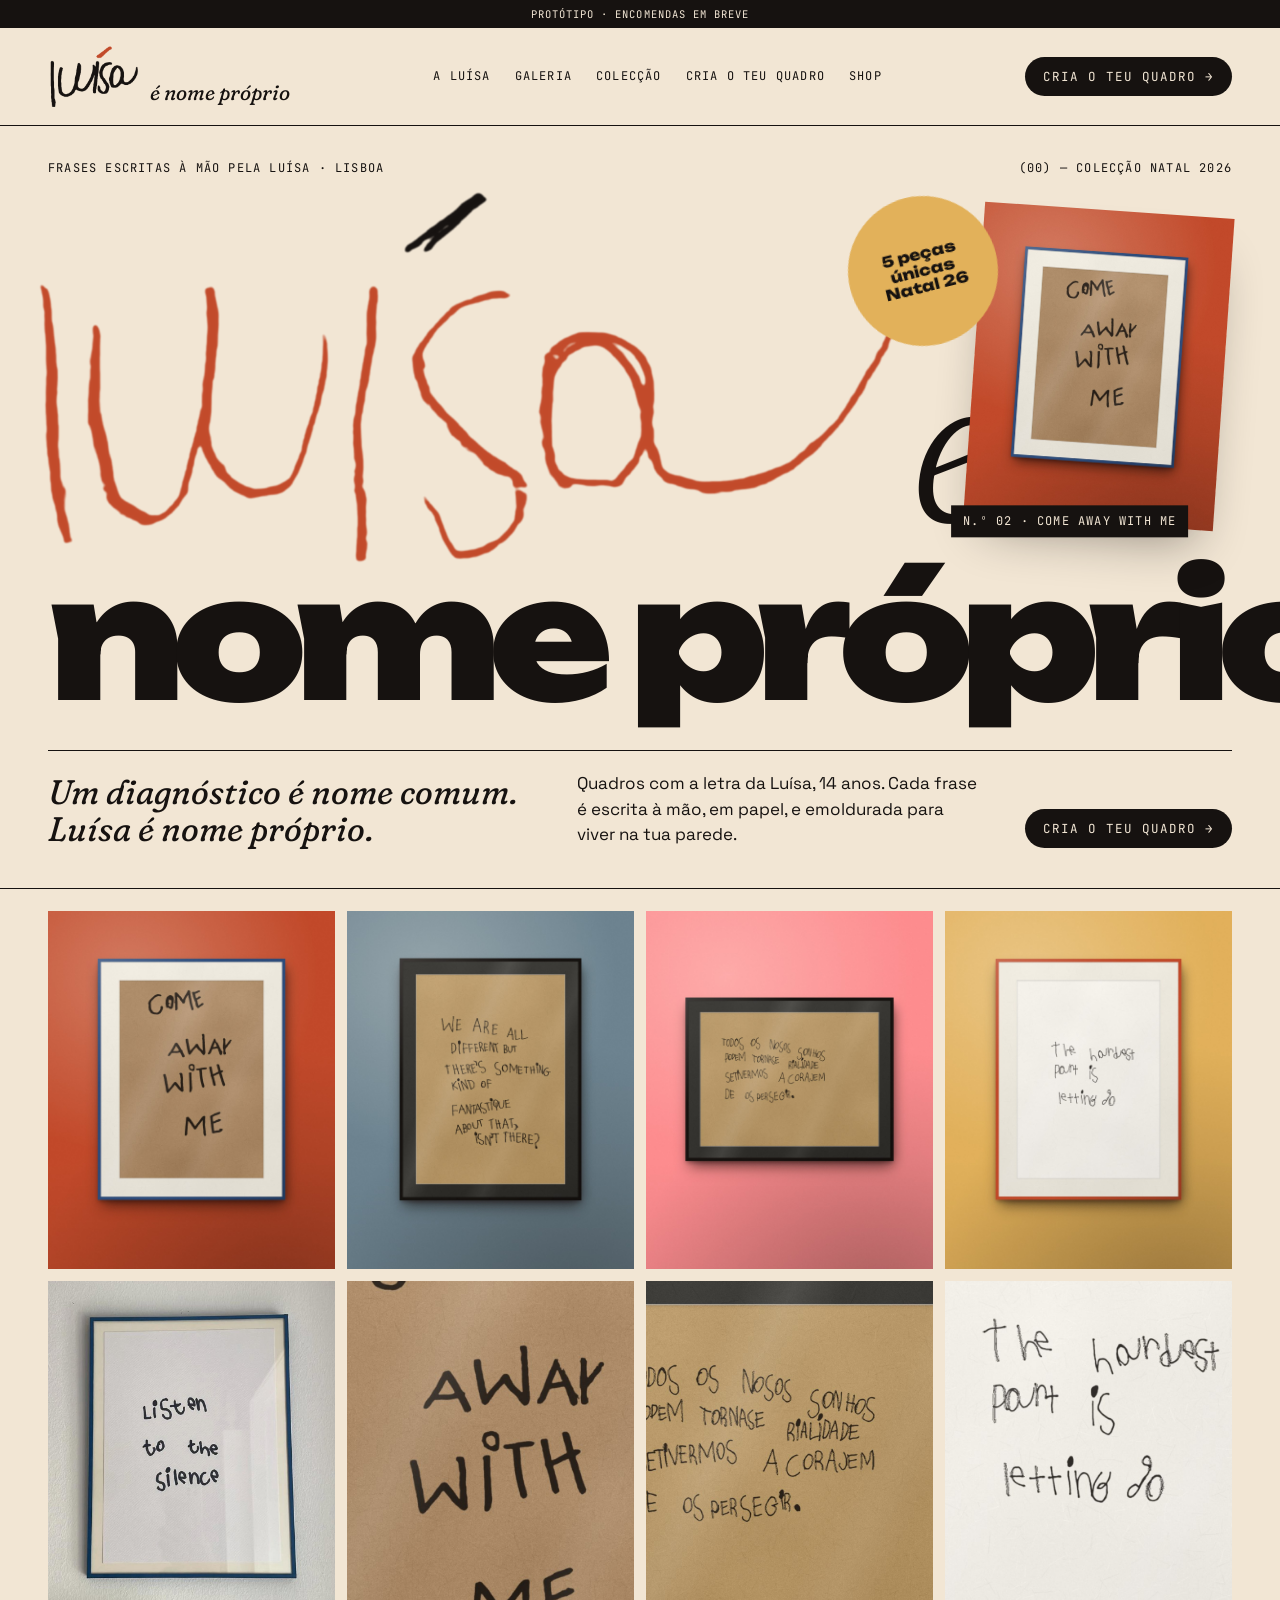
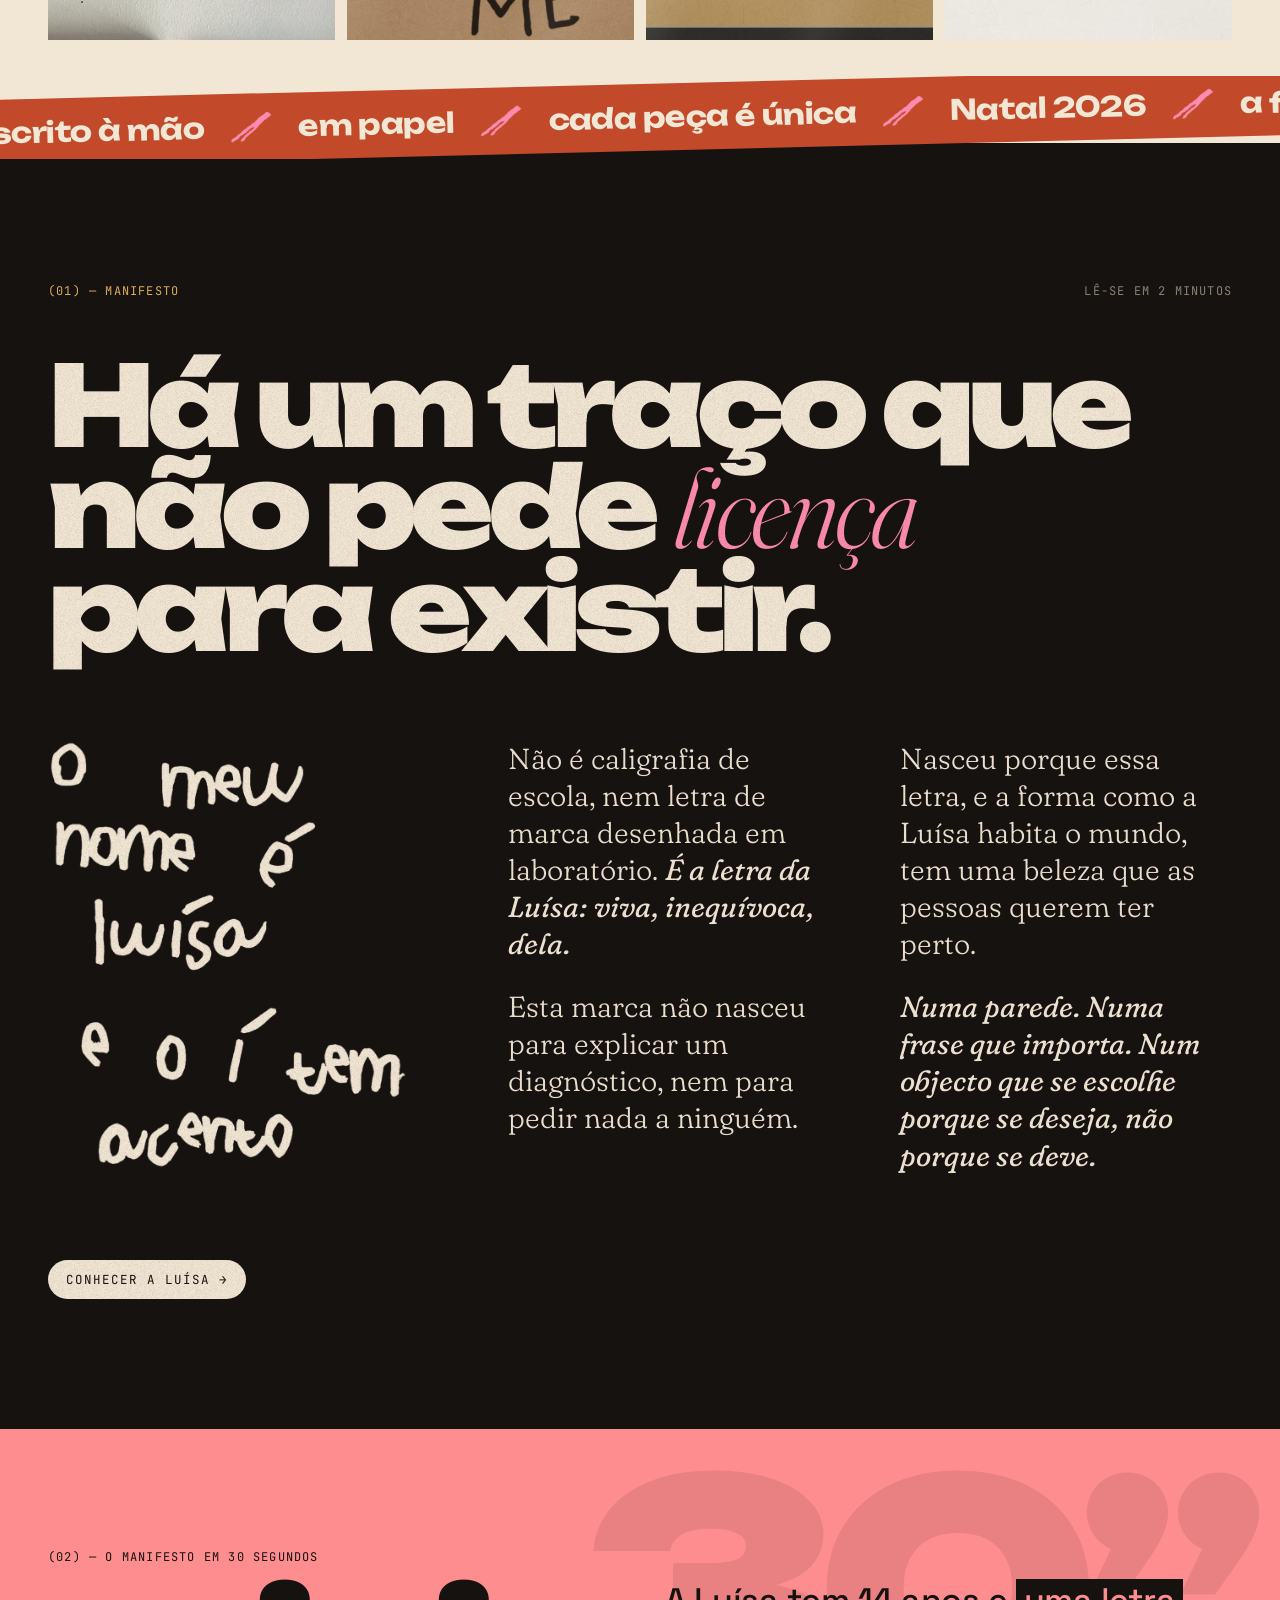
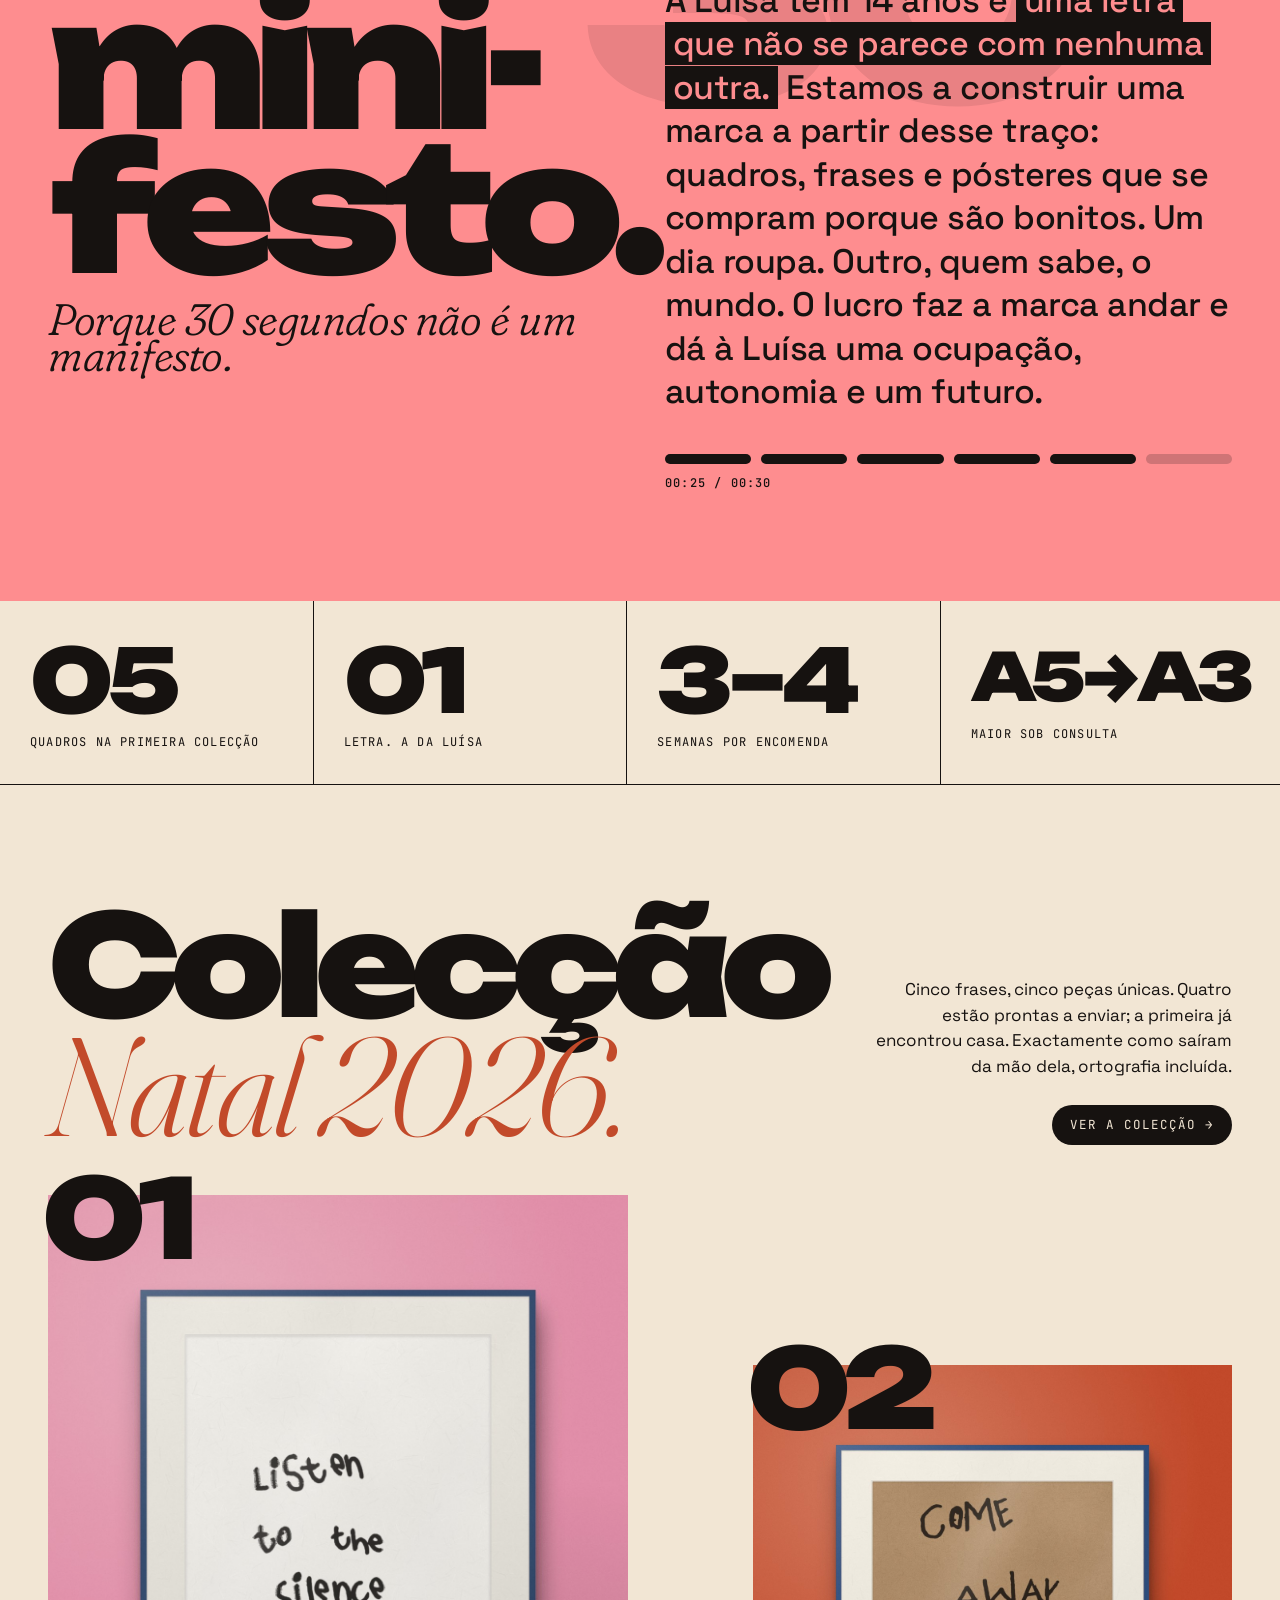
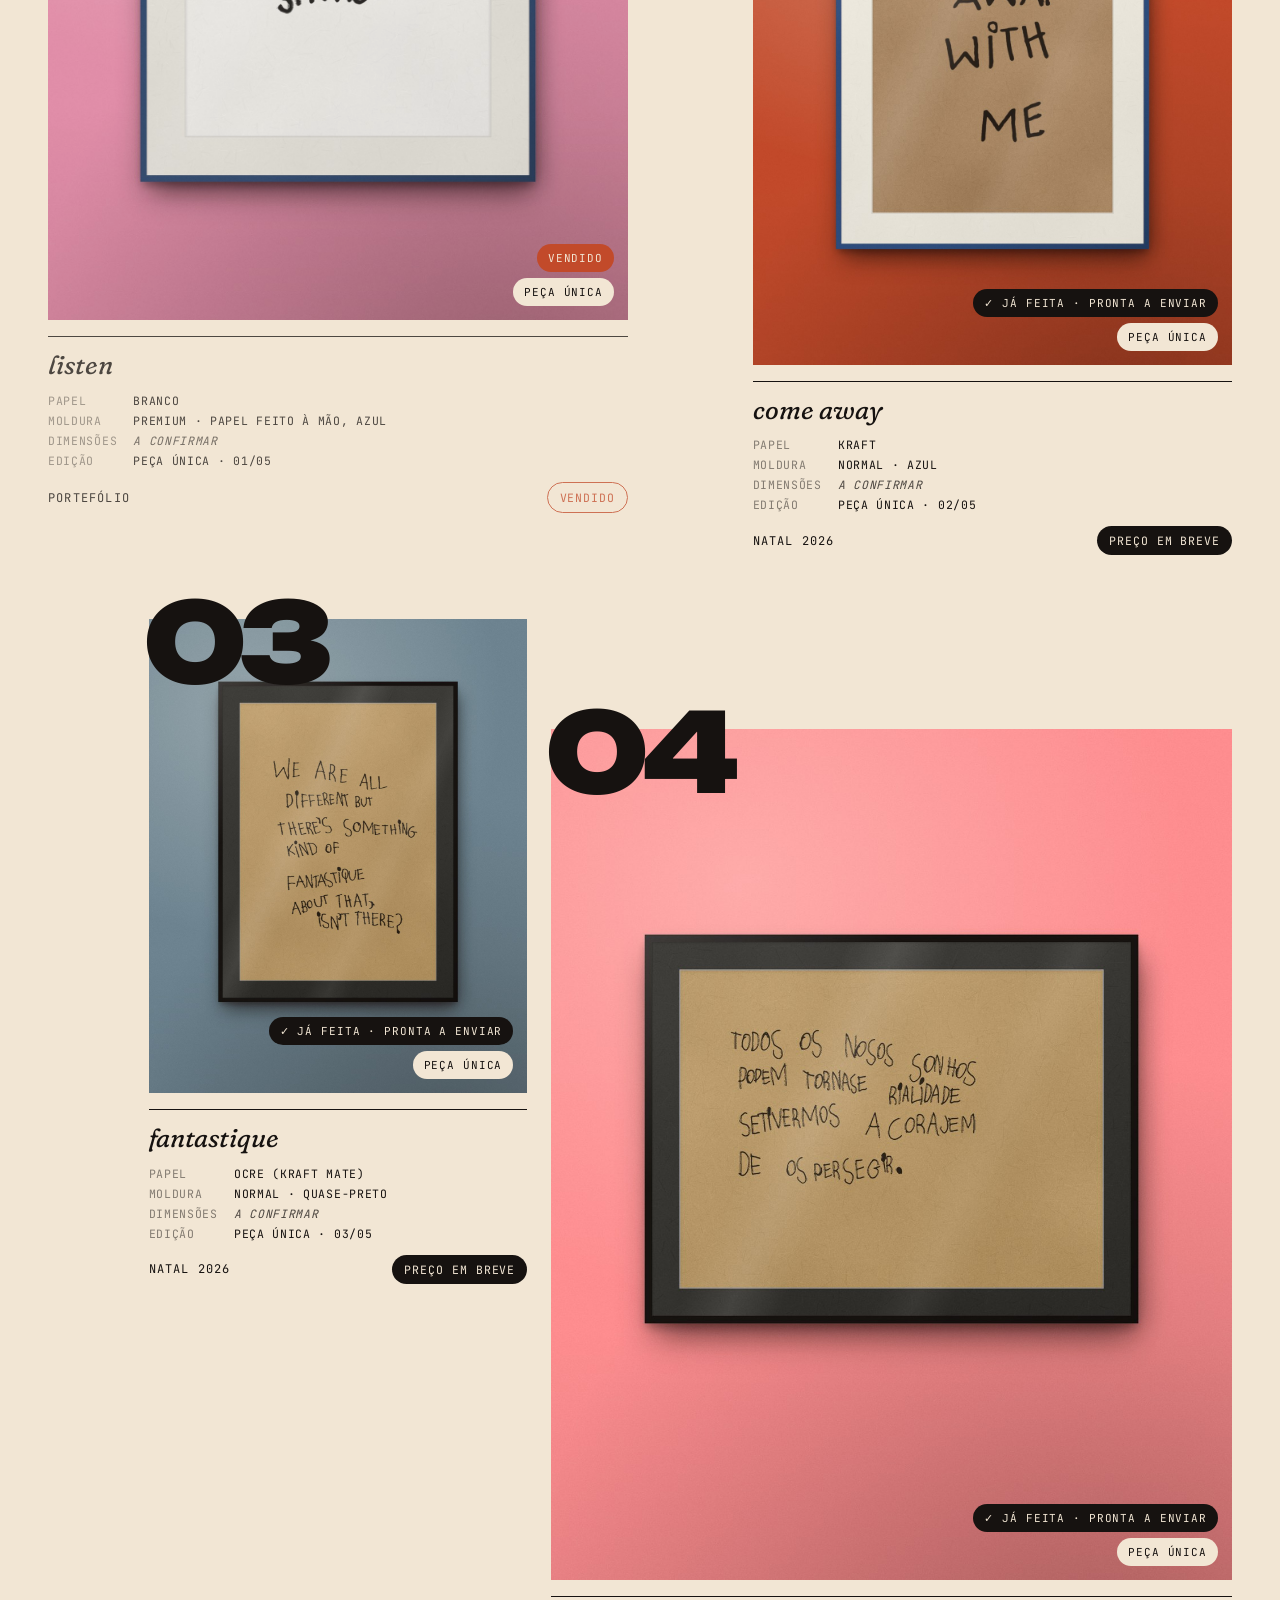
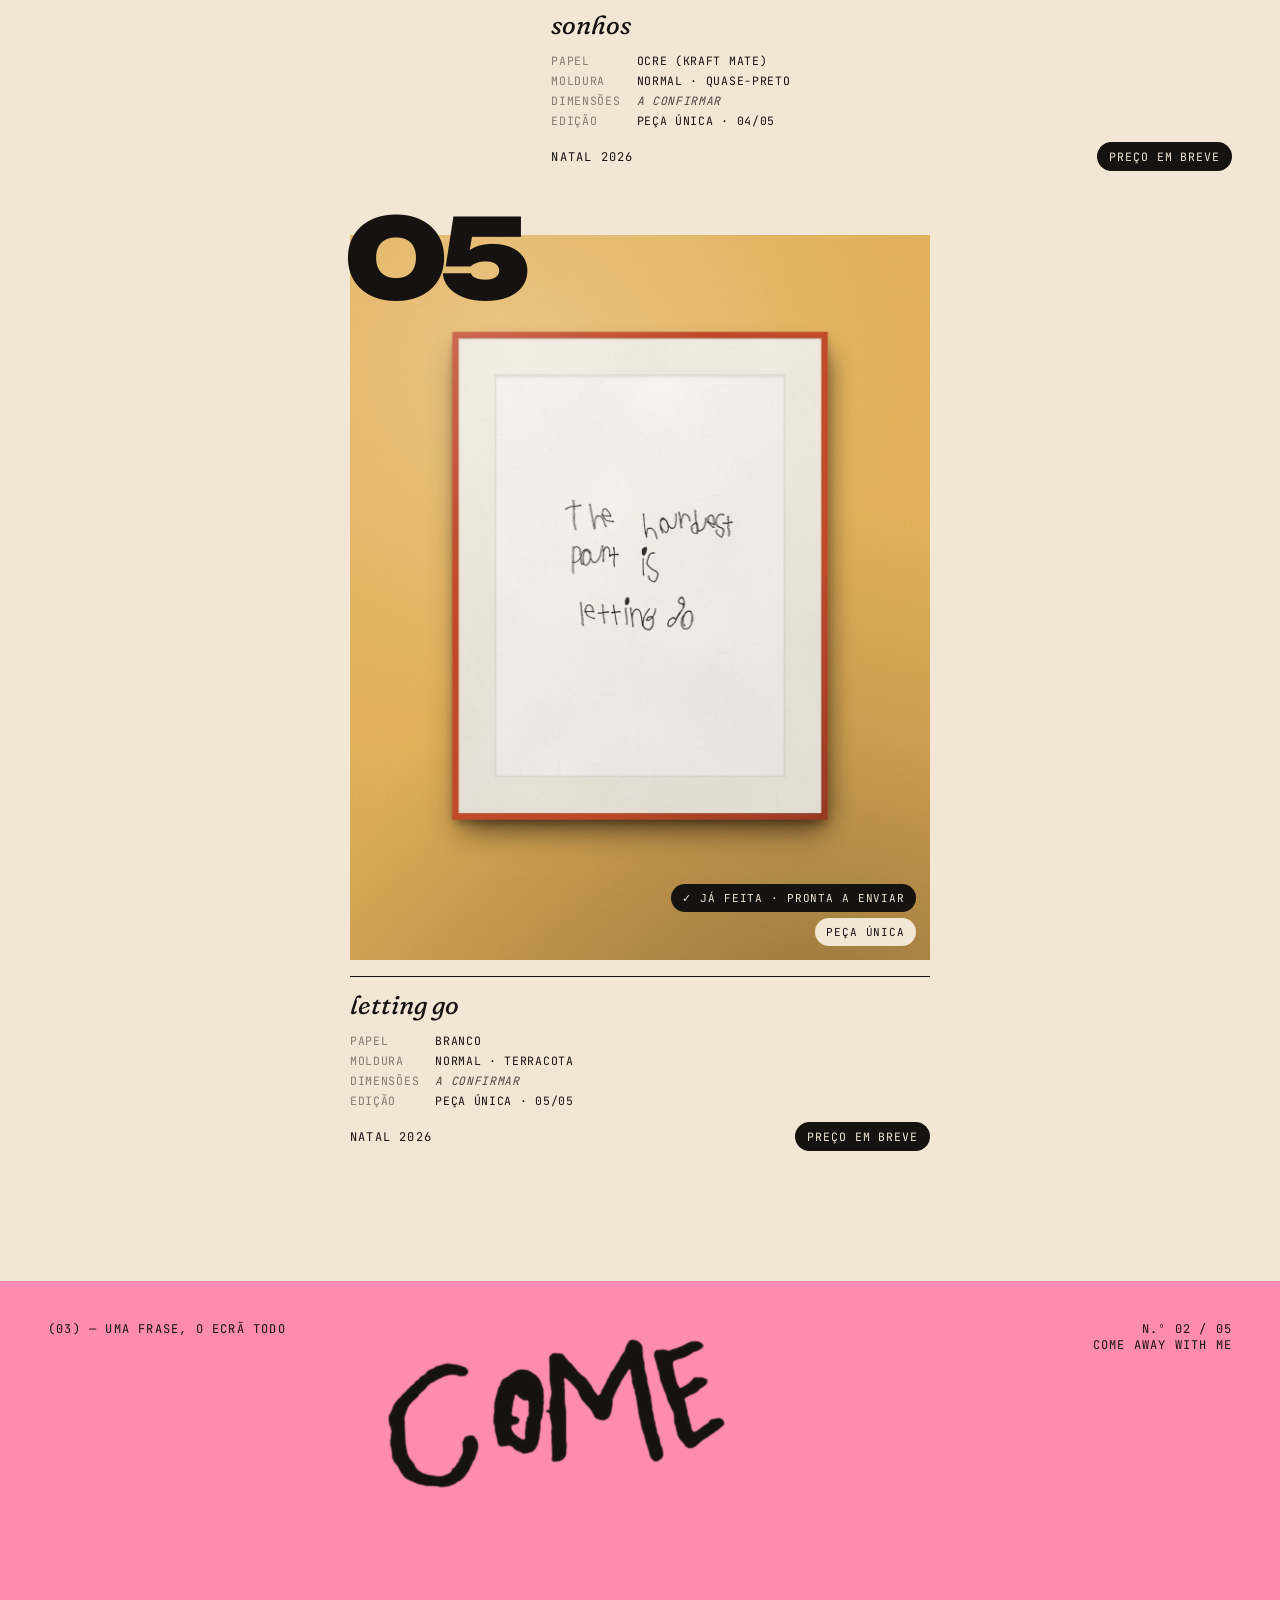
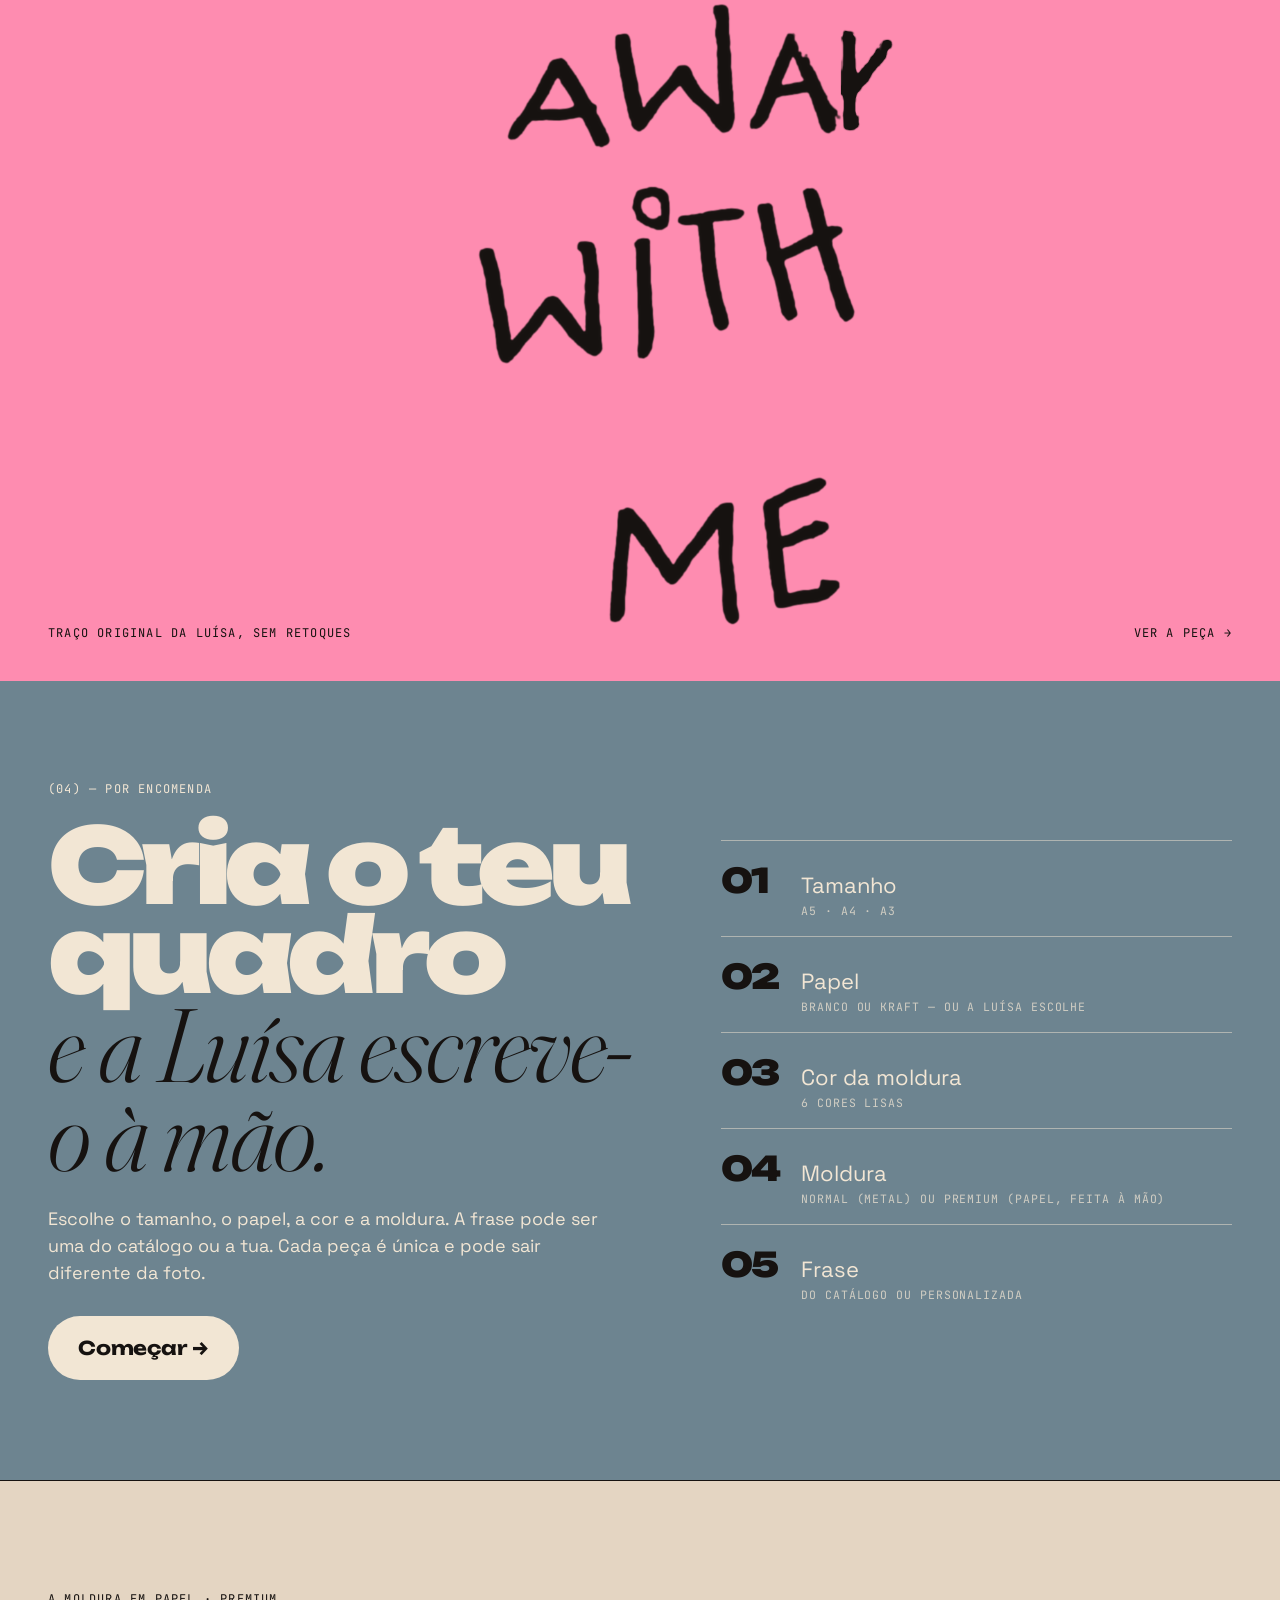
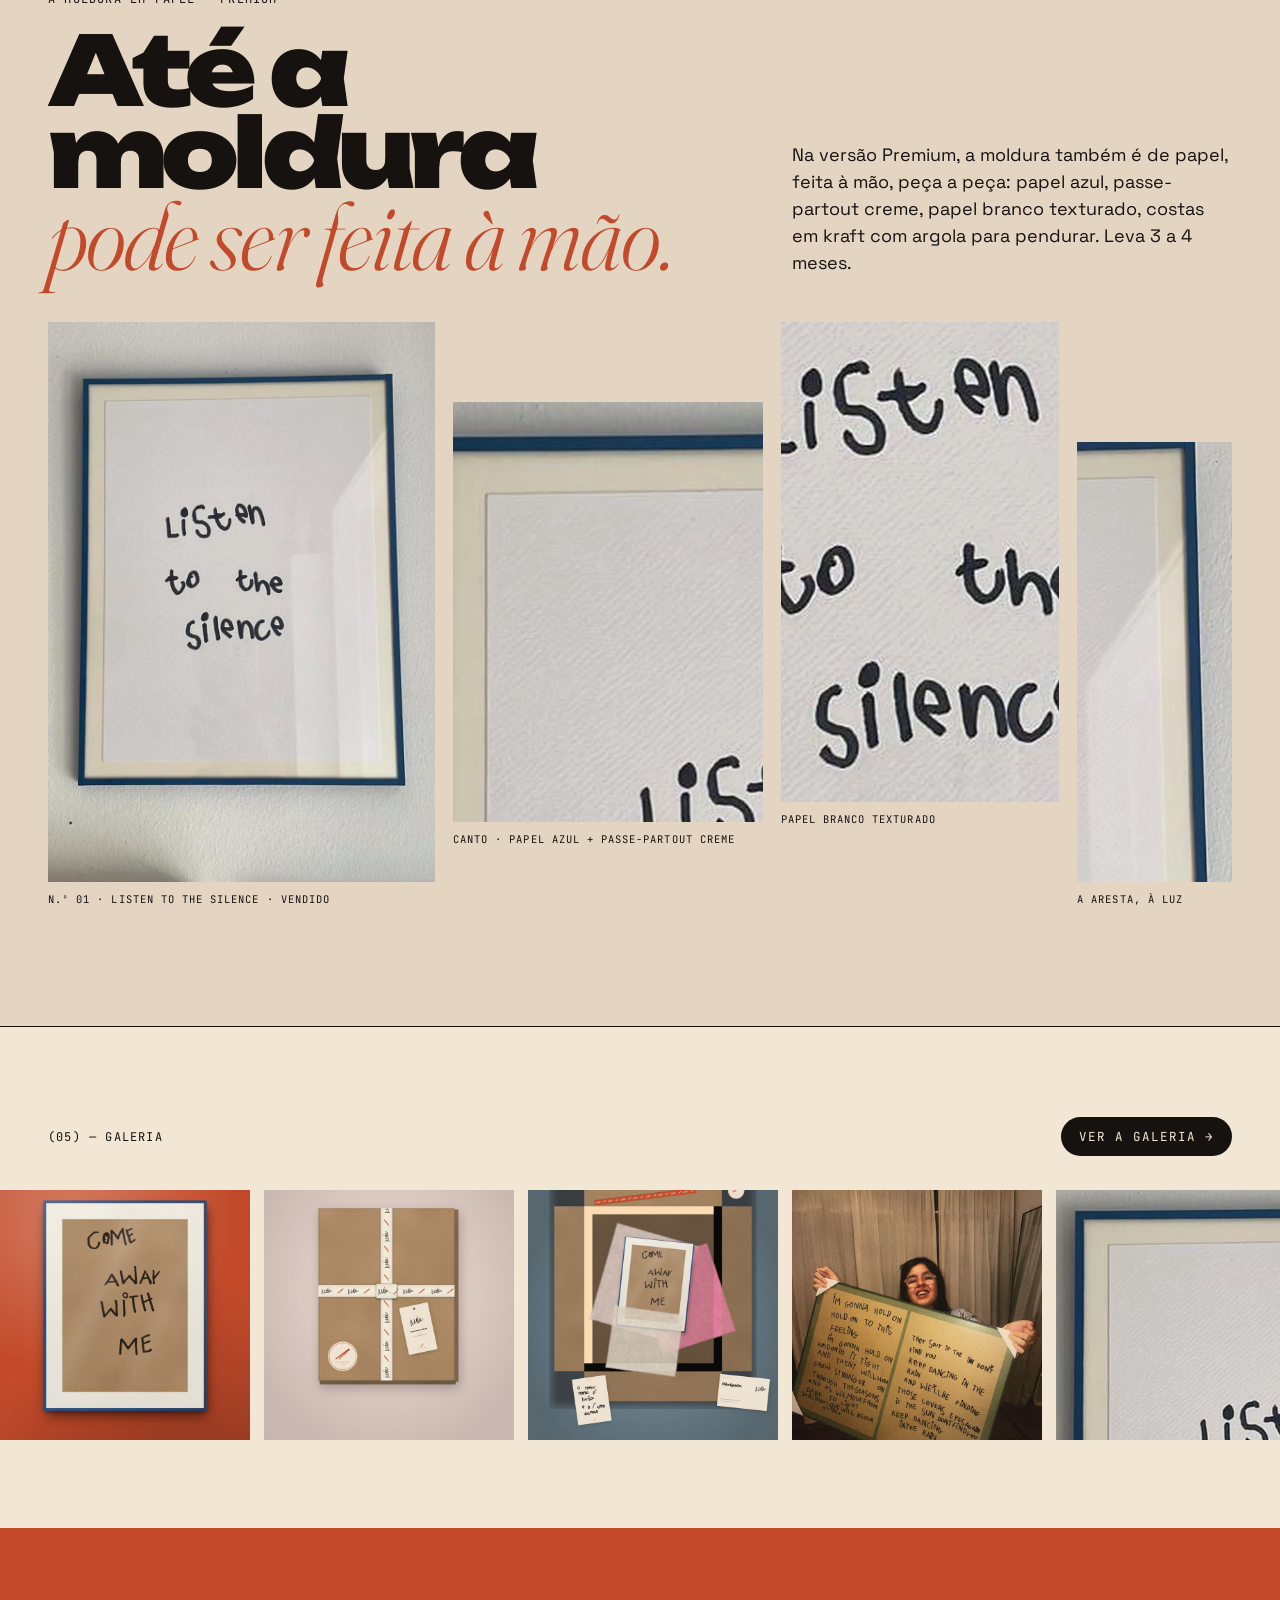
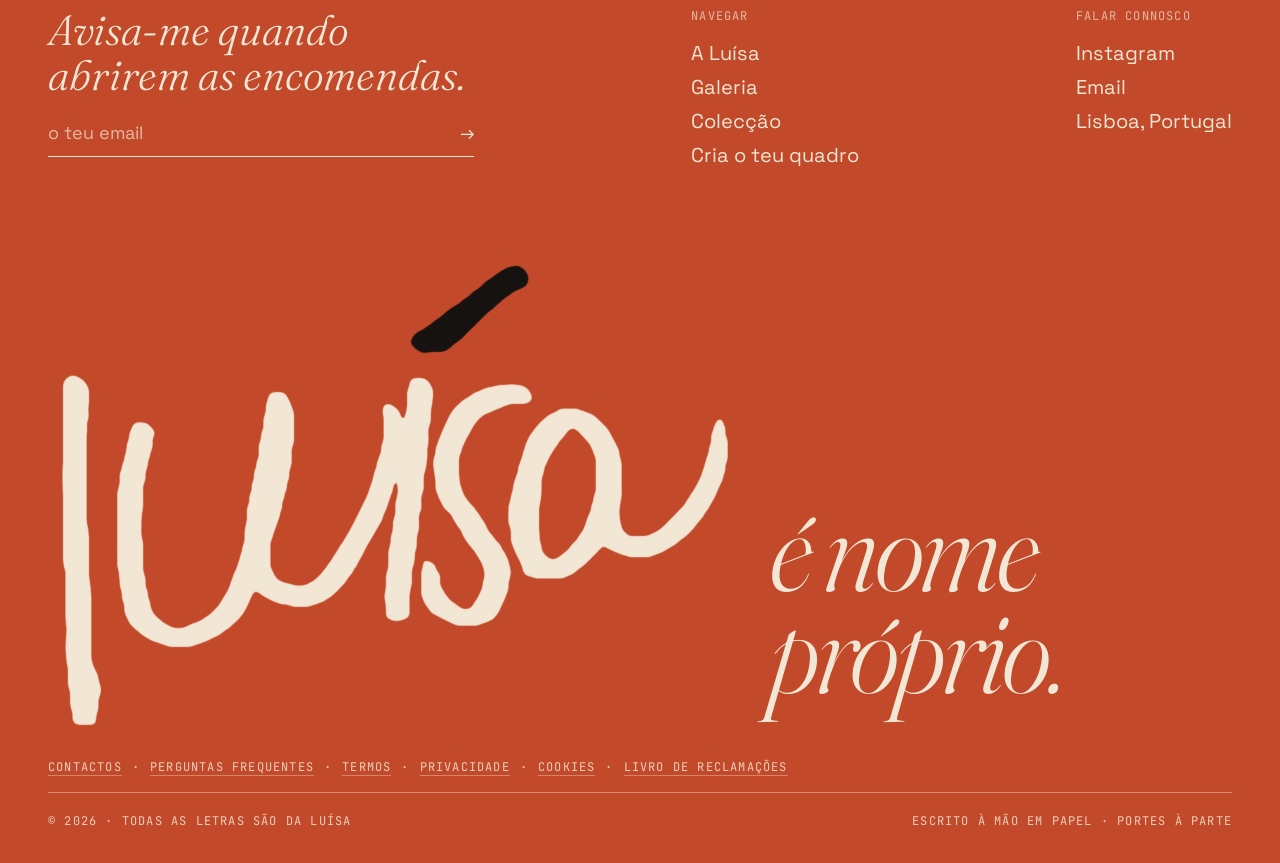
<file: index.html>
<!doctype html><html lang="pt-PT"><head><meta charset="utf-8"><meta name="viewport" content="width=device-width,initial-scale=1"><meta name="robots" content="noindex, nofollow"><title>Início · Luísa é nome próprio</title><link rel="stylesheet" href="base.css?v=20261121l"><link rel="stylesheet" href="site.css?v=20261121l"></head><body><div class="proto lbl">protótipo · encomendas em breve</div><nav class="top"><a class="brand" href="index.html" aria-label="Luísa é nome próprio"><span class="stack"><span class="hw cast-body" style="color:var(--preto)"></span><span class="hw cast-acc" style="color:var(--terra)"></span></span><em>é nome próprio</em></a><div class="links lbl"><a href="luisa.html" class="">A Luísa</a><a href="galeria.html" class="">Galeria</a><a href="loja.html" class="">Colecção</a><a href="cria.html" class="">Cria o teu quadro</a><a href="merch.html" class="">Shop</a></div><a class="cta" href="cria.html">Cria o teu quadro →</a><button class="menu-btn lbl" id="menuBtn" aria-expanded="false" aria-controls="mnav">Menu</button></nav>
<div class="mnav" id="mnav" hidden><a href="luisa.html" class="">A Luísa</a><a href="galeria.html" class="">Galeria</a><a href="loja.html" class="">Colecção</a><a href="cria.html" class="">Cria o teu quadro</a><a href="merch.html" class="">Shop</a><span class="lbl">protótipo · encomendas em breve</span></div>
<section class="hero"><div class="kicker lbl"><span>Frases escritas à mão pela Luísa · Lisboa</span><span>(00) — Colecção Natal 2026</span></div>
<a class="peek" href="loja.html"><img src="assets/q-02-come-away.jpg" alt=""><span class="lbl">N.º 02 · come away with me</span></a>
<div class="sticker">5 peças<br>únicas<br>Natal 26</div>
<div class="l1"><div class="stack wm"><span class="hw luisa-body" style="color:var(--terra)"></span><span class="hw luisa-acc" style="color:var(--preto)"></span></div><span class="e">é</span></div>
<h1>nome próprio<span class="dot">.</span></h1>
<div class="bottom"><p class="q">Um diagnóstico é nome comum. Luísa é nome próprio.</p><p class="s">Quadros com a letra da Luísa, 14 anos. Cada frase é escrita à mão, em papel, e emoldurada para viver na tua parede.</p><div style="text-align:right"><a class="cta" href="cria.html">Cria o teu quadro →</a></div></div></section>
<section class="topgal" aria-label="Peças"><div class="tg-track"><a class="tg" href="loja.html"><img src="assets/q-02-come-away.jpg" alt="come away with me" loading="lazy"></a><a class="tg" href="loja.html"><img src="assets/q-03-fantastique.jpg" alt="we are all different but there’s something kind of fantastique about that, isn’t there?" loading="lazy"></a><a class="tg" href="loja.html"><img src="assets/q-04-sonhos.jpg" alt="todos os nosos sonhos podem tornase rialidade se tivermos a corajem de os persegir." loading="lazy"></a><a class="tg" href="loja.html"><img src="assets/q-05-letting-go.jpg" alt="the hardest part is letting go" loading="lazy"></a><a class="tg" href="loja.html"><img src="assets/moldura-papel-1.jpg" alt="listen to the silence" loading="lazy"></a><a class="tg" href="loja.html"><img src="assets/g/perto-come-l.jpg" alt="come away with me, pormenor" loading="lazy"></a><a class="tg" href="loja.html"><img src="assets/g/perto-sonhos-l.jpg" alt="todos os nosos sonhos podem tornase rialidade se tivermos a corajem de os persegir." loading="lazy"></a><a class="tg" href="loja.html"><img src="assets/g/perto-letting-l.jpg" alt="the hardest part is letting go, pormenor" loading="lazy"></a></div></section>
<section class="hero-after"><p class="q">Um diagnóstico é nome comum. Luísa é nome próprio.</p><p class="s">Quadros com a letra da Luísa, 14 anos. Cada frase é escrita à mão, em papel, e emoldurada para viver na tua parede.</p></section>

<div class="mq-wrap"><div class="marquee"><span>escrito à mão <i class="hw duplo"></i> em papel <i class="hw duplo"></i> cada peça é única <i class="hw duplo"></i> Natal 2026 <i class="hw duplo"></i> a frase é tua, a letra é dela <i class="hw duplo"></i> escrito à mão <i class="hw duplo"></i> em papel <i class="hw duplo"></i> cada peça é única <i class="hw duplo"></i> Natal 2026 <i class="hw duplo"></i> a frase é tua, a letra é dela <i class="hw duplo"></i> escrito à mão <i class="hw duplo"></i> em papel <i class="hw duplo"></i> cada peça é única <i class="hw duplo"></i> Natal 2026 <i class="hw duplo"></i> a frase é tua, a letra é dela <i class="hw duplo"></i> escrito à mão <i class="hw duplo"></i> em papel <i class="hw duplo"></i> cada peça é única <i class="hw duplo"></i> Natal 2026 <i class="hw duplo"></i> a frase é tua, a letra é dela <i class="hw duplo"></i> </span></div></div>
<section class="manif grain" id="manifesto"><div class="head"><span class="lbl">(01) — Manifesto</span><span class="lbl" style="color:#8f8473">Lê-se em 2 minutos</span></div>
<h2>Há um traço que não pede <em>licença</em> para existir.</h2>
<div class="cols"><div><span class="hw frase"></span></div>
<div><p>Não é caligrafia de escola, nem letra de marca desenhada em laboratório. <b>É a letra da Luísa: viva, inequívoca, dela.</b></p><p>Esta marca não nasceu para explicar um diagnóstico, nem para pedir nada a ninguém.</p></div>
<div><p>Nasceu porque essa letra, e a forma como a Luísa habita o mundo, tem uma beleza que as pessoas querem ter perto.</p><p><b>Numa parede. Numa frase que importa. Num objecto que se escolhe porque se deseja, não porque se deve.</b></p></div></div>
<div style="margin-top:60px"><a class="cta light" href="luisa.html">Conhecer a Luísa →</a></div></section>

<section class="mini" id="minifesto">
<div class="big30">30”</div>
<div><div class="lbl" style="margin-bottom:26px">(02) — O manifesto em 30 segundos</div><h2>mini­festo.<small>Porque 30 segundos não é um manifesto.</small></h2></div>
<div class="pitch">A Luísa tem 14 anos e <span class="hl">uma letra que não se parece com nenhuma outra.</span> Estamos a construir uma marca a partir desse traço: quadros, frases e pósteres que se compram porque são bonitos. Um dia roupa. Outro, quem sabe, o mundo. O lucro faz a marca andar e dá à Luísa uma ocupação, autonomia e um futuro.
<div class="timer"><i></i><i></i><i></i><i></i><i></i><i class="off"></i></div><div class="lbl" style="margin-top:12px">00:25 / 00:30</div></div>
</section>
<section class="nums">
<div><b>05</b><span>Quadros na primeira colecção</span></div>
<div><b>01</b><span>Letra. A da Luísa</span></div>
<div><b>3–4</b><span>Semanas por encomenda</span></div>
<div><b style="font-size:66px;line-height:1.08">A5→A3</b><span>Maior sob consulta</span></div>
</section>

<div class="sec-h" id="colecao"><h2>Colecção<br><em>Natal 2026.</em></h2><p>Cinco frases, cinco peças únicas. Quatro estão prontas a enviar; a primeira já encontrou casa. Exactamente como saíram da mão dela, ortografia incluída. <br><br><a class="cta" href="loja.html">Ver a colecção →</a></p></div>
<section class="grid5"><div class="piece p1 is-sold" data-kind="vendida"><span class="n">01</span><div class="img"><img src="assets/q-01-listen.jpg" alt="listen to the silence"><div class="tags"><span class="tag sold">Vendido</span><span class="tag">Peça única</span></div></div>
<div class="cap"><h3 class="ptitle">listen</h3><dl><dt>Papel</dt><dd>Branco</dd><dt>Moldura</dt><dd>Premium · papel feito à mão, azul</dd><dt>Dimensões</dt><dd class="medida-pendente"><!-- TODO-MEDIDA: N.º 01 · listen to the silence — medida real da moldura ainda não registada -->a confirmar</dd><dt>Edição</dt><dd>Peça única · 01/05</dd></dl>
<div class="row"><span class="lbl">Portefólio</span><span class="price-ph sold">vendido</span></div></div></div><a class="piece p2" href="loja.html" data-kind="pronta"><span class="n">02</span><div class="img"><img src="assets/q-02-come-away.jpg" alt="come away with me"><div class="tags"><span class="tag go">✓ Já feita · pronta a enviar</span><span class="tag">Peça única</span></div></div>
<div class="cap"><h3 class="ptitle">come away</h3><dl><dt>Papel</dt><dd>Kraft</dd><dt>Moldura</dt><dd>Normal · azul</dd><dt>Dimensões</dt><dd class="medida-pendente"><!-- TODO-MEDIDA: N.º 02 · come away with me — medida real da moldura ainda não registada -->a confirmar</dd><dt>Edição</dt><dd>Peça única · 02/05</dd></dl>
<div class="row"><span class="lbl">Natal 2026</span><span class="price-ph">preço em breve</span></div></div></a><a class="piece p3" href="loja.html" data-kind="pronta"><span class="n">03</span><div class="img"><img src="assets/q-03-fantastique.jpg" alt="we are all different but there’s something kind of fantastique about that, isn’t there?"><div class="tags"><span class="tag go">✓ Já feita · pronta a enviar</span><span class="tag">Peça única</span></div></div>
<div class="cap"><h3 class="ptitle">fantastique</h3><dl><dt>Papel</dt><dd>Ocre (kraft mate)</dd><dt>Moldura</dt><dd>Normal · quase-preto</dd><dt>Dimensões</dt><dd class="medida-pendente"><!-- TODO-MEDIDA: N.º 03 · we are all different but there’s something kind of fantastique about that, isn’t there? — medida real da moldura ainda não registada -->a confirmar</dd><dt>Edição</dt><dd>Peça única · 03/05</dd></dl>
<div class="row"><span class="lbl">Natal 2026</span><span class="price-ph">preço em breve</span></div></div></a><a class="piece p4" href="loja.html" data-kind="pronta"><span class="n">04</span><div class="img"><img src="assets/q-04-sonhos.jpg" alt="todos os nosos sonhos podem tornase rialidade se tivermos a corajem de os persegir."><div class="tags"><span class="tag go">✓ Já feita · pronta a enviar</span><span class="tag">Peça única</span></div></div>
<div class="cap"><h3 class="ptitle">sonhos</h3><dl><dt>Papel</dt><dd>Ocre (kraft mate)</dd><dt>Moldura</dt><dd>Normal · quase-preto</dd><dt>Dimensões</dt><dd class="medida-pendente"><!-- TODO-MEDIDA: N.º 04 · todos os nosos sonhos podem tornase rialidade se tivermos a corajem de os persegir. — medida real da moldura ainda não registada -->a confirmar</dd><dt>Edição</dt><dd>Peça única · 04/05</dd></dl>
<div class="row"><span class="lbl">Natal 2026</span><span class="price-ph">preço em breve</span></div></div></a><a class="piece p5" href="loja.html" data-kind="pronta"><span class="n">05</span><div class="img"><img src="assets/q-05-letting-go.jpg" alt="the hardest part is letting go"><div class="tags"><span class="tag go">✓ Já feita · pronta a enviar</span><span class="tag">Peça única</span></div></div>
<div class="cap"><h3 class="ptitle">letting go</h3><dl><dt>Papel</dt><dd>Branco</dd><dt>Moldura</dt><dd>Normal · terracota</dd><dt>Dimensões</dt><dd class="medida-pendente"><!-- TODO-MEDIDA: N.º 05 · the hardest part is letting go — medida real da moldura ainda não registada -->a confirmar</dd><dt>Edição</dt><dd>Peça única · 05/05</dd></dl>
<div class="row"><span class="lbl">Natal 2026</span><span class="price-ph">preço em breve</span></div></div></a></section>
<section class="full"><span class="lbl tl">(03) — Uma frase, o ecrã todo</span><span class="lbl tr">N.º 02 / 05<br>come away with me</span><span class="hw f-come"></span><span class="lbl bl">Traço original da Luísa, sem retoques</span><a class="lbl br" href="loja.html">Ver a peça →</a></section>
<section class="band"><div><div class="lbl" style="margin-bottom:24px">(04) — Por encomenda</div><h2>Cria o teu quadro<em>e a Luísa escreve-o à mão.</em></h2><p style="font-size:18px;line-height:1.5;margin:26px 0 30px;max-width:560px">Escolhe o tamanho, o papel, a cor e a moldura. A frase pode ser uma do catálogo ou a tua. Cada peça é única e pode sair diferente da foto.</p><a class="cta big light" href="cria.html">Começar →</a></div>
<ol><li><div>Tamanho<small>A5 · A4 · A3</small></div></li><li><div>Papel<small>branco ou kraft — ou a Luísa escolhe</small></div></li><li><div>Cor da moldura<small>6 cores lisas</small></div></li><li><div>Moldura<small>Normal (metal) ou Premium (papel, feita à mão)</small></div></li><li><div>Frase<small>do catálogo ou personalizada</small></div></li></ol></section>
<section class="mold" id="moldura-papel"><div class="mold-h"><div><div class="lbl" style="margin-bottom:22px">A moldura em papel · Premium</div><h2>Até a moldura<em>pode ser feita à mão.</em></h2></div>
<p>Na versão Premium, a moldura também é de papel, feita à mão, peça a peça: papel azul, passe-partout creme, papel branco texturado, costas em kraft com argola para pendurar. Leva 3 a 4 meses.</p></div>
<div class="mold-g"><figure class="g1"><img src="assets/moldura-papel-1.jpg" alt="Quadro listen to the silence com moldura em papel azul"><figcaption class="lbl">N.º 01 · listen to the silence · vendido</figcaption></figure>
<figure class="g2"><img src="assets/moldura-papel-2.jpg" alt="Canto da moldura em papel"><figcaption class="lbl">Canto · papel azul + passe-partout creme</figcaption></figure>
<figure class="g3"><img src="assets/moldura-papel-3.jpg" alt="Letra da Luísa sobre papel texturado"><figcaption class="lbl">Papel branco texturado</figcaption></figure>
<figure class="g4"><img src="assets/moldura-papel-4.jpg" alt="Aresta da moldura em papel"><figcaption class="lbl">A aresta, à luz</figcaption></figure></div></section><section class="gstrip"><div class="gs-h"><div class="lbl">(05) — Galeria</div><a class="cta" href="galeria.html">Ver a galeria →</a></div><div class="gm"><div class="gm-track"><a href="galeria.html" class="gt"><img src="assets/g/q-02-come-away.jpg" alt="" loading="lazy"></a><a href="galeria.html" class="gt"><img src="assets/g/embrulho.jpg" alt="" loading="lazy"></a><a href="galeria.html" class="gt"><img src="assets/g/unboxing.jpg" alt="" loading="lazy"></a><a href="galeria.html" class="gt"><img src="assets/g/luisa.jpg" alt="" loading="lazy"></a><a href="galeria.html" class="gt"><img src="assets/g/moldura-2.jpg" alt="" loading="lazy"></a><a href="galeria.html" class="gt"><img src="assets/g/q-04-sonhos.jpg" alt="" loading="lazy"></a><a href="galeria.html" class="gt"><img src="assets/g/q-03-fantastique.jpg" alt="" loading="lazy"></a><a href="galeria.html" class="gt"><img src="assets/g/perto-letting.jpg" alt="" loading="lazy"></a><a href="galeria.html" class="gt"><img src="assets/g/moldura-1.jpg" alt="" loading="lazy"></a><a href="galeria.html" class="gt"><img src="assets/g/q-05-letting-go.jpg" alt="" loading="lazy"></a><a href="galeria.html" class="gt"><img src="assets/g/q-02-come-away.jpg" alt="" loading="lazy"></a><a href="galeria.html" class="gt"><img src="assets/g/embrulho.jpg" alt="" loading="lazy"></a><a href="galeria.html" class="gt"><img src="assets/g/unboxing.jpg" alt="" loading="lazy"></a><a href="galeria.html" class="gt"><img src="assets/g/luisa.jpg" alt="" loading="lazy"></a><a href="galeria.html" class="gt"><img src="assets/g/moldura-2.jpg" alt="" loading="lazy"></a><a href="galeria.html" class="gt"><img src="assets/g/q-04-sonhos.jpg" alt="" loading="lazy"></a><a href="galeria.html" class="gt"><img src="assets/g/q-03-fantastique.jpg" alt="" loading="lazy"></a><a href="galeria.html" class="gt"><img src="assets/g/perto-letting.jpg" alt="" loading="lazy"></a><a href="galeria.html" class="gt"><img src="assets/g/moldura-1.jpg" alt="" loading="lazy"></a><a href="galeria.html" class="gt"><img src="assets/g/q-05-letting-go.jpg" alt="" loading="lazy"></a></div></div></section>
<footer><div class="top"><div><h3>Avisa-me quando abrirem as encomendas.</h3><div class="in"><span style="opacity:.7">o teu email</span><span>→</span></div></div>
<div class="col"><div class="lbl">Navegar</div><a href="luisa.html">A Luísa</a><a href="galeria.html">Galeria</a><a href="loja.html">Colecção</a><a href="cria.html">Cria o teu quadro</a></div>
<div class="col"><div class="lbl">Falar connosco</div><a>Instagram</a><a>Email</a><a>Lisboa, Portugal</a></div></div>
<div class="giant"><span class="stack wmf"><span class="hw cast-body" style="color:var(--papel)"></span><span class="hw cast-acc" style="color:var(--preto)"></span></span><em>é nome próprio.</em></div>
<nav class="legal-links lbl" aria-label="Informação legal"><a href="contactos.html">Contactos</a> · <a href="faq.html">Perguntas frequentes</a> · <a href="termos.html">Termos</a> · <a href="privacidade.html">Privacidade</a> · <a href="cookies.html">Cookies</a> · <a href="https://www.livroreclamacoes.pt" target="_blank" rel="noopener">Livro de Reclamações</a></nav><div class="legal lbl"><span>© 2026 · todas as letras são da Luísa</span><span>Escrito à mão em papel · portes à parte</span></div></footer><script src="js/nav.js"></script></body></html>
</file>
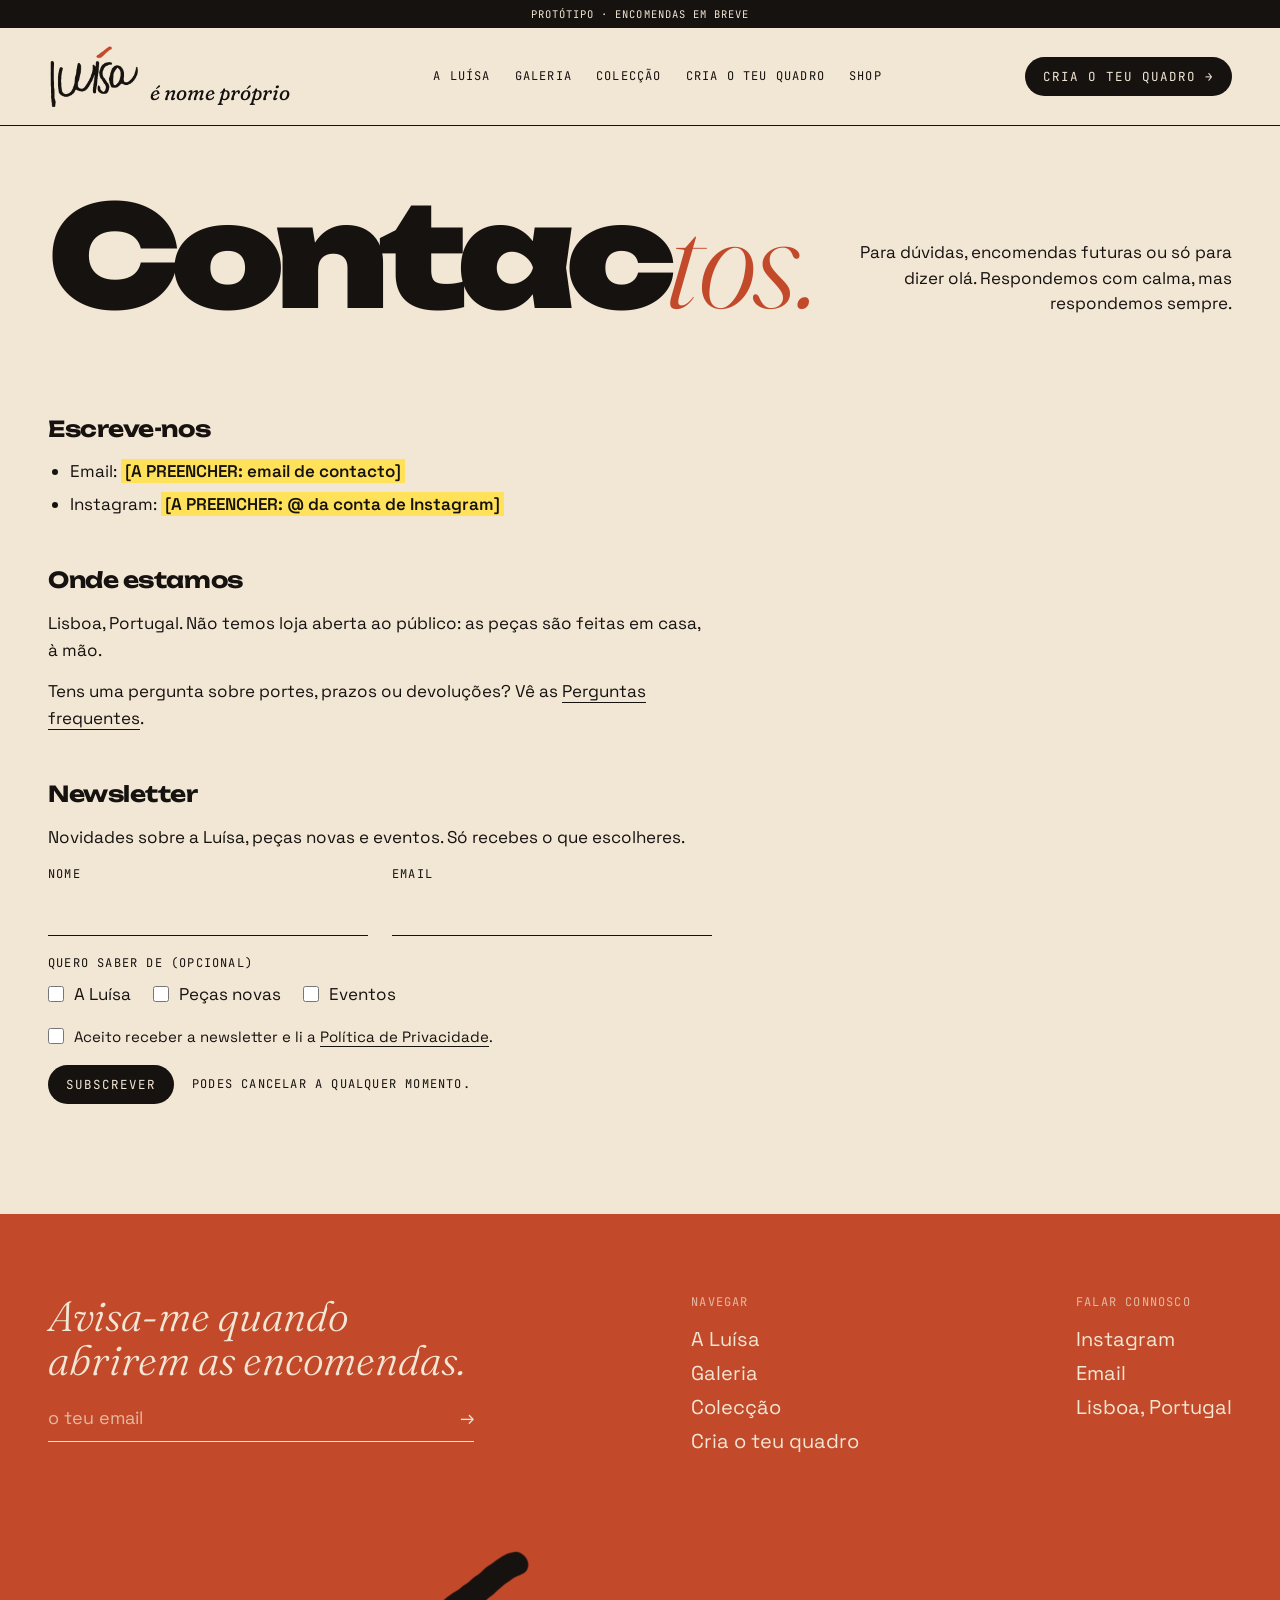
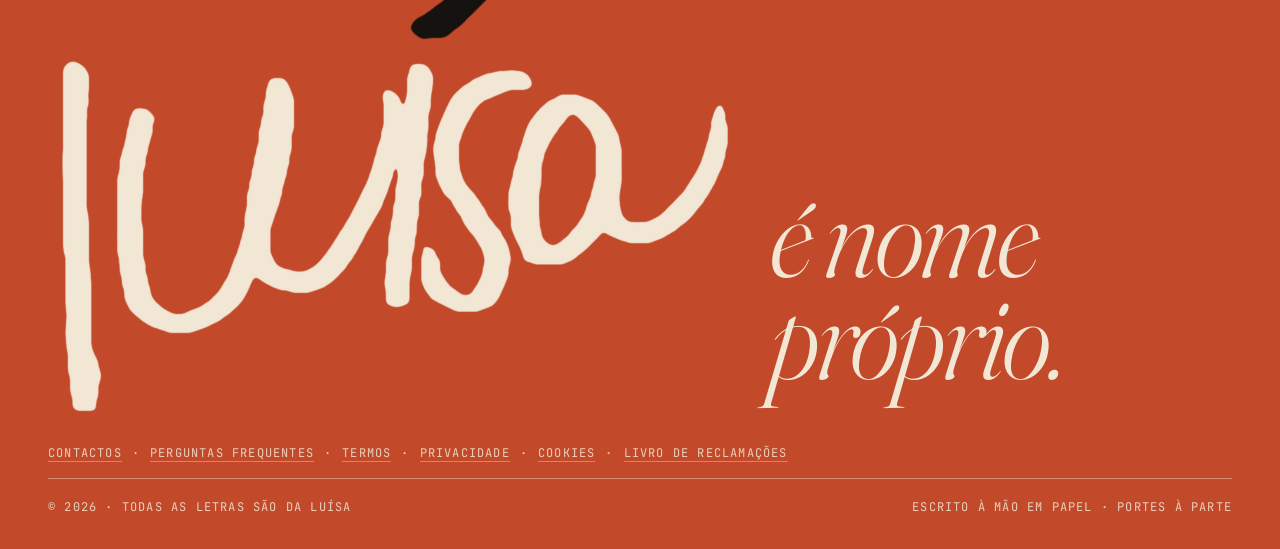
<file: contactos.html>
<!doctype html><html lang="pt-PT"><head><meta charset="utf-8"><meta name="viewport" content="width=device-width,initial-scale=1"><meta name="robots" content="noindex, nofollow"><title>Contactos · Luísa é nome próprio</title><link rel="stylesheet" href="base.css?v=20261121l"><link rel="stylesheet" href="site.css?v=20261121l"></head><body><div class="proto lbl">protótipo · encomendas em breve</div><nav class="top"><a class="brand" href="index.html" aria-label="Luísa é nome próprio"><span class="stack"><span class="hw cast-body" style="color:var(--preto)"></span><span class="hw cast-acc" style="color:var(--terra)"></span></span><em>é nome próprio</em></a><div class="links lbl"><a href="luisa.html" class="">A Luísa</a><a href="galeria.html" class="">Galeria</a><a href="loja.html" class="">Colecção</a><a href="cria.html" class="">Cria o teu quadro</a><a href="merch.html" class="">Shop</a></div><a class="cta" href="cria.html">Cria o teu quadro →</a><button class="menu-btn lbl" id="menuBtn" aria-expanded="false" aria-controls="mnav">Menu</button></nav>
<div class="mnav" id="mnav" hidden><a href="luisa.html" class="">A Luísa</a><a href="galeria.html" class="">Galeria</a><a href="loja.html" class="">Colecção</a><a href="cria.html" class="">Cria o teu quadro</a><a href="merch.html" class="">Shop</a><span class="lbl">protótipo · encomendas em breve</span></div>
<div class="sec-h" style="padding-top:70px"><h2>Contac<em>tos.</em></h2><p>Para dúvidas, encomendas futuras ou só para dizer olá. Respondemos com calma, mas respondemos sempre.</p></div>
<section class="doc">
<h3>Escreve-nos</h3>
<ul>
<li>Email: <mark class="fill">[A PREENCHER: email de contacto]</mark></li>
<li>Instagram: <mark class="fill">[A PREENCHER: @ da conta de Instagram]</mark></li>
</ul>
<h3>Onde estamos</h3>
<p>Lisboa, Portugal. Não temos loja aberta ao público: as peças são feitas em casa, à mão.</p>
<p>Tens uma pergunta sobre portes, prazos ou devoluções? Vê as <a href="faq.html">Perguntas frequentes</a>.</p>
<h3>Newsletter</h3>
<p>Novidades sobre a Luísa, peças novas e eventos. Só recebes o que escolheres.</p>
<form class="nl" action="https://6c8822cc.sibforms.com/serve/[base64]" method="post">
<div class="nl-row"><label class="nl-f"><span class="lbl">Nome</span><input type="text" name="NOME" autocomplete="name"></label><label class="nl-f"><span class="lbl">Email</span><input type="email" name="EMAIL" autocomplete="email" required></label></div>
<fieldset class="nl-int"><legend class="lbl">Quero saber de (opcional)</legend><label><input type="checkbox" name="LUISA" value="1"> A Luísa</label><label><input type="checkbox" name="PECAS_NOVAS" value="1"> Peças novas</label><label><input type="checkbox" name="EVENTOS" value="1"> Eventos</label></fieldset>
<label class="nl-ok"><input type="checkbox" name="OPT_IN" value="1" required> Aceito receber a newsletter e li a <a href="privacidade.html">Política de Privacidade</a>.</label>
<input type="text" name="email_address_check" value="" hidden tabindex="-1" autocomplete="off"><input type="hidden" name="locale" value="pt">
<div class="nl-end"><button class="cta" type="submit">Subscrever</button><span class="lbl nl-msg" role="status">Podes cancelar a qualquer momento.</span></div>
</form>
<script>document.querySelectorAll('form.nl').forEach(f=>f.addEventListener('submit',e=>{e.preventDefault();const b=f.querySelector('button[type=submit]'),m=f.querySelector('.nl-msg'),d=new FormData(f),s=new FormData();['EMAIL','email_address_check','locale'].forEach(k=>s.append(k,d.get(k)||''));b.disabled=true;m.textContent='A enviar…';fetch(f.action+'?isAjax=1',{method:'POST',body:s,credentials:'omit'}).then(r=>r.json()).then(j=>{if(j&&j.success){f.reset();m.textContent='Quase! Vê o teu email e confirma a inscrição.'}else{b.disabled=false;m.textContent='Não deu para subscrever. Confirma o email e tenta outra vez.'}}).catch(()=>{b.disabled=false;m.textContent='Não deu para subscrever. Tenta outra vez daqui a pouco.'})}))</script>
</section>
<footer><div class="top"><div><h3>Avisa-me quando abrirem as encomendas.</h3><div class="in"><span style="opacity:.7">o teu email</span><span>→</span></div></div>
<div class="col"><div class="lbl">Navegar</div><a href="luisa.html">A Luísa</a><a href="galeria.html">Galeria</a><a href="loja.html">Colecção</a><a href="cria.html">Cria o teu quadro</a></div>
<div class="col"><div class="lbl">Falar connosco</div><a>Instagram</a><a>Email</a><a>Lisboa, Portugal</a></div></div>
<div class="giant"><span class="stack wmf"><span class="hw cast-body" style="color:var(--papel)"></span><span class="hw cast-acc" style="color:var(--preto)"></span></span><em>é nome próprio.</em></div>
<nav class="legal-links lbl" aria-label="Informação legal"><a href="contactos.html">Contactos</a> · <a href="faq.html">Perguntas frequentes</a> · <a href="termos.html">Termos</a> · <a href="privacidade.html">Privacidade</a> · <a href="cookies.html">Cookies</a> · <a href="https://www.livroreclamacoes.pt" target="_blank" rel="noopener">Livro de Reclamações</a></nav><div class="legal lbl"><span>© 2026 · todas as letras são da Luísa</span><span>Escrito à mão em papel · portes à parte</span></div></footer><script src="js/nav.js"></script></body></html>
</file>
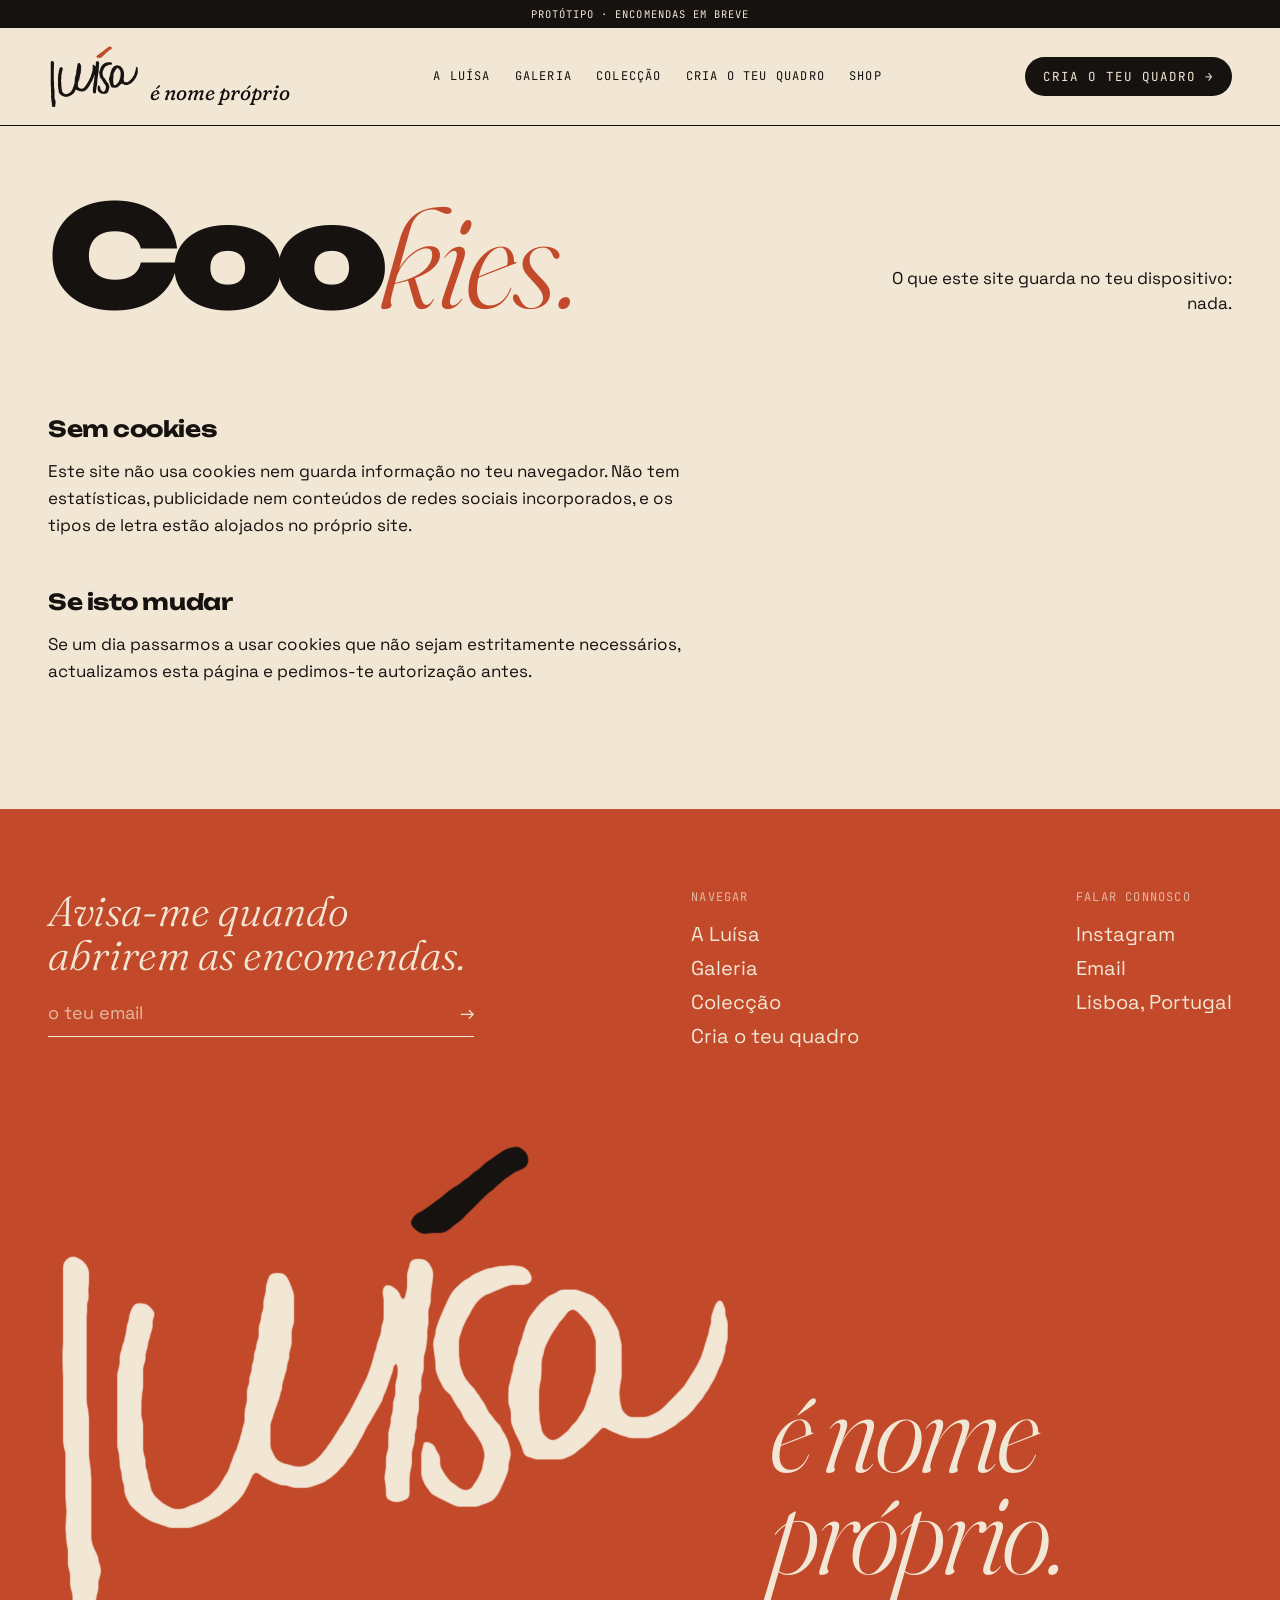
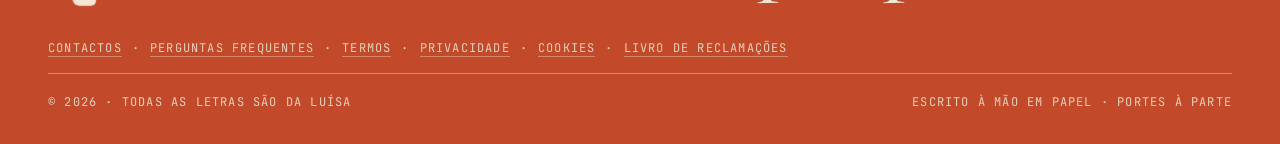
<file: cookies.html>
<!doctype html><html lang="pt-PT"><head><meta charset="utf-8"><meta name="viewport" content="width=device-width,initial-scale=1"><meta name="robots" content="noindex, nofollow"><title>Cookies · Luísa é nome próprio</title><link rel="stylesheet" href="base.css?v=20261121l"><link rel="stylesheet" href="site.css?v=20261121l"></head><body><div class="proto lbl">protótipo · encomendas em breve</div><nav class="top"><a class="brand" href="index.html" aria-label="Luísa é nome próprio"><span class="stack"><span class="hw cast-body" style="color:var(--preto)"></span><span class="hw cast-acc" style="color:var(--terra)"></span></span><em>é nome próprio</em></a><div class="links lbl"><a href="luisa.html" class="">A Luísa</a><a href="galeria.html" class="">Galeria</a><a href="loja.html" class="">Colecção</a><a href="cria.html" class="">Cria o teu quadro</a><a href="merch.html" class="">Shop</a></div><a class="cta" href="cria.html">Cria o teu quadro →</a><button class="menu-btn lbl" id="menuBtn" aria-expanded="false" aria-controls="mnav">Menu</button></nav>
<div class="mnav" id="mnav" hidden><a href="luisa.html" class="">A Luísa</a><a href="galeria.html" class="">Galeria</a><a href="loja.html" class="">Colecção</a><a href="cria.html" class="">Cria o teu quadro</a><a href="merch.html" class="">Shop</a><span class="lbl">protótipo · encomendas em breve</span></div>
<div class="sec-h" style="padding-top:70px"><h2>Coo<em>kies.</em></h2><p>O que este site guarda no teu dispositivo: nada.</p></div>
<section class="doc">
<h3>Sem cookies</h3>
<p>Este site não usa cookies nem guarda informação no teu navegador. Não tem estatísticas, publicidade nem conteúdos de redes sociais incorporados, e os tipos de letra estão alojados no próprio site.</p>
<h3>Se isto mudar</h3>
<p>Se um dia passarmos a usar cookies que não sejam estritamente necessários, actualizamos esta página e pedimos-te autorização antes.</p>
</section>
<footer><div class="top"><div><h3>Avisa-me quando abrirem as encomendas.</h3><div class="in"><span style="opacity:.7">o teu email</span><span>→</span></div></div>
<div class="col"><div class="lbl">Navegar</div><a href="luisa.html">A Luísa</a><a href="galeria.html">Galeria</a><a href="loja.html">Colecção</a><a href="cria.html">Cria o teu quadro</a></div>
<div class="col"><div class="lbl">Falar connosco</div><a>Instagram</a><a>Email</a><a>Lisboa, Portugal</a></div></div>
<div class="giant"><span class="stack wmf"><span class="hw cast-body" style="color:var(--papel)"></span><span class="hw cast-acc" style="color:var(--preto)"></span></span><em>é nome próprio.</em></div>
<nav class="legal-links lbl" aria-label="Informação legal"><a href="contactos.html">Contactos</a> · <a href="faq.html">Perguntas frequentes</a> · <a href="termos.html">Termos</a> · <a href="privacidade.html">Privacidade</a> · <a href="cookies.html">Cookies</a> · <a href="https://www.livroreclamacoes.pt" target="_blank" rel="noopener">Livro de Reclamações</a></nav><div class="legal lbl"><span>© 2026 · todas as letras são da Luísa</span><span>Escrito à mão em papel · portes à parte</span></div></footer><script src="js/nav.js"></script></body></html>
</file>
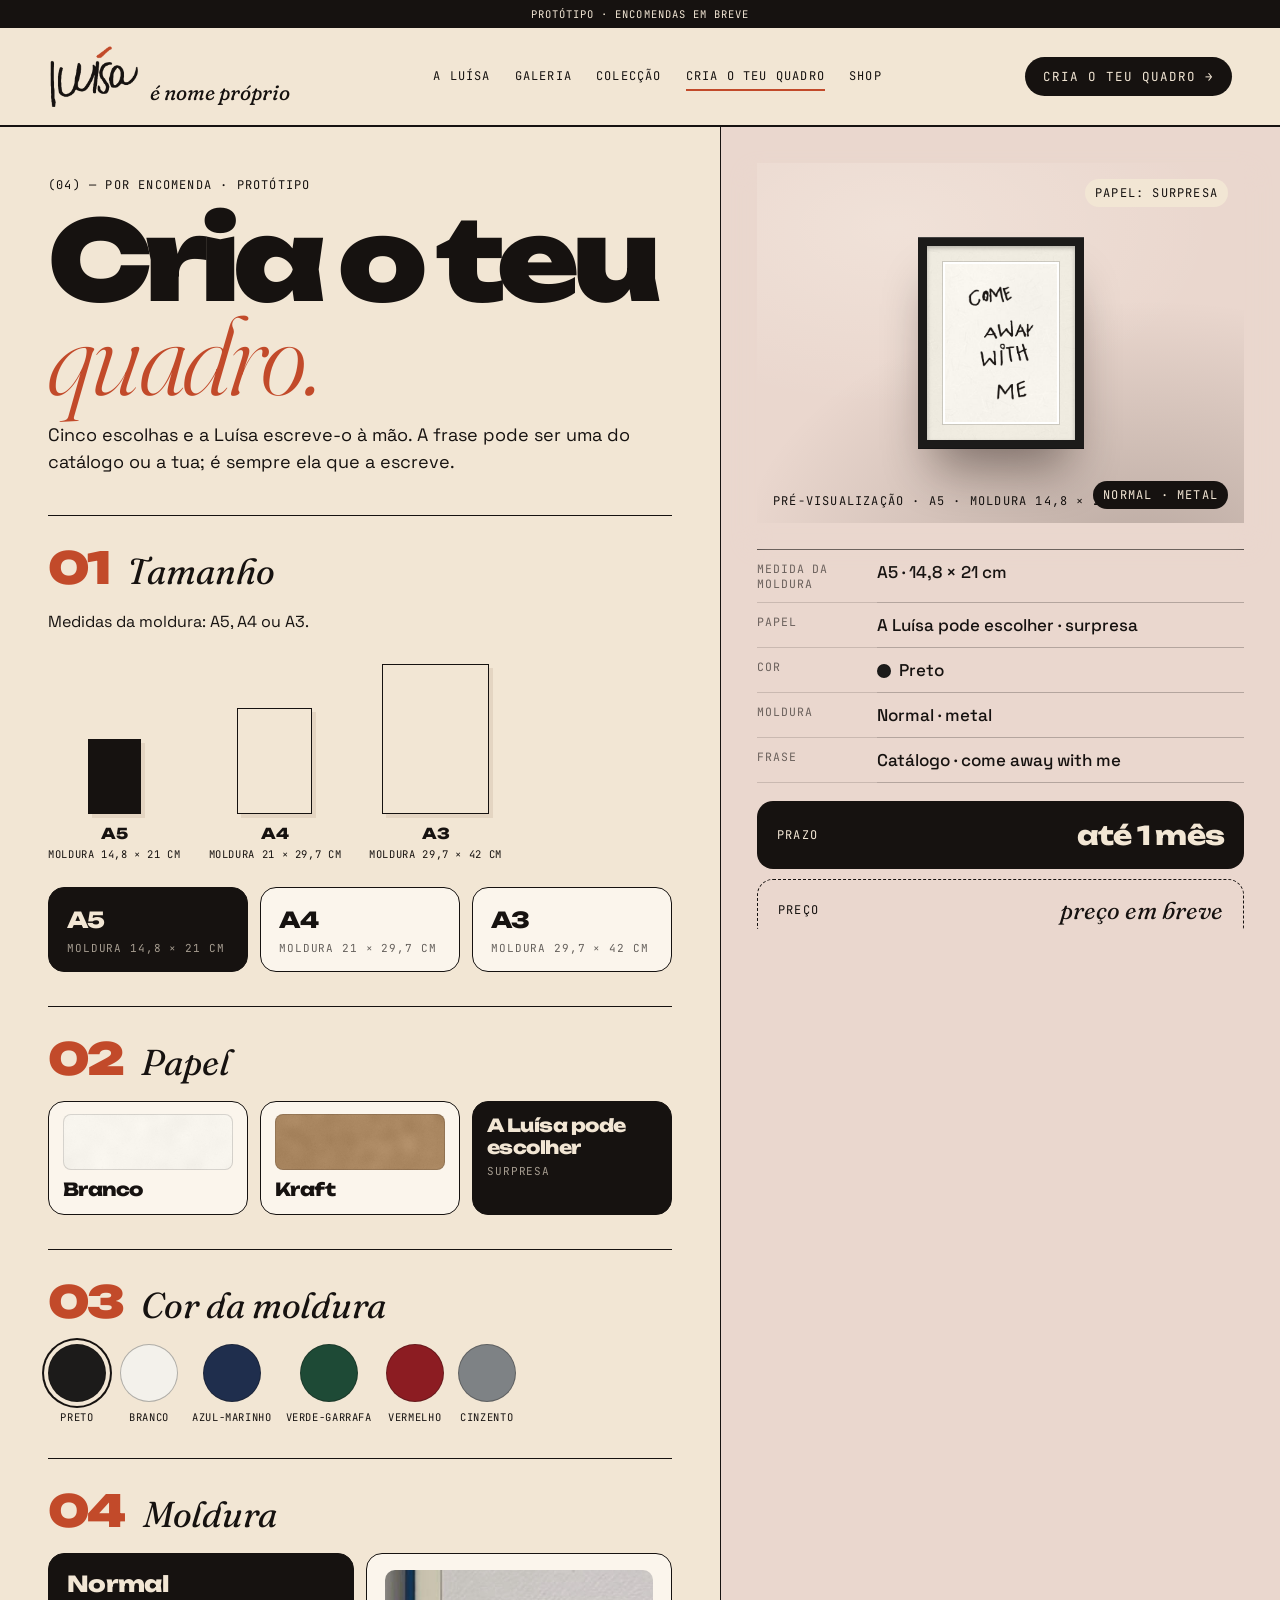
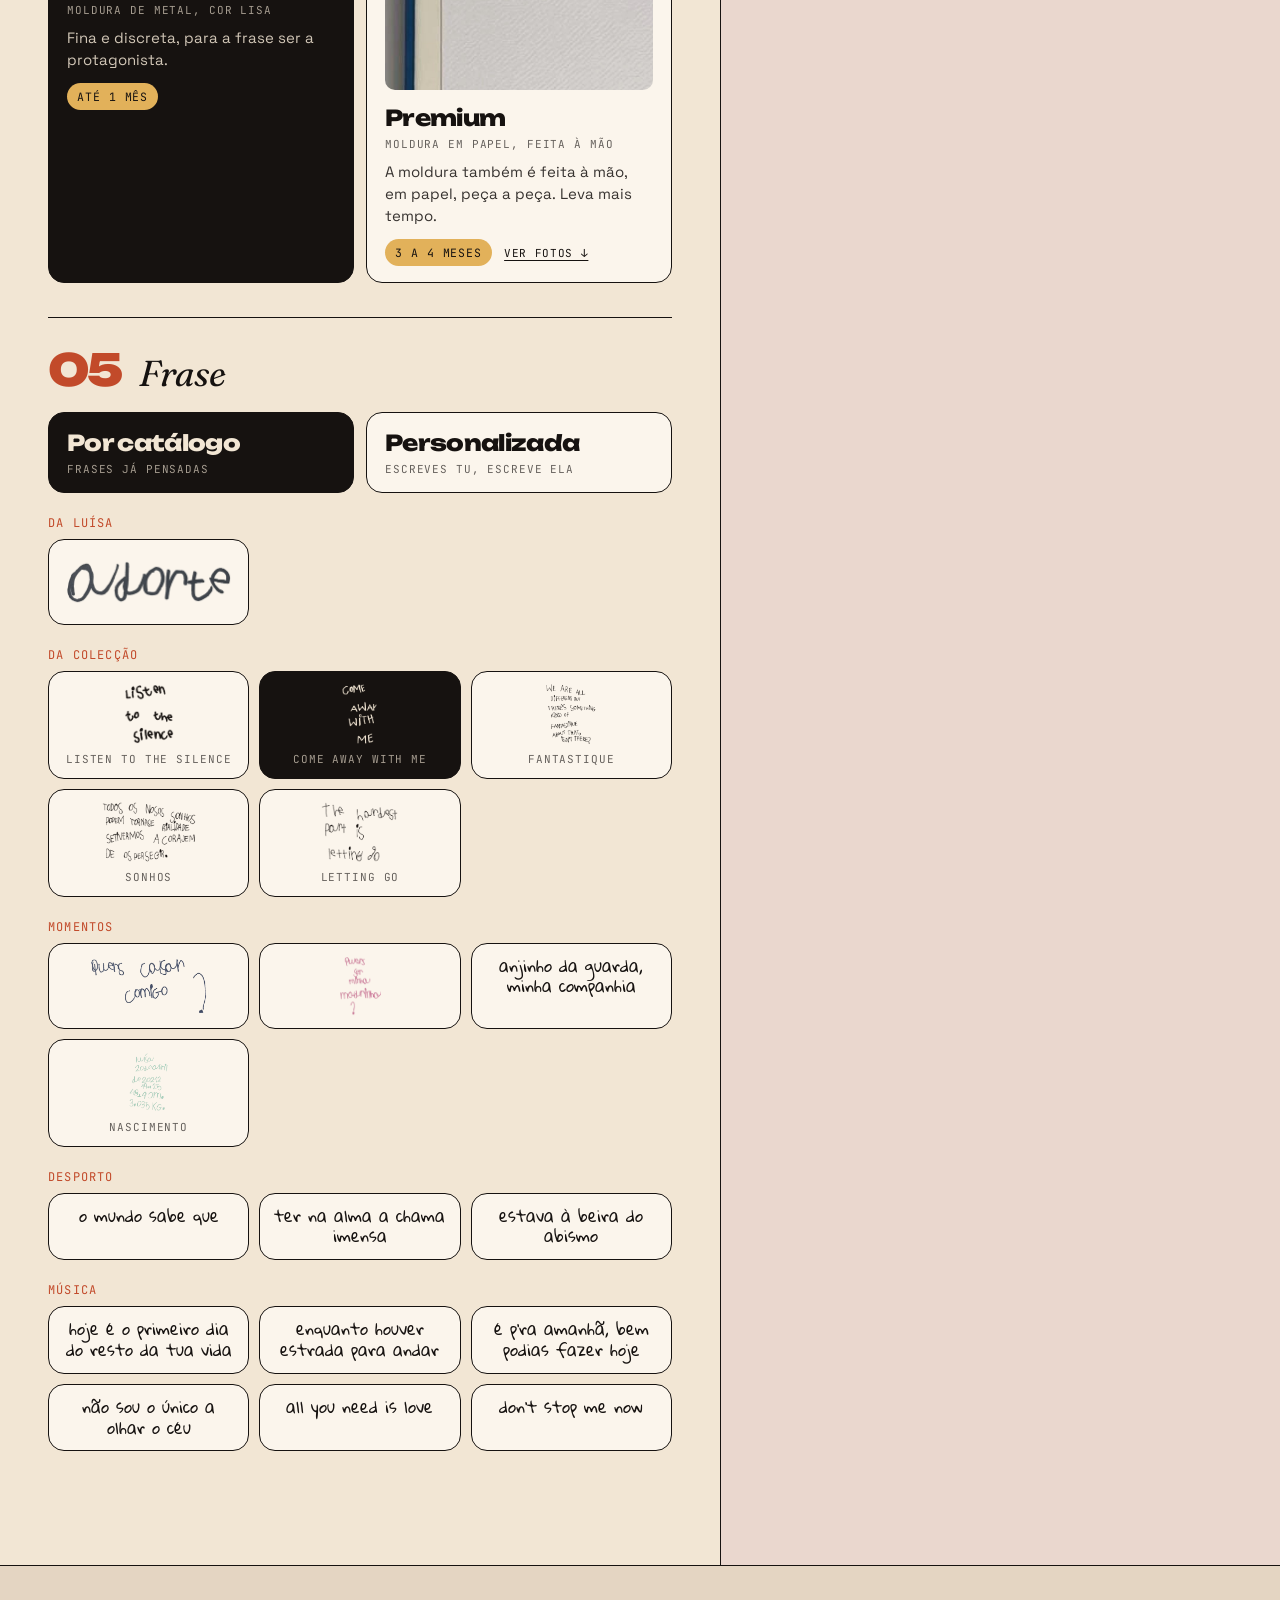
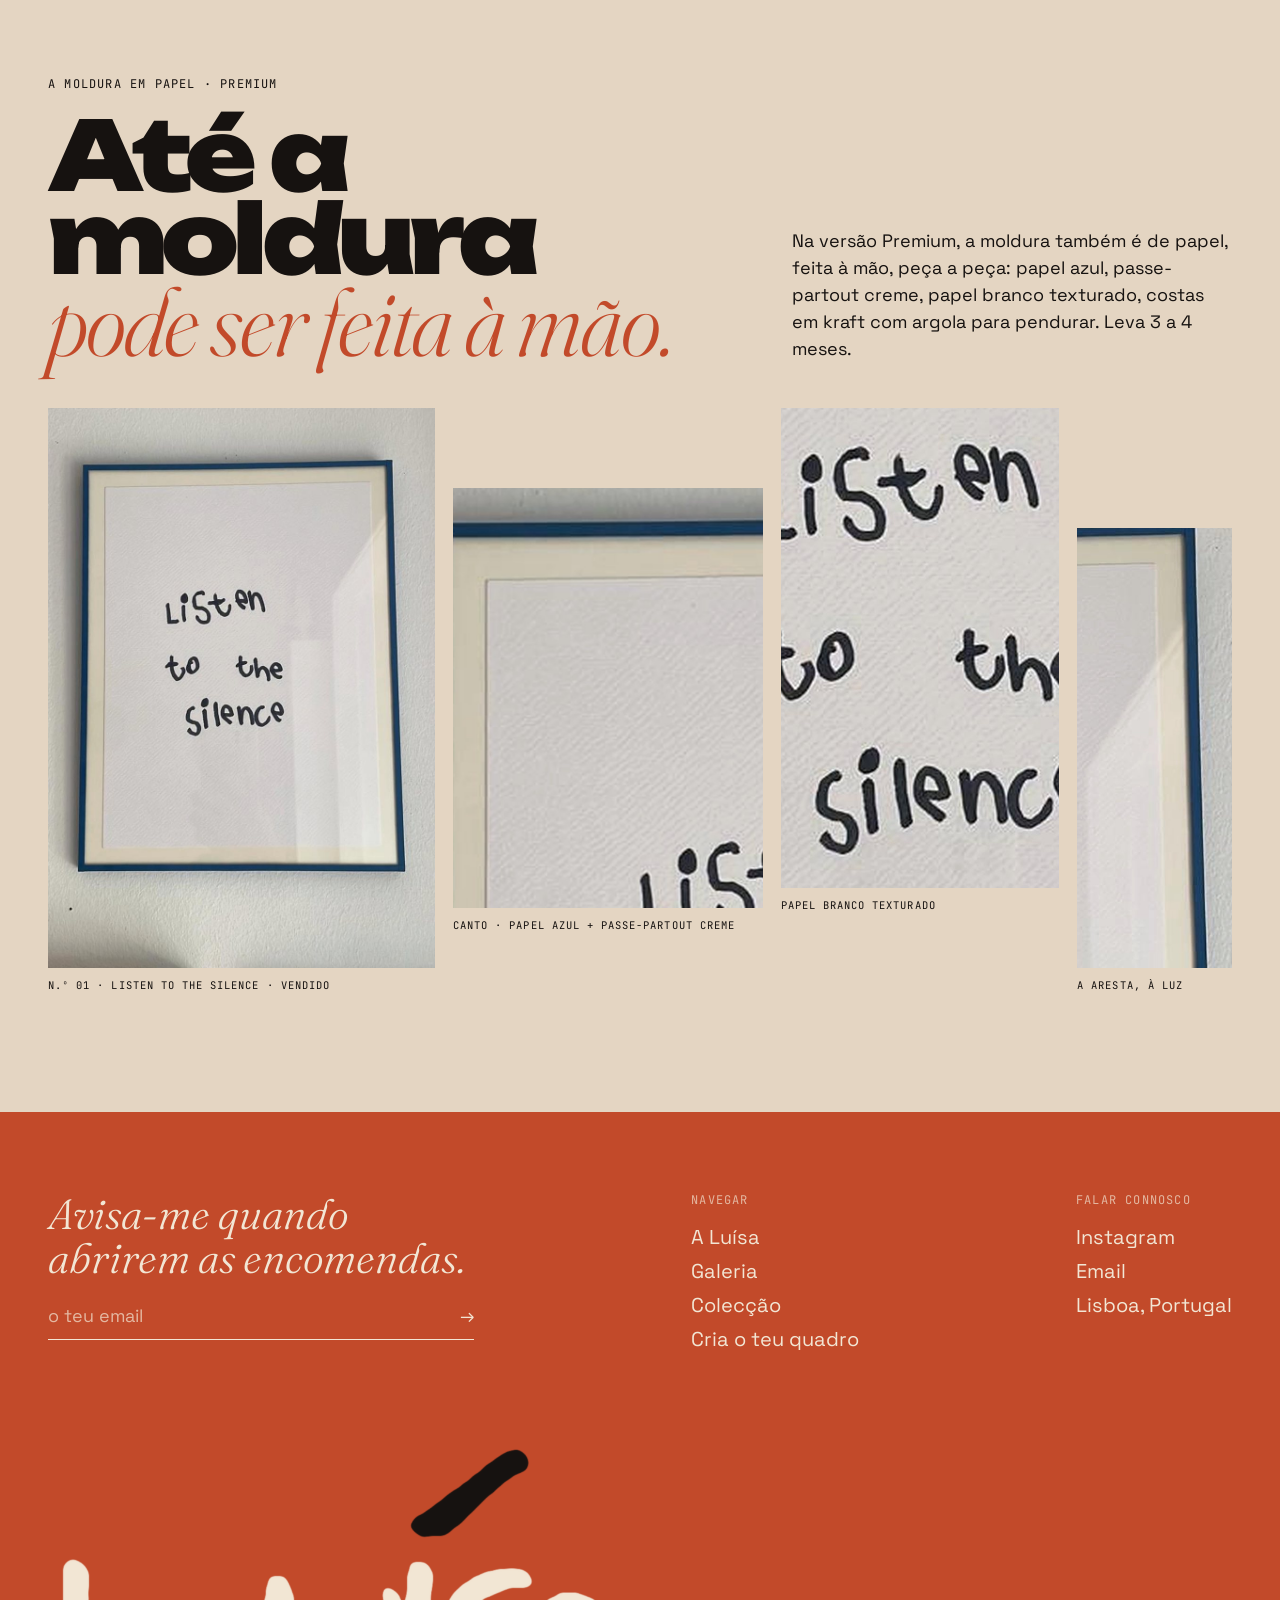
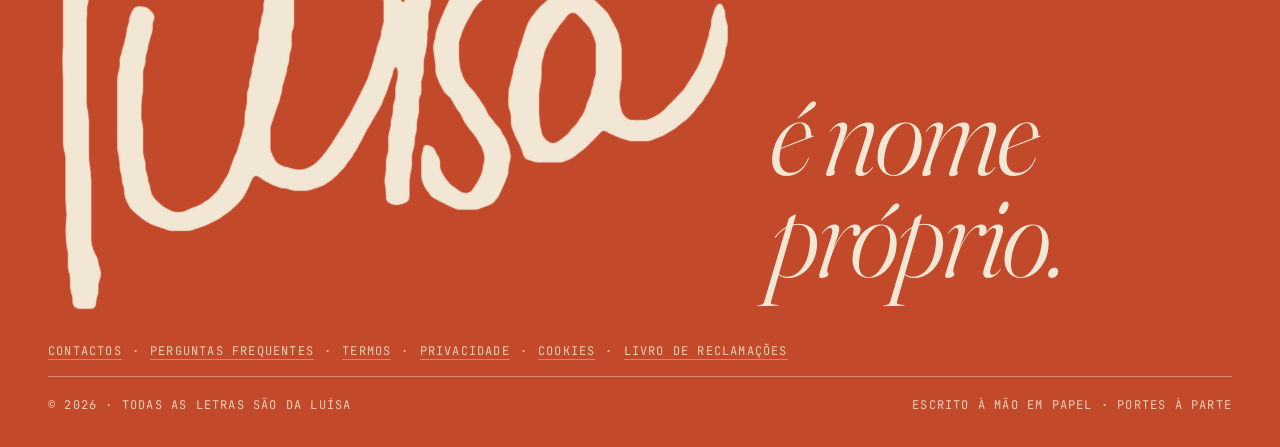
<file: cria.html>
<!doctype html><html lang="pt-PT"><head><meta charset="utf-8"><meta name="viewport" content="width=device-width,initial-scale=1"><meta name="robots" content="noindex, nofollow"><title>Cria o teu quadro · Luísa é nome próprio</title><link rel="stylesheet" href="base.css?v=20261121l"><link rel="stylesheet" href="site.css?v=20261121l"></head><body><div class="proto lbl">protótipo · encomendas em breve</div><nav class="top"><a class="brand" href="index.html" aria-label="Luísa é nome próprio"><span class="stack"><span class="hw cast-body" style="color:var(--preto)"></span><span class="hw cast-acc" style="color:var(--terra)"></span></span><em>é nome próprio</em></a><div class="links lbl"><a href="luisa.html" class="">A Luísa</a><a href="galeria.html" class="">Galeria</a><a href="loja.html" class="">Colecção</a><a href="cria.html" class="on">Cria o teu quadro</a><a href="merch.html" class="">Shop</a></div><a class="cta" href="cria.html">Cria o teu quadro →</a><button class="menu-btn lbl" id="menuBtn" aria-expanded="false" aria-controls="mnav">Menu</button></nav>
<div class="mnav" id="mnav" hidden><a href="luisa.html" class="">A Luísa</a><a href="galeria.html" class="">Galeria</a><a href="loja.html" class="">Colecção</a><a href="cria.html" class="on">Cria o teu quadro</a><a href="merch.html" class="">Shop</a><span class="lbl">protótipo · encomendas em breve</span></div>
<section class="cfg"><div class="steps"><div class="lbl" style="margin-bottom:20px">(04) — Por encomenda · protótipo</div>
<h1>Cria o teu<br><em>quadro.</em></h1><p class="lead">Cinco escolhas e a Luísa escreve-o à mão. A frase pode ser uma do catálogo ou a tua; é sempre ela que a escreve.</p>
<div class="step" id="passo-tamanho"><div class="sh"><b>01</b><h3>Tamanho</h3></div>
<p class="size-lead">Medidas da moldura: A5, A4 ou A3.</p>
<div class="size-diag" aria-hidden="true"><div class="sd-row"><figure class="sd" data-s="A5"><div class="sd-sheet" style="width:52.9px;height:75.0px"></div><figcaption><b>A5</b><span>moldura 14,8 × 21 cm</span></figcaption></figure><figure class="sd" data-s="A4"><div class="sd-sheet" style="width:75.0px;height:106.1px"></div><figcaption><b>A4</b><span>moldura 21 × 29,7 cm</span></figcaption></figure><figure class="sd" data-s="A3"><div class="sd-sheet" style="width:106.1px;height:150.0px"></div><figcaption><b>A3</b><span>moldura 29,7 × 42 cm</span></figcaption></figure></div></div>
<div class="opts sizes" id="o-size"><label class="opt size" data-v="A5"><input type="radio" name="t"><span class="t">A5</span><span class="s">Moldura 14,8 × 21 cm</span></label><label class="opt size" data-v="A4"><input type="radio" name="t"><span class="t">A4</span><span class="s">Moldura 21 × 29,7 cm</span></label><label class="opt size" data-v="A3"><input type="radio" name="t"><span class="t">A3</span><span class="s">Moldura 29,7 × 42 cm</span></label></div></div>
<div class="step" id="passo-papel"><div class="sh"><b>02</b><h3>Papel</h3></div>
<div class="opts papers" id="o-paper"><label class="opt paper" data-v="branco"><input type="radio" name="p"><i class="psw" style="background-image:url(assets/tex-branco.jpg)"></i><span class="t">Branco</span></label><label class="opt paper" data-v="kraft"><input type="radio" name="p"><i class="psw" style="background-image:url(assets/tex-kraft.jpg)"></i><span class="t">Kraft</span></label><label class="opt paper luisa" data-v="luisa"><input type="radio" name="p"><span class="t">A Luísa pode escolher</span><span class="s">surpresa</span></label></div></div>
<div class="step"><div class="sh"><b>03</b><h3>Cor da moldura</h3></div><div class="sws" id="o-col"><label class="sw" data-c="0"><input type="radio" name="c" value="0" hidden><i style="background:#1C1B1A"></i>Preto</label><label class="sw" data-c="1"><input type="radio" name="c" value="1" hidden><i style="background:#F3F1EB"></i>Branco</label><label class="sw" data-c="2"><input type="radio" name="c" value="2" hidden><i style="background:#1F2E4D"></i>Azul-marinho</label><label class="sw" data-c="3"><input type="radio" name="c" value="3" hidden><i style="background:#1E4A36"></i>Verde-garrafa</label><label class="sw" data-c="4"><input type="radio" name="c" value="4" hidden><i style="background:#8C1C22"></i>Vermelho</label><label class="sw" data-c="5"><input type="radio" name="c" value="5" hidden><i style="background:#7E8285"></i>Cinzento</label></div></div>
<div class="step"><div class="sh"><b>04</b><h3>Moldura</h3></div><div class="opts" id="o-mold">
<label class="opt wide" data-v="normal"><input type="radio" name="m"><span class="t">Normal</span><span class="s">moldura de metal, cor lisa</span><p class="d">Fina e discreta, para a frase ser a protagonista.</p><span class="lead-t">até 1 mês</span></label>
<label class="opt wide" data-v="premium"><input type="radio" name="m"><img class="opt-ph" src="assets/moldura-papel-2.jpg" alt=""><span class="t">Premium</span><span class="s">moldura em papel, feita à mão</span><p class="d">A moldura também é feita à mão, em papel, peça a peça. Leva mais tempo.</p><span class="lead-t">3 a 4 meses</span> <a class="see" href="#moldura-papel">ver fotos ↓</a></label></div></div>
<div class="step" id="passo-frase"><div class="sh"><b>05</b><h3>Frase</h3></div><div class="opts" id="o-ftype">
<label class="opt wide" data-v="cat"><input type="radio" name="ft"><span class="t">Por catálogo</span><span class="s">frases já pensadas</span></label>
<label class="opt wide" data-v="pers"><input type="radio" name="ft"><span class="t">Personalizada</span><span class="s">escreves tu, escreve ela</span></label></div>
<div class="cat-list" id="o-phr"><div class="cat-g" data-g="luisa"><span class="lbl">Da Luísa</span><div class="phr"><label class="opt cat" data-i="0" data-id="adorte" data-k="text" data-g="luisa"><input type="radio" name="fc" value="0"><img class="cat-img" src="assets/pedido-adorte.png" alt="adorte"></label></div></div><div class="cat-g" data-g="colecao"><span class="lbl">Da colecção</span><div class="phr"><label class="opt cat" data-i="1" data-id="listen" data-k="hw" data-g="colecao"><input type="radio" name="fc" value="1"><span class="hw f-listen"></span><span class="s">listen to the silence</span></label><label class="opt cat" data-i="2" data-id="come" data-k="hw" data-g="colecao"><input type="radio" name="fc" value="2"><span class="hw f-come"></span><span class="s">come away with me</span></label><label class="opt cat" data-i="3" data-id="fant" data-k="hw" data-g="colecao"><input type="radio" name="fc" value="3"><span class="hw f-fant"></span><span class="s">fantastique</span></label><label class="opt cat" data-i="4" data-id="sonhos" data-k="hw" data-g="colecao"><input type="radio" name="fc" value="4"><span class="hw f-sonhos"></span><span class="s">sonhos</span></label><label class="opt cat" data-i="5" data-id="letting" data-k="hw" data-g="colecao"><input type="radio" name="fc" value="5"><span class="hw f-letting"></span><span class="s">letting go</span></label></div></div><div class="cat-g" data-g="momentos"><span class="lbl">Momentos</span><div class="phr"><label class="opt cat" data-i="6" data-id="casar" data-k="text" data-g="momentos"><input type="radio" name="fc" value="6"><img class="cat-img" src="assets/pedido-casar.png" alt="queres casar comigo?"></label><label class="opt cat" data-i="7" data-id="madrinha" data-k="text" data-g="momentos"><input type="radio" name="fc" value="7"><img class="cat-img" src="assets/pedido-madrinha.png" alt="queres ser minha madrinha?"></label><label class="opt cat" data-i="8" data-id="anjinho" data-k="text" data-g="momentos"><input type="radio" name="fc" value="8"><span class="cat-txt">anjinho da guarda, minha companhia</span></label><label class="opt cat" data-i="9" data-id="nasc" data-k="nasc" data-g="momentos"><input type="radio" name="fc" value="9"><img class="cat-img" src="assets/pedido-nascimento.png" alt="nome · peso · data e hora de nascimento"><span class="s">nascimento</span></label></div></div><div class="cat-g" data-g="desporto"><span class="lbl">Desporto</span><div class="phr"><label class="opt cat" data-i="10" data-id="mundo-sabe" data-k="text" data-g="desporto"><input type="radio" name="fc" value="10"><span class="cat-txt">o mundo sabe que</span></label><label class="opt cat" data-i="11" data-id="chama" data-k="text" data-g="desporto"><input type="radio" name="fc" value="11"><span class="cat-txt">ter na alma a chama imensa</span></label><label class="opt cat" data-i="12" data-id="abismo" data-k="text" data-g="desporto"><input type="radio" name="fc" value="12"><span class="cat-txt">estava à beira do abismo</span></label></div></div><div class="cat-g" data-g="musica"><span class="lbl">Música</span><div class="phr"><label class="opt cat" data-i="13" data-id="primeiro-dia" data-k="text" data-g="musica"><input type="radio" name="fc" value="13"><span class="cat-txt">hoje é o primeiro dia do resto da tua vida</span></label><label class="opt cat" data-i="14" data-id="estrada" data-k="text" data-g="musica"><input type="radio" name="fc" value="14"><span class="cat-txt">enquanto houver estrada para andar</span></label><label class="opt cat" data-i="15" data-id="amanha" data-k="text" data-g="musica"><input type="radio" name="fc" value="15"><span class="cat-txt">é p'ra amanhã, bem podias fazer hoje</span></label><label class="opt cat" data-i="16" data-id="unico" data-k="text" data-g="musica"><input type="radio" name="fc" value="16"><span class="cat-txt">não sou o único a olhar o céu</span></label><label class="opt cat" data-i="17" data-id="love" data-k="text" data-g="musica"><input type="radio" name="fc" value="17"><span class="cat-txt">all you need is love</span></label><label class="opt cat" data-i="18" data-id="dont-stop" data-k="text" data-g="musica"><input type="radio" name="fc" value="18"><span class="cat-txt">don't stop me now</span></label></div></div></div>
<div class="nasc" id="nasc">
  <p class="lbl">O quadro de nascimento, em quatro linhas.</p>
  <input id="n-nome" maxlength="40" placeholder="nome" aria-label="nome">
  <input id="n-peso" maxlength="20" placeholder="peso" aria-label="peso">
  <input id="n-data" maxlength="30" placeholder="data de nascimento" aria-label="data de nascimento">
  <input id="n-hora" maxlength="20" placeholder="hora" aria-label="hora">
</div>
<div class="custom" id="custom"><textarea id="txt" maxlength="90" placeholder="escreve aqui a tua frase…"></textarea>
<div class="ideas" id="ideas"><span class="lbl">Sem ideias?</span><button type="button" data-id="casar" data-i="6" data-k="text">queres casar comigo?</button><button type="button" data-id="madrinha" data-i="7" data-k="text">queres ser minha madrinha?</button><button type="button" data-id="anjinho" data-i="8" data-k="text">anjinho da guarda, minha companhia</button><button type="button" data-id="nasc" data-i="9" data-k="nasc">nome · peso · data e hora de nascimento</button><button type="button" data-id="mundo-sabe" data-i="10" data-k="text">o mundo sabe que</button><button type="button" data-id="chama" data-i="11" data-k="text">ter na alma a chama imensa</button><button type="button" data-id="abismo" data-i="12" data-k="text">estava à beira do abismo</button><button type="button" data-id="primeiro-dia" data-i="13" data-k="text">hoje é o primeiro dia do resto da tua vida</button><button type="button" data-id="estrada" data-i="14" data-k="text">enquanto houver estrada para andar</button><button type="button" data-id="amanha" data-i="15" data-k="text">é p&#x27;ra amanhã, bem podias fazer hoje</button><button type="button" data-id="unico" data-i="16" data-k="text">não sou o único a olhar o céu</button><button type="button" data-id="love" data-i="17" data-k="text">all you need is love</button><button type="button" data-id="dont-stop" data-i="18" data-k="text">don&#x27;t stop me now</button></div></div></div>
</div>
<aside class="side" id="resumo"><div class="inner"><div class="pv" id="pv" role="button" tabindex="0" aria-label="Ampliar a pré-visualização"><div class="fr" id="fr"><div class="mat"><div class="ppr" id="ppr"><span class="hw" id="ink"></span><img class="ink-img" id="inkimg" alt="" hidden><span class="typed" id="typed" hidden></span></div></div></div><figure class="real" id="real"><img src="assets/moldura-papel-1.jpg" alt=""><figcaption>foto real · moldura em papel</figcaption></figure><span class="lbl sz" id="pv-sz"></span><span class="lbl pm" id="pv-pm"></span><span class="lbl pp" id="pv-pp" hidden>papel: surpresa</span></div>
<div class="sum"><dl><dt>Medida da moldura</dt><dd id="s-size"></dd><dt>Papel</dt><dd id="s-paper"></dd><dt>Cor</dt><dd id="s-col"></dd><dt>Moldura</dt><dd id="s-mold"></dd><dt>Frase</dt><dd id="s-fr"></dd></dl>
<div class="lt"><span class="lbl">Prazo</span><b id="s-lead"></b></div>
<div class="pr"><span class="lbl">Preço</span><b id="s-price">preço em breve</b></div>
<p class="fine">Escrito à mão pela Luísa: cada peça é única e pode sair diferente da foto. Portes à parte.</p>
<button class="cta big" id="go" style="border:0;cursor:pointer">Pedir este quadro →</button></div></div></aside></section>
<section class="mold" id="moldura-papel"><div class="mold-h"><div><div class="lbl" style="margin-bottom:22px">A moldura em papel · Premium</div><h2>Até a moldura<em>pode ser feita à mão.</em></h2></div>
<p>Na versão Premium, a moldura também é de papel, feita à mão, peça a peça: papel azul, passe-partout creme, papel branco texturado, costas em kraft com argola para pendurar. Leva 3 a 4 meses.</p></div>
<div class="mold-g"><figure class="g1"><img src="assets/moldura-papel-1.jpg" alt="Quadro listen to the silence com moldura em papel azul"><figcaption class="lbl">N.º 01 · listen to the silence · vendido</figcaption></figure>
<figure class="g2"><img src="assets/moldura-papel-2.jpg" alt="Canto da moldura em papel"><figcaption class="lbl">Canto · papel azul + passe-partout creme</figcaption></figure>
<figure class="g3"><img src="assets/moldura-papel-3.jpg" alt="Letra da Luísa sobre papel texturado"><figcaption class="lbl">Papel branco texturado</figcaption></figure>
<figure class="g4"><img src="assets/moldura-papel-4.jpg" alt="Aresta da moldura em papel"><figcaption class="lbl">A aresta, à luz</figcaption></figure></div></section><div class="mbar" id="mbar"><span class="mini" id="mini"></span><div><b id="mb-lead"></b><span id="mb-txt"></span></div><a href="#resumo">Ver resumo ↓</a></div><div class="toast" id="toast">Protótipo: as encomendas ainda não estão abertas. Deixa o teu email em baixo e avisamos-te.</div>
<div class="pv-lb" id="pv-lb" hidden role="dialog" aria-modal="true" aria-label="Pré-visualização do quadro"><button type="button" class="pv-lb-x" id="pv-lb-x" aria-label="Fechar">×</button><div class="pv-lb-card" id="pv-lb-card"></div></div>
<script>const PIECES=[{"n": "01", "m": "f-listen", "t": "listen to the silence", "paper": "Branco"}, {"n": "02", "m": "f-come", "t": "come away with me", "paper": "Kraft"}, {"n": "03", "m": "f-fant", "t": "we are all different but there’s something kind of fantastique about that, isn’t there?", "paper": "Ocre (kraft mate)"}, {"n": "04", "m": "f-sonhos", "t": "todos os nosos sonhos podem tornase rialidade se tivermos a corajem de os persegir.", "paper": "Ocre (kraft mate)"}, {"n": "05", "m": "f-letting", "t": "the hardest part is letting go", "paper": "Branco"}];const CATALOG=[{"id": "adorte", "title": "adorte", "fill": "adorte", "kind": "text", "m": "", "g": "luisa", "img": "assets/pedido-adorte.png"}, {"id": "listen", "title": "listen to the silence", "fill": "listen to the silence", "kind": "hw", "m": "f-listen", "g": "colecao", "img": ""}, {"id": "come", "title": "come away with me", "fill": "come away with me", "kind": "hw", "m": "f-come", "g": "colecao", "img": ""}, {"id": "fant", "title": "fantastique", "fill": "we are all different but there’s something kind of fantastique about that, isn’t there?", "kind": "hw", "m": "f-fant", "g": "colecao", "img": ""}, {"id": "sonhos", "title": "sonhos", "fill": "todos os nosos sonhos podem tornase rialidade se tivermos a corajem de os persegir.", "kind": "hw", "m": "f-sonhos", "g": "colecao", "img": ""}, {"id": "letting", "title": "letting go", "fill": "the hardest part is letting go", "kind": "hw", "m": "f-letting", "g": "colecao", "img": ""}, {"id": "casar", "title": "queres casar comigo?", "fill": "queres casar comigo?", "kind": "text", "m": "", "g": "momentos", "img": "assets/pedido-casar.png"}, {"id": "madrinha", "title": "queres ser minha madrinha?", "fill": "queres ser minha madrinha?", "kind": "text", "m": "", "g": "momentos", "img": "assets/pedido-madrinha.png"}, {"id": "anjinho", "title": "anjinho da guarda, minha companhia", "fill": "anjinho da guarda, minha companhia", "kind": "text", "m": "", "g": "momentos", "img": ""}, {"id": "nasc", "title": "nome · peso · data e hora de nascimento", "fill": "nome\npeso\ndata de nascimento\nhora", "kind": "nasc", "m": "", "g": "momentos", "img": "assets/pedido-nascimento.png"}, {"id": "mundo-sabe", "title": "o mundo sabe que", "fill": "o mundo sabe que", "kind": "text", "m": "", "g": "desporto", "img": ""}, {"id": "chama", "title": "ter na alma a chama imensa", "fill": "ter na alma a chama imensa", "kind": "text", "m": "", "g": "desporto", "img": ""}, {"id": "abismo", "title": "estava à beira do abismo", "fill": "estava à beira do abismo", "kind": "text", "m": "", "g": "desporto", "img": ""}, {"id": "primeiro-dia", "title": "hoje é o primeiro dia do resto da tua vida", "fill": "hoje é o primeiro dia do resto da tua vida", "kind": "text", "m": "", "g": "musica", "img": ""}, {"id": "estrada", "title": "enquanto houver estrada para andar", "fill": "enquanto houver estrada para andar", "kind": "text", "m": "", "g": "musica", "img": ""}, {"id": "amanha", "title": "é p'ra amanhã, bem podias fazer hoje", "fill": "é p'ra amanhã, bem podias fazer hoje", "kind": "text", "m": "", "g": "musica", "img": ""}, {"id": "unico", "title": "não sou o único a olhar o céu", "fill": "não sou o único a olhar o céu", "kind": "text", "m": "", "g": "musica", "img": ""}, {"id": "love", "title": "all you need is love", "fill": "all you need is love", "kind": "text", "m": "", "g": "musica", "img": ""}, {"id": "dont-stop", "title": "don't stop me now", "fill": "don't stop me now", "kind": "text", "m": "", "g": "musica", "img": ""}];const PAPERS=[{"id": "branco", "n": "Branco", "file": "tex-branco.jpg"}, {"id": "kraft", "n": "Kraft", "file": "tex-kraft.jpg"}, {"id": "luisa", "n": "A Luísa pode escolher", "file": ""}];const COLS=[{"n": "Preto", "h": "#1C1B1A"}, {"n": "Branco", "h": "#F3F1EB"}, {"n": "Azul-marinho", "h": "#1F2E4D"}, {"n": "Verde-garrafa", "h": "#1E4A36"}, {"n": "Vermelho", "h": "#8C1C22"}, {"n": "Cinzento", "h": "#7E8285"}];</script>
<script src="js/sizes.js"></script>
<script src="js/configurador.js?v=20261121l"></script>
<footer><div class="top"><div><h3>Avisa-me quando abrirem as encomendas.</h3><div class="in"><span style="opacity:.7">o teu email</span><span>→</span></div></div>
<div class="col"><div class="lbl">Navegar</div><a href="luisa.html">A Luísa</a><a href="galeria.html">Galeria</a><a href="loja.html">Colecção</a><a href="cria.html">Cria o teu quadro</a></div>
<div class="col"><div class="lbl">Falar connosco</div><a>Instagram</a><a>Email</a><a>Lisboa, Portugal</a></div></div>
<div class="giant"><span class="stack wmf"><span class="hw cast-body" style="color:var(--papel)"></span><span class="hw cast-acc" style="color:var(--preto)"></span></span><em>é nome próprio.</em></div>
<nav class="legal-links lbl" aria-label="Informação legal"><a href="contactos.html">Contactos</a> · <a href="faq.html">Perguntas frequentes</a> · <a href="termos.html">Termos</a> · <a href="privacidade.html">Privacidade</a> · <a href="cookies.html">Cookies</a> · <a href="https://www.livroreclamacoes.pt" target="_blank" rel="noopener">Livro de Reclamações</a></nav><div class="legal lbl"><span>© 2026 · todas as letras são da Luísa</span><span>Escrito à mão em papel · portes à parte</span></div></footer><script src="js/nav.js"></script></body></html>
</file>
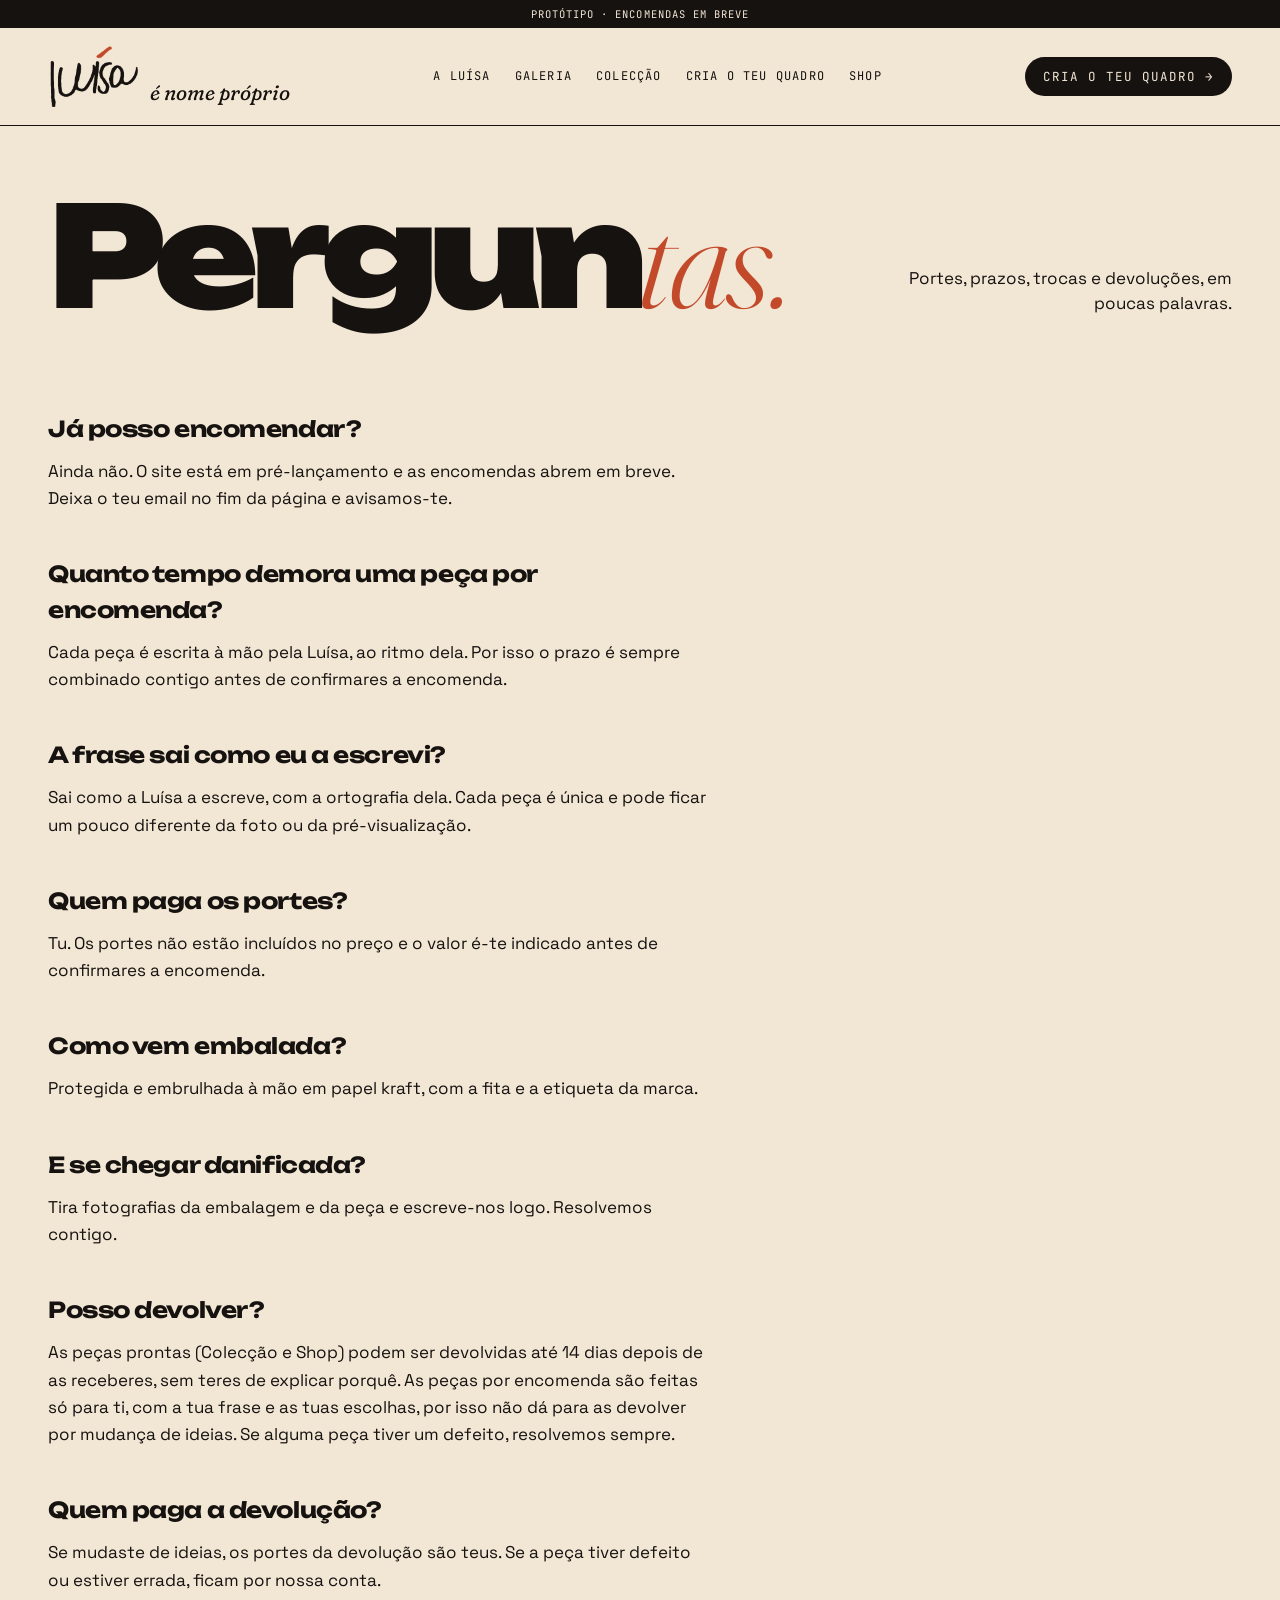
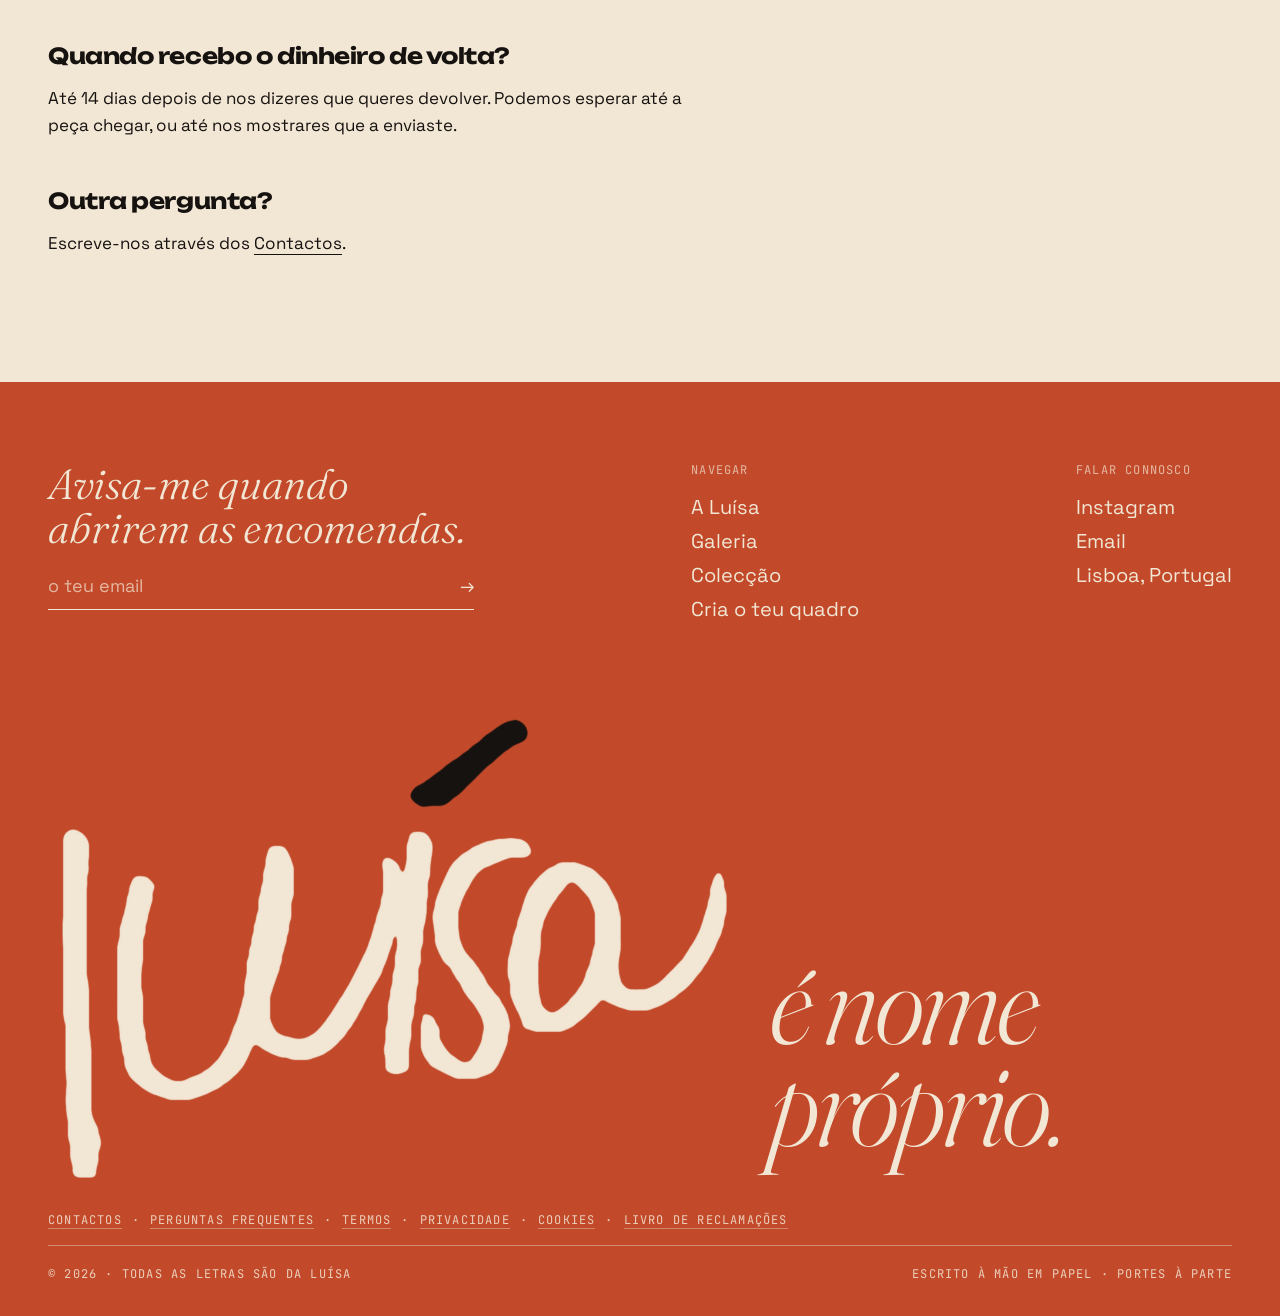
<file: faq.html>
<!doctype html><html lang="pt-PT"><head><meta charset="utf-8"><meta name="viewport" content="width=device-width,initial-scale=1"><meta name="robots" content="noindex, nofollow"><title>Perguntas frequentes · Luísa é nome próprio</title><link rel="stylesheet" href="base.css?v=20261121l"><link rel="stylesheet" href="site.css?v=20261121l"></head><body><div class="proto lbl">protótipo · encomendas em breve</div><nav class="top"><a class="brand" href="index.html" aria-label="Luísa é nome próprio"><span class="stack"><span class="hw cast-body" style="color:var(--preto)"></span><span class="hw cast-acc" style="color:var(--terra)"></span></span><em>é nome próprio</em></a><div class="links lbl"><a href="luisa.html" class="">A Luísa</a><a href="galeria.html" class="">Galeria</a><a href="loja.html" class="">Colecção</a><a href="cria.html" class="">Cria o teu quadro</a><a href="merch.html" class="">Shop</a></div><a class="cta" href="cria.html">Cria o teu quadro →</a><button class="menu-btn lbl" id="menuBtn" aria-expanded="false" aria-controls="mnav">Menu</button></nav>
<div class="mnav" id="mnav" hidden><a href="luisa.html" class="">A Luísa</a><a href="galeria.html" class="">Galeria</a><a href="loja.html" class="">Colecção</a><a href="cria.html" class="">Cria o teu quadro</a><a href="merch.html" class="">Shop</a><span class="lbl">protótipo · encomendas em breve</span></div>
<div class="sec-h" style="padding-top:70px"><h2>Pergun<em>tas.</em></h2><p>Portes, prazos, trocas e devoluções, em poucas palavras.</p></div>
<section class="doc">
<h3>Já posso encomendar?</h3>
<p>Ainda não. O site está em pré-lançamento e as encomendas abrem em breve. Deixa o teu email no fim da página e avisamos-te.</p>
<h3>Quanto tempo demora uma peça por encomenda?</h3>
<p>Cada peça é escrita à mão pela Luísa, ao ritmo dela. Por isso o prazo é sempre combinado contigo antes de confirmares a encomenda.</p>
<h3>A frase sai como eu a escrevi?</h3>
<p>Sai como a Luísa a escreve, com a ortografia dela. Cada peça é única e pode ficar um pouco diferente da foto ou da pré-visualização.</p>
<h3>Quem paga os portes?</h3>
<p>Tu. Os portes não estão incluídos no preço e o valor é-te indicado antes de confirmares a encomenda.</p>
<h3>Como vem embalada?</h3>
<p>Protegida e embrulhada à mão em papel kraft, com a fita e a etiqueta da marca.</p>
<h3>E se chegar danificada?</h3>
<p>Tira fotografias da embalagem e da peça e escreve-nos logo. Resolvemos contigo.</p>
<h3>Posso devolver?</h3>
<p>As peças prontas (Colecção e Shop) podem ser devolvidas até 14 dias depois de as receberes, sem teres de explicar porquê. As peças por encomenda são feitas só para ti, com a tua frase e as tuas escolhas, por isso não dá para as devolver por mudança de ideias. Se alguma peça tiver um defeito, resolvemos sempre.</p>
<h3>Quem paga a devolução?</h3>
<p>Se mudaste de ideias, os portes da devolução são teus. Se a peça tiver defeito ou estiver errada, ficam por nossa conta.</p>
<h3>Quando recebo o dinheiro de volta?</h3>
<p>Até 14 dias depois de nos dizeres que queres devolver. Podemos esperar até a peça chegar, ou até nos mostrares que a enviaste.</p>
<h3>Outra pergunta?</h3>
<p>Escreve-nos através dos <a href="contactos.html">Contactos</a>.</p>
</section>
<footer><div class="top"><div><h3>Avisa-me quando abrirem as encomendas.</h3><div class="in"><span style="opacity:.7">o teu email</span><span>→</span></div></div>
<div class="col"><div class="lbl">Navegar</div><a href="luisa.html">A Luísa</a><a href="galeria.html">Galeria</a><a href="loja.html">Colecção</a><a href="cria.html">Cria o teu quadro</a></div>
<div class="col"><div class="lbl">Falar connosco</div><a>Instagram</a><a>Email</a><a>Lisboa, Portugal</a></div></div>
<div class="giant"><span class="stack wmf"><span class="hw cast-body" style="color:var(--papel)"></span><span class="hw cast-acc" style="color:var(--preto)"></span></span><em>é nome próprio.</em></div>
<nav class="legal-links lbl" aria-label="Informação legal"><a href="contactos.html">Contactos</a> · <a href="faq.html">Perguntas frequentes</a> · <a href="termos.html">Termos</a> · <a href="privacidade.html">Privacidade</a> · <a href="cookies.html">Cookies</a> · <a href="https://www.livroreclamacoes.pt" target="_blank" rel="noopener">Livro de Reclamações</a></nav><div class="legal lbl"><span>© 2026 · todas as letras são da Luísa</span><span>Escrito à mão em papel · portes à parte</span></div></footer><script src="js/nav.js"></script></body></html>
</file>
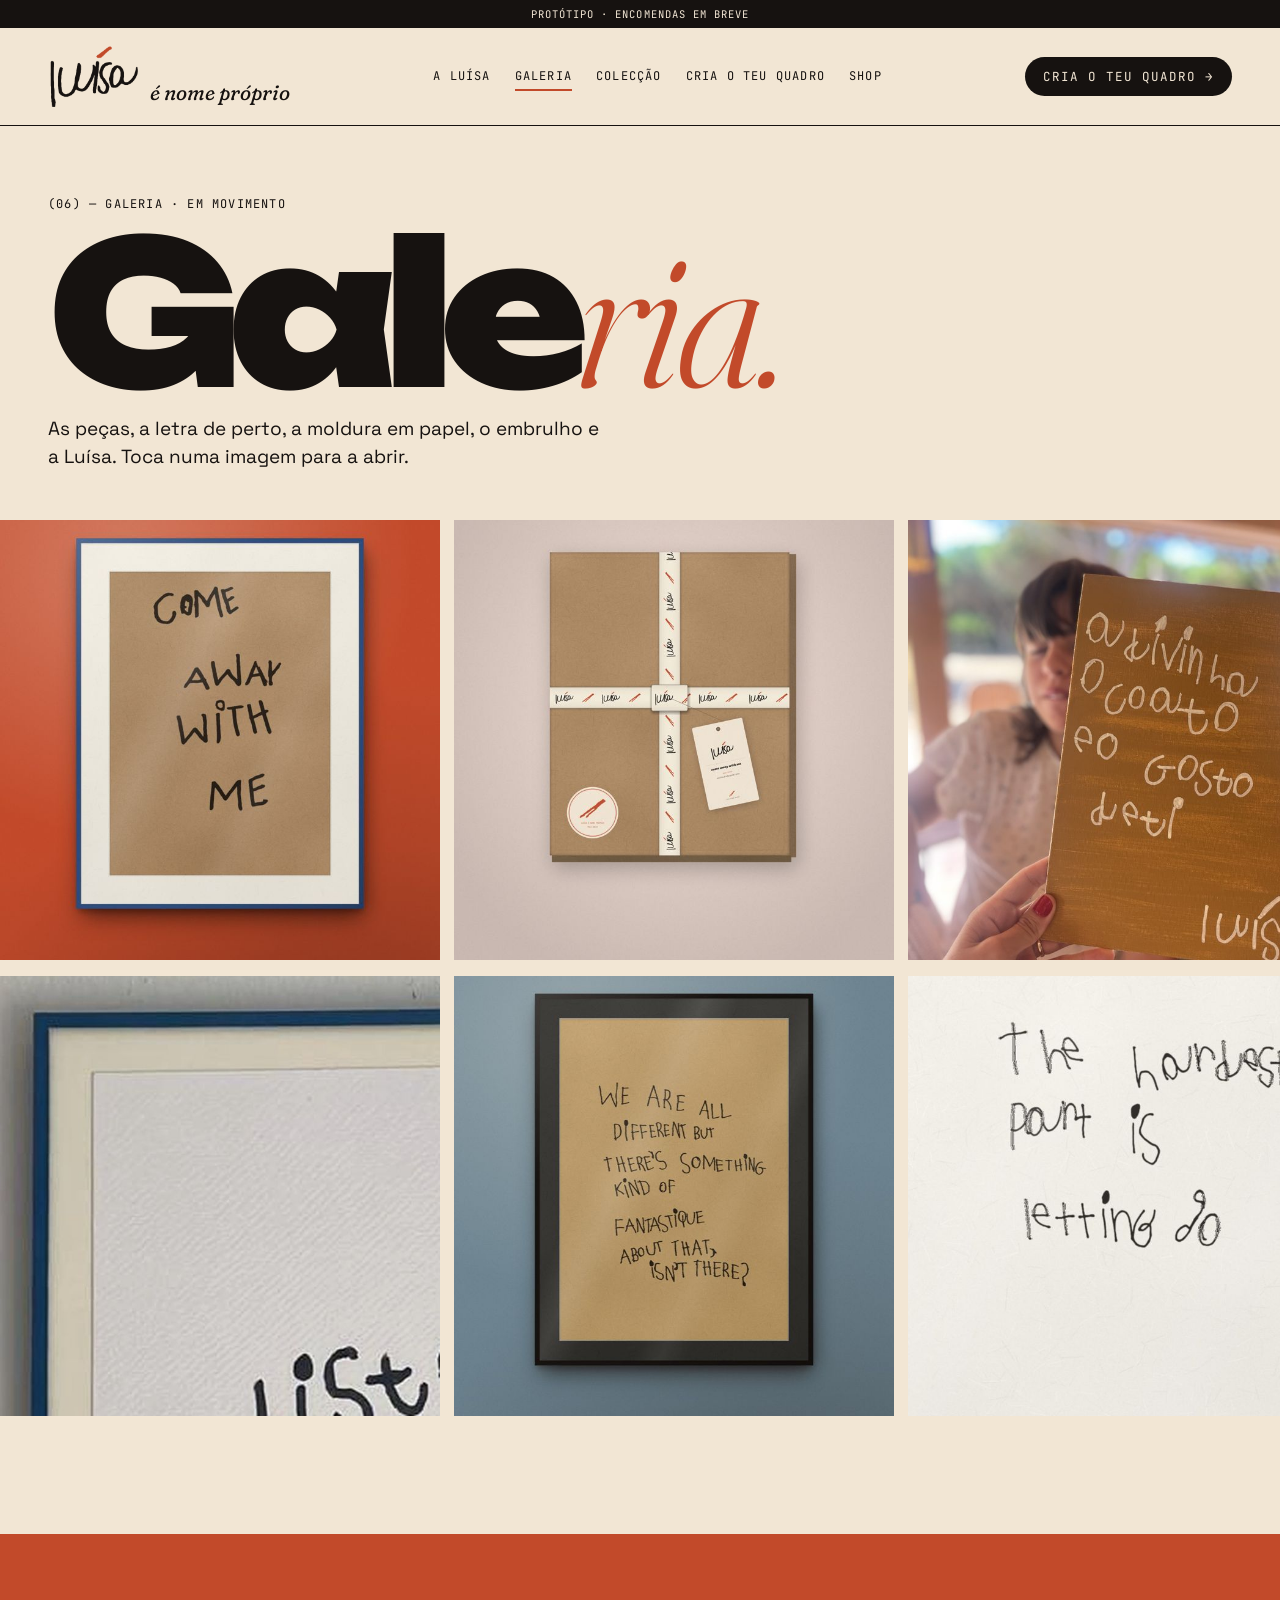
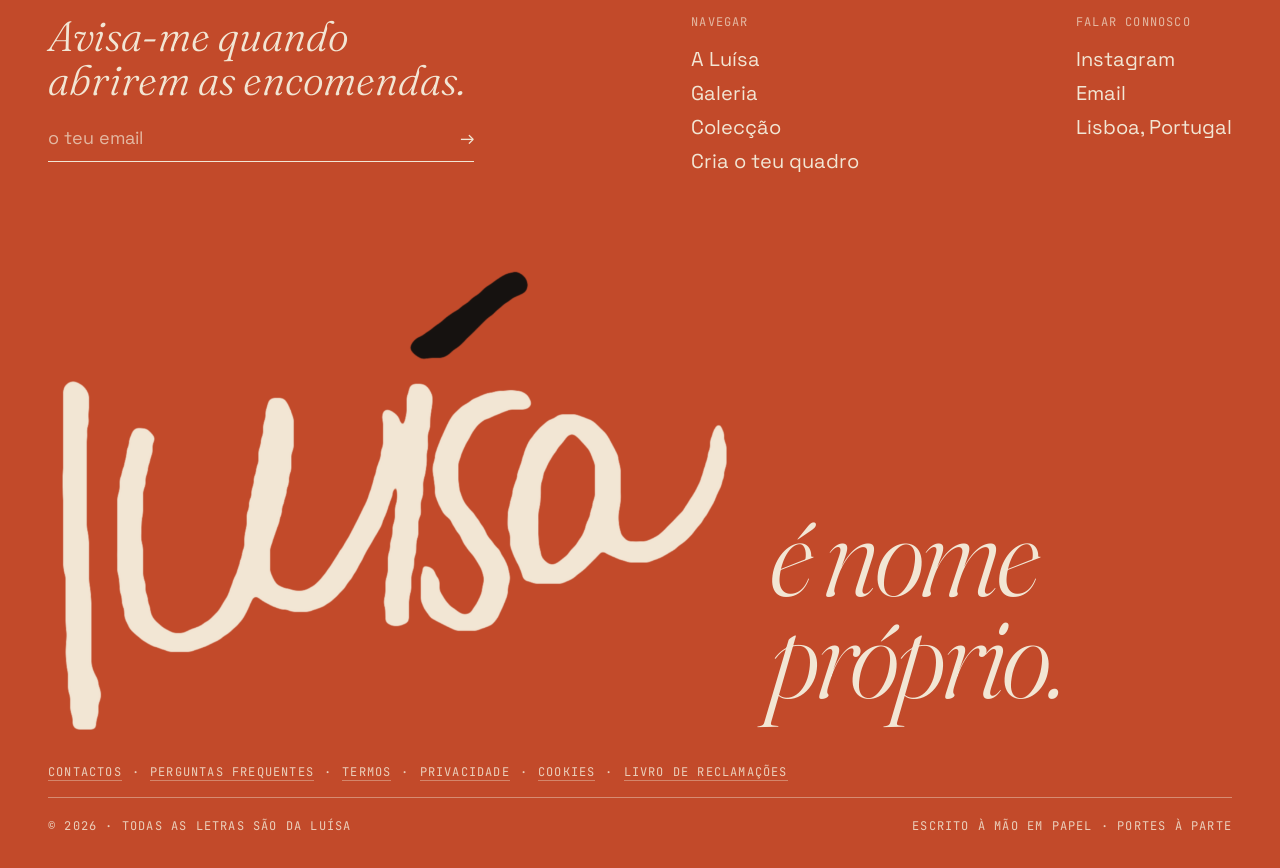
<file: galeria.html>
<!doctype html><html lang="pt-PT"><head><meta charset="utf-8"><meta name="viewport" content="width=device-width,initial-scale=1"><meta name="robots" content="noindex, nofollow"><title>Galeria · Luísa é nome próprio</title><link rel="stylesheet" href="base.css?v=20261121l"><link rel="stylesheet" href="site.css?v=20261121l"></head><body><div class="proto lbl">protótipo · encomendas em breve</div><nav class="top"><a class="brand" href="index.html" aria-label="Luísa é nome próprio"><span class="stack"><span class="hw cast-body" style="color:var(--preto)"></span><span class="hw cast-acc" style="color:var(--terra)"></span></span><em>é nome próprio</em></a><div class="links lbl"><a href="luisa.html" class="">A Luísa</a><a href="galeria.html" class="on">Galeria</a><a href="loja.html" class="">Colecção</a><a href="cria.html" class="">Cria o teu quadro</a><a href="merch.html" class="">Shop</a></div><a class="cta" href="cria.html">Cria o teu quadro →</a><button class="menu-btn lbl" id="menuBtn" aria-expanded="false" aria-controls="mnav">Menu</button></nav>
<div class="mnav" id="mnav" hidden><a href="luisa.html" class="">A Luísa</a><a href="galeria.html" class="on">Galeria</a><a href="loja.html" class="">Colecção</a><a href="cria.html" class="">Cria o teu quadro</a><a href="merch.html" class="">Shop</a><span class="lbl">protótipo · encomendas em breve</span></div>
<section class="g-hero"><div class="lbl">(06) — Galeria · em movimento</div><h1>Gale<em>ria.</em></h1><p>As peças, a letra de perto, a moldura em papel, o embrulho e a Luísa. Toca numa imagem para a abrir.</p></section>
<div class="gm g-row"><div class="gm-track"><button class="gt" data-i="0" aria-label="N.º 02 · come away with me"><img src="assets/g/q-02-come-away.jpg" alt="N.º 02 · come away with me" loading="lazy"></button><button class="gt" data-i="1" aria-label="Embrulho em kraft com a fita"><img src="assets/g/embrulho.jpg" alt="Embrulho em kraft com a fita" loading="lazy"></button><button class="gt" data-i="2" aria-label="Tela dourada"><img src="assets/g/adivinha-tela.jpg" alt="Tela dourada" loading="lazy"></button><button class="gt" data-i="3" aria-label="A Luísa com um quadro de letras de canções"><img src="assets/g/luisa-hold-on.jpg" alt="A Luísa com um quadro de letras de canções" loading="lazy"></button><button class="gt" data-i="4" aria-label="N.º 04 · todos os nosos sonhos"><img src="assets/g/q-04-sonhos.jpg" alt="N.º 04 · todos os nosos sonhos" loading="lazy"></button><button class="gt" data-i="5" aria-label="A Luísa com um dos seus quadros"><img src="assets/g/luisa.jpg" alt="A Luísa com um dos seus quadros" loading="lazy"></button><button class="gt" data-i="0" aria-label="N.º 02 · come away with me"><img src="assets/g/q-02-come-away.jpg" alt="N.º 02 · come away with me" loading="lazy"></button><button class="gt" data-i="1" aria-label="Embrulho em kraft com a fita"><img src="assets/g/embrulho.jpg" alt="Embrulho em kraft com a fita" loading="lazy"></button><button class="gt" data-i="2" aria-label="Tela dourada"><img src="assets/g/adivinha-tela.jpg" alt="Tela dourada" loading="lazy"></button><button class="gt" data-i="3" aria-label="A Luísa com um quadro de letras de canções"><img src="assets/g/luisa-hold-on.jpg" alt="A Luísa com um quadro de letras de canções" loading="lazy"></button><button class="gt" data-i="4" aria-label="N.º 04 · todos os nosos sonhos"><img src="assets/g/q-04-sonhos.jpg" alt="N.º 04 · todos os nosos sonhos" loading="lazy"></button><button class="gt" data-i="5" aria-label="A Luísa com um dos seus quadros"><img src="assets/g/luisa.jpg" alt="A Luísa com um dos seus quadros" loading="lazy"></button></div></div>
<div class="gm g-row rev"><div class="gm-track"><button class="gt" data-i="6" aria-label="Moldura em papel · canto"><img src="assets/g/moldura-2.jpg" alt="Moldura em papel · canto" loading="lazy"></button><button class="gt" data-i="7" aria-label="N.º 03 · fantastique"><img src="assets/g/q-03-fantastique.jpg" alt="N.º 03 · fantastique" loading="lazy"></button><button class="gt" data-i="8" aria-label="De perto · letting go"><img src="assets/g/perto-letting.jpg" alt="De perto · letting go" loading="lazy"></button><button class="gt" data-i="9" aria-label="N.º 01 · listen to the silence"><img src="assets/g/q-01-listen.jpg" alt="N.º 01 · listen to the silence" loading="lazy"></button><button class="gt" data-i="10" aria-label="N.º 01 · listen to the silence · vendido"><img src="assets/g/moldura-1.jpg" alt="N.º 01 · listen to the silence · vendido" loading="lazy"></button><button class="gt" data-i="11" aria-label="N.º 05 · the hardest part is letting go"><img src="assets/g/q-05-letting-go.jpg" alt="N.º 05 · the hardest part is letting go" loading="lazy"></button><button class="gt" data-i="12" aria-label="Etiqueta pendente"><img src="assets/g/etiqueta.jpg" alt="Etiqueta pendente" loading="lazy"></button><button class="gt" data-i="13" aria-label="Papel texturado"><img src="assets/g/moldura-3.jpg" alt="Papel texturado" loading="lazy"></button><button class="gt" data-i="14" aria-label="Abrir a caixa · cartão da frase"><img src="assets/g/unboxing.jpg" alt="Abrir a caixa · cartão da frase" loading="lazy"></button><button class="gt" data-i="6" aria-label="Moldura em papel · canto"><img src="assets/g/moldura-2.jpg" alt="Moldura em papel · canto" loading="lazy"></button><button class="gt" data-i="7" aria-label="N.º 03 · fantastique"><img src="assets/g/q-03-fantastique.jpg" alt="N.º 03 · fantastique" loading="lazy"></button><button class="gt" data-i="8" aria-label="De perto · letting go"><img src="assets/g/perto-letting.jpg" alt="De perto · letting go" loading="lazy"></button><button class="gt" data-i="9" aria-label="N.º 01 · listen to the silence"><img src="assets/g/q-01-listen.jpg" alt="N.º 01 · listen to the silence" loading="lazy"></button><button class="gt" data-i="10" aria-label="N.º 01 · listen to the silence · vendido"><img src="assets/g/moldura-1.jpg" alt="N.º 01 · listen to the silence · vendido" loading="lazy"></button><button class="gt" data-i="11" aria-label="N.º 05 · the hardest part is letting go"><img src="assets/g/q-05-letting-go.jpg" alt="N.º 05 · the hardest part is letting go" loading="lazy"></button><button class="gt" data-i="12" aria-label="Etiqueta pendente"><img src="assets/g/etiqueta.jpg" alt="Etiqueta pendente" loading="lazy"></button><button class="gt" data-i="13" aria-label="Papel texturado"><img src="assets/g/moldura-3.jpg" alt="Papel texturado" loading="lazy"></button><button class="gt" data-i="14" aria-label="Abrir a caixa · cartão da frase"><img src="assets/g/unboxing.jpg" alt="Abrir a caixa · cartão da frase" loading="lazy"></button></div></div>

<div class="lb" id="lb" hidden><button class="lb-x lbl" id="lbx" aria-label="Fechar">Fechar ✕</button><button class="lb-p" id="lbp" aria-label="Anterior">←</button><figure><img id="lbimg" alt=""><figcaption class="lbl" id="lbcap"></figcaption></figure><button class="lb-n" id="lbn" aria-label="Seguinte">→</button></div>
<script>const GI=[{"src": "assets/g/q-02-come-away-l.jpg", "cap": "N.º 02 · come away with me"}, {"src": "assets/g/embrulho-l.jpg", "cap": "Embrulho em kraft com a fita"}, {"src": "assets/g/adivinha-tela-l.jpg", "cap": "Tela dourada"}, {"src": "assets/g/luisa-hold-on-l.jpg", "cap": "A Luísa com um quadro de letras de canções"}, {"src": "assets/g/q-04-sonhos-l.jpg", "cap": "N.º 04 · todos os nosos sonhos"}, {"src": "assets/g/luisa-l.jpg", "cap": "A Luísa com um dos seus quadros"}, {"src": "assets/g/moldura-2-l.jpg", "cap": "Moldura em papel · canto"}, {"src": "assets/g/q-03-fantastique-l.jpg", "cap": "N.º 03 · fantastique"}, {"src": "assets/g/perto-letting-l.jpg", "cap": "De perto · letting go"}, {"src": "assets/g/q-01-listen-l.jpg", "cap": "N.º 01 · listen to the silence"}, {"src": "assets/g/moldura-1-l.jpg", "cap": "N.º 01 · listen to the silence · vendido"}, {"src": "assets/g/q-05-letting-go-l.jpg", "cap": "N.º 05 · the hardest part is letting go"}, {"src": "assets/g/etiqueta-l.jpg", "cap": "Etiqueta pendente"}, {"src": "assets/g/moldura-3-l.jpg", "cap": "Papel texturado"}, {"src": "assets/g/unboxing-l.jpg", "cap": "Abrir a caixa · cartão da frase"}];</script><script src="js/galeria.js"></script>
<footer><div class="top"><div><h3>Avisa-me quando abrirem as encomendas.</h3><div class="in"><span style="opacity:.7">o teu email</span><span>→</span></div></div>
<div class="col"><div class="lbl">Navegar</div><a href="luisa.html">A Luísa</a><a href="galeria.html">Galeria</a><a href="loja.html">Colecção</a><a href="cria.html">Cria o teu quadro</a></div>
<div class="col"><div class="lbl">Falar connosco</div><a>Instagram</a><a>Email</a><a>Lisboa, Portugal</a></div></div>
<div class="giant"><span class="stack wmf"><span class="hw cast-body" style="color:var(--papel)"></span><span class="hw cast-acc" style="color:var(--preto)"></span></span><em>é nome próprio.</em></div>
<nav class="legal-links lbl" aria-label="Informação legal"><a href="contactos.html">Contactos</a> · <a href="faq.html">Perguntas frequentes</a> · <a href="termos.html">Termos</a> · <a href="privacidade.html">Privacidade</a> · <a href="cookies.html">Cookies</a> · <a href="https://www.livroreclamacoes.pt" target="_blank" rel="noopener">Livro de Reclamações</a></nav><div class="legal lbl"><span>© 2026 · todas as letras são da Luísa</span><span>Escrito à mão em papel · portes à parte</span></div></footer><script src="js/nav.js"></script></body></html>
</file>
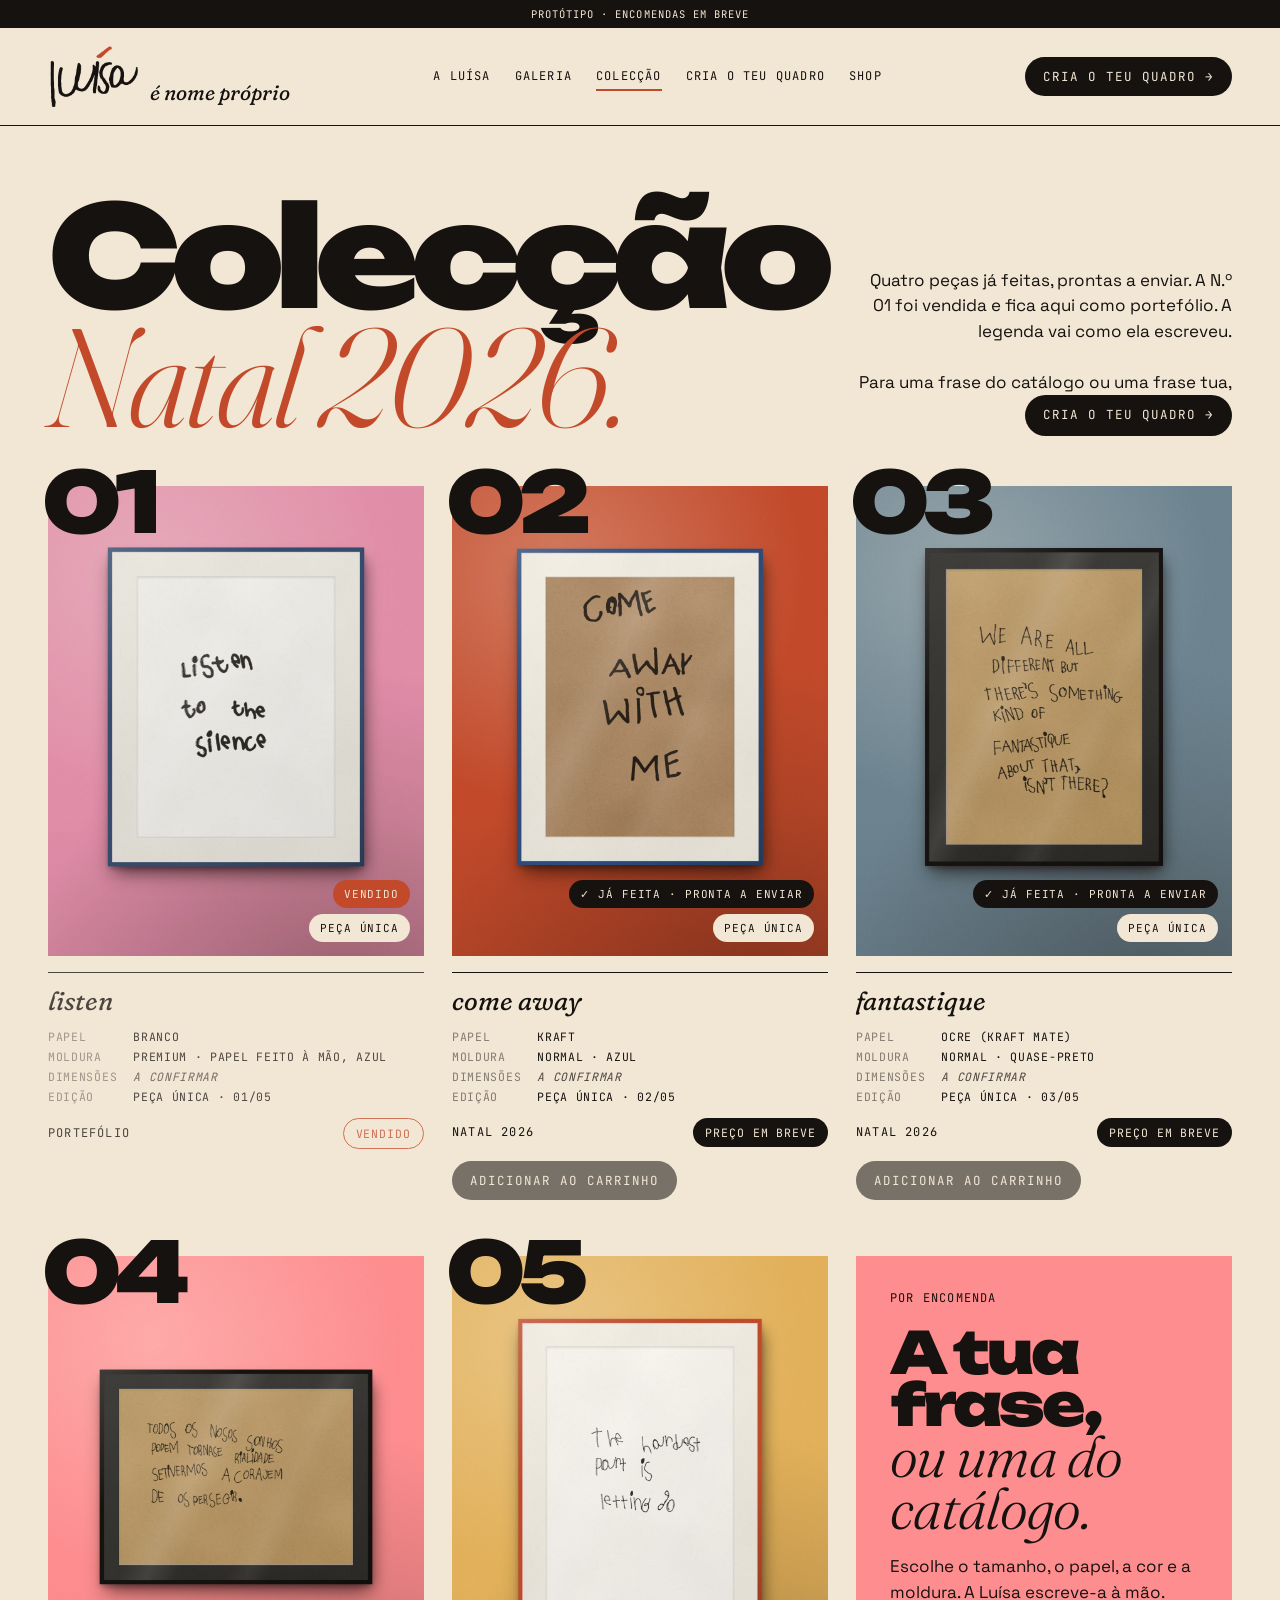
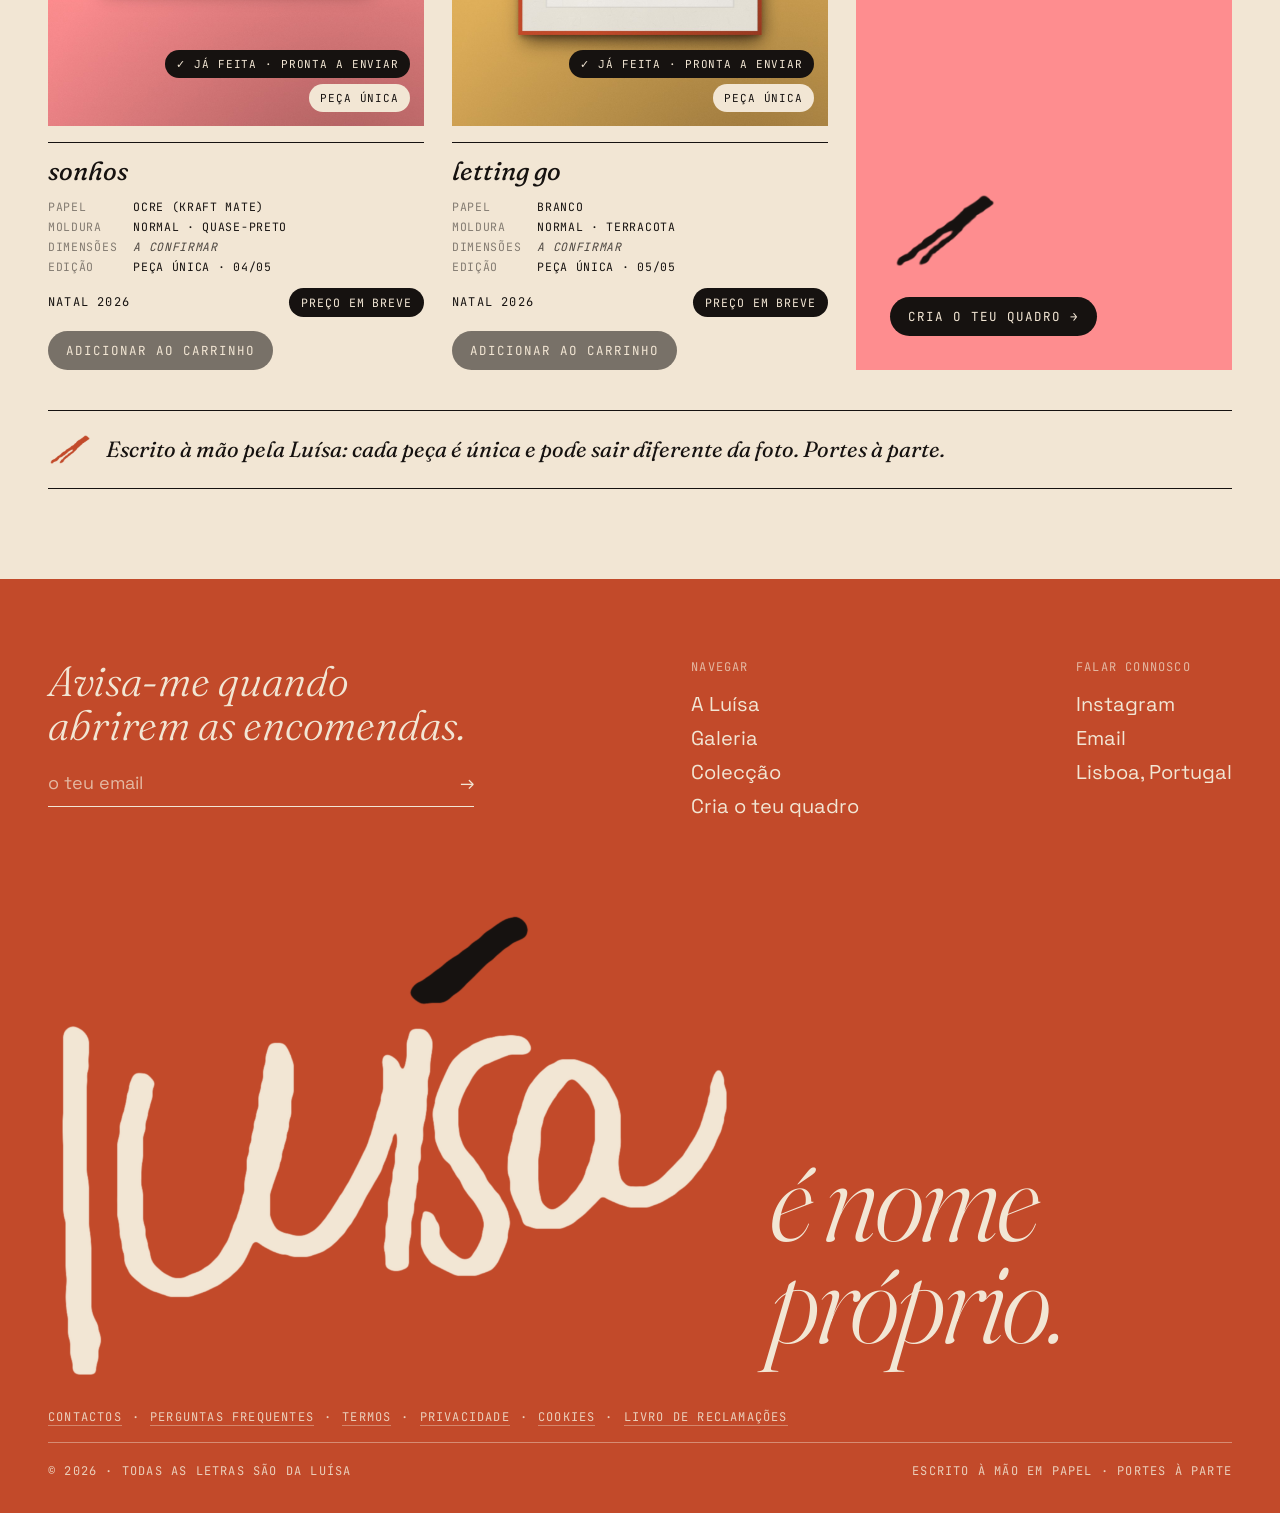
<file: loja.html>
<!doctype html><html lang="pt-PT"><head><meta charset="utf-8"><meta name="viewport" content="width=device-width,initial-scale=1"><meta name="robots" content="noindex, nofollow"><title>Colecção · Luísa é nome próprio</title><link rel="stylesheet" href="base.css?v=20261121l"><link rel="stylesheet" href="site.css?v=20261121l"></head><body><div class="proto lbl">protótipo · encomendas em breve</div><nav class="top"><a class="brand" href="index.html" aria-label="Luísa é nome próprio"><span class="stack"><span class="hw cast-body" style="color:var(--preto)"></span><span class="hw cast-acc" style="color:var(--terra)"></span></span><em>é nome próprio</em></a><div class="links lbl"><a href="luisa.html" class="">A Luísa</a><a href="galeria.html" class="">Galeria</a><a href="loja.html" class="on">Colecção</a><a href="cria.html" class="">Cria o teu quadro</a><a href="merch.html" class="">Shop</a></div><a class="cta" href="cria.html">Cria o teu quadro →</a><button class="menu-btn lbl" id="menuBtn" aria-expanded="false" aria-controls="mnav">Menu</button></nav>
<div class="mnav" id="mnav" hidden><a href="luisa.html" class="">A Luísa</a><a href="galeria.html" class="">Galeria</a><a href="loja.html" class="on">Colecção</a><a href="cria.html" class="">Cria o teu quadro</a><a href="merch.html" class="">Shop</a><span class="lbl">protótipo · encomendas em breve</span></div>
<div class="sec-h" style="padding-top:70px"><h2>Colecção<br><em>Natal 2026.</em></h2><p>Quatro peças já feitas, prontas a enviar. A N.º 01 foi vendida e fica aqui como portefólio. A legenda vai como ela escreveu.<br><br>Para uma frase do catálogo ou uma frase tua, <a class="cta" href="cria.html">Cria o teu quadro →</a></p></div>
<section class="shop" id="shop"><div class="piece  is-sold" data-kind="vendida"><span class="n">01</span><div class="img"><img src="assets/q-01-listen.jpg" alt="listen to the silence"><div class="tags"><span class="tag sold">Vendido</span><span class="tag">Peça única</span></div></div>
<div class="cap"><h3 class="ptitle">listen</h3><dl><dt>Papel</dt><dd>Branco</dd><dt>Moldura</dt><dd>Premium · papel feito à mão, azul</dd><dt>Dimensões</dt><dd class="medida-pendente"><!-- TODO-MEDIDA: N.º 01 · listen to the silence — medida real da moldura ainda não registada -->a confirmar</dd><dt>Edição</dt><dd>Peça única · 01/05</dd></dl>
<div class="row"><span class="lbl">Portefólio</span><span class="price-ph sold">vendido</span></div></div></div><div class="piece " data-kind="pronta"><span class="n">02</span><div class="img"><img src="assets/q-02-come-away.jpg" alt="come away with me"><div class="tags"><span class="tag go">✓ Já feita · pronta a enviar</span><span class="tag">Peça única</span></div></div>
<div class="cap"><h3 class="ptitle">come away</h3><dl><dt>Papel</dt><dd>Kraft</dd><dt>Moldura</dt><dd>Normal · azul</dd><dt>Dimensões</dt><dd class="medida-pendente"><!-- TODO-MEDIDA: N.º 02 · come away with me — medida real da moldura ainda não registada -->a confirmar</dd><dt>Edição</dt><dd>Peça única · 02/05</dd></dl>
<div class="row"><span class="lbl">Natal 2026</span><span class="price-ph">preço em breve</span></div><button class="cta" type="button" disabled title="Em breve">Adicionar ao carrinho</button></div></div><div class="piece " data-kind="pronta"><span class="n">03</span><div class="img"><img src="assets/q-03-fantastique.jpg" alt="we are all different but there’s something kind of fantastique about that, isn’t there?"><div class="tags"><span class="tag go">✓ Já feita · pronta a enviar</span><span class="tag">Peça única</span></div></div>
<div class="cap"><h3 class="ptitle">fantastique</h3><dl><dt>Papel</dt><dd>Ocre (kraft mate)</dd><dt>Moldura</dt><dd>Normal · quase-preto</dd><dt>Dimensões</dt><dd class="medida-pendente"><!-- TODO-MEDIDA: N.º 03 · we are all different but there’s something kind of fantastique about that, isn’t there? — medida real da moldura ainda não registada -->a confirmar</dd><dt>Edição</dt><dd>Peça única · 03/05</dd></dl>
<div class="row"><span class="lbl">Natal 2026</span><span class="price-ph">preço em breve</span></div><button class="cta" type="button" disabled title="Em breve">Adicionar ao carrinho</button></div></div><div class="piece " data-kind="pronta"><span class="n">04</span><div class="img"><img src="assets/q-04-sonhos.jpg" alt="todos os nosos sonhos podem tornase rialidade se tivermos a corajem de os persegir."><div class="tags"><span class="tag go">✓ Já feita · pronta a enviar</span><span class="tag">Peça única</span></div></div>
<div class="cap"><h3 class="ptitle">sonhos</h3><dl><dt>Papel</dt><dd>Ocre (kraft mate)</dd><dt>Moldura</dt><dd>Normal · quase-preto</dd><dt>Dimensões</dt><dd class="medida-pendente"><!-- TODO-MEDIDA: N.º 04 · todos os nosos sonhos podem tornase rialidade se tivermos a corajem de os persegir. — medida real da moldura ainda não registada -->a confirmar</dd><dt>Edição</dt><dd>Peça única · 04/05</dd></dl>
<div class="row"><span class="lbl">Natal 2026</span><span class="price-ph">preço em breve</span></div><button class="cta" type="button" disabled title="Em breve">Adicionar ao carrinho</button></div></div><div class="piece " data-kind="pronta"><span class="n">05</span><div class="img"><img src="assets/q-05-letting-go.jpg" alt="the hardest part is letting go"><div class="tags"><span class="tag go">✓ Já feita · pronta a enviar</span><span class="tag">Peça única</span></div></div>
<div class="cap"><h3 class="ptitle">letting go</h3><dl><dt>Papel</dt><dd>Branco</dd><dt>Moldura</dt><dd>Normal · terracota</dd><dt>Dimensões</dt><dd class="medida-pendente"><!-- TODO-MEDIDA: N.º 05 · the hardest part is letting go — medida real da moldura ainda não registada -->a confirmar</dd><dt>Edição</dt><dd>Peça única · 05/05</dd></dl>
<div class="row"><span class="lbl">Natal 2026</span><span class="price-ph">preço em breve</span></div><button class="cta" type="button" disabled title="Em breve">Adicionar ao carrinho</button></div></div>
<a class="custom-card" href="cria.html"><div><div class="lbl">Por encomenda</div><h3 style="margin-top:20px">A tua frase,<em>ou uma do catálogo.</em></h3><p>Escolhe o tamanho, o papel, a cor e a moldura. A Luísa escreve-a à mão.</p></div><div><span class="hw duplo" style="width:110px;color:var(--preto);margin-bottom:24px"></span><span class="cta">Cria o teu quadro →</span></div></a></section>
<div class="note"><span class="hw duplo"></span><p>Escrito à mão pela Luísa: cada peça é única e pode sair diferente da foto. Portes à parte.</p></div><div style="height:90px"></div>
<footer><div class="top"><div><h3>Avisa-me quando abrirem as encomendas.</h3><div class="in"><span style="opacity:.7">o teu email</span><span>→</span></div></div>
<div class="col"><div class="lbl">Navegar</div><a href="luisa.html">A Luísa</a><a href="galeria.html">Galeria</a><a href="loja.html">Colecção</a><a href="cria.html">Cria o teu quadro</a></div>
<div class="col"><div class="lbl">Falar connosco</div><a>Instagram</a><a>Email</a><a>Lisboa, Portugal</a></div></div>
<div class="giant"><span class="stack wmf"><span class="hw cast-body" style="color:var(--papel)"></span><span class="hw cast-acc" style="color:var(--preto)"></span></span><em>é nome próprio.</em></div>
<nav class="legal-links lbl" aria-label="Informação legal"><a href="contactos.html">Contactos</a> · <a href="faq.html">Perguntas frequentes</a> · <a href="termos.html">Termos</a> · <a href="privacidade.html">Privacidade</a> · <a href="cookies.html">Cookies</a> · <a href="https://www.livroreclamacoes.pt" target="_blank" rel="noopener">Livro de Reclamações</a></nav><div class="legal lbl"><span>© 2026 · todas as letras são da Luísa</span><span>Escrito à mão em papel · portes à parte</span></div></footer><script src="js/nav.js"></script></body></html>
</file>
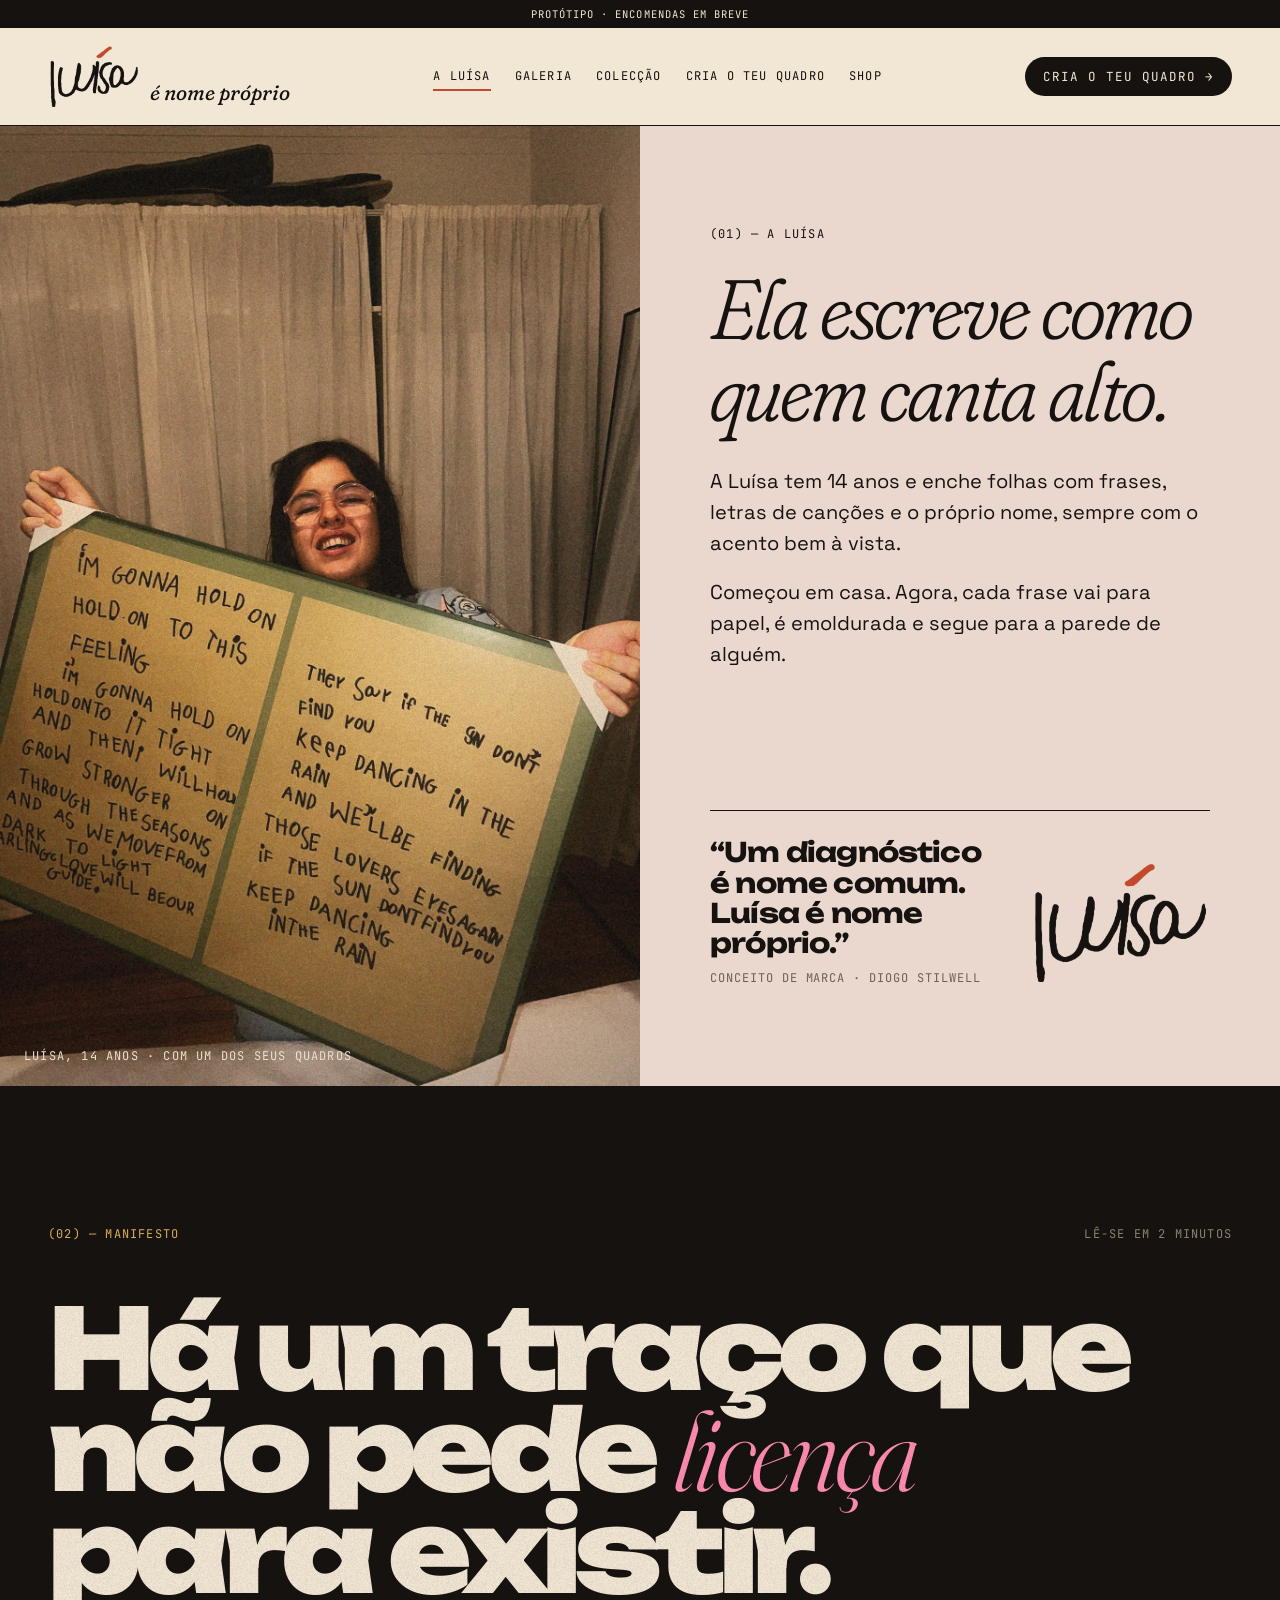
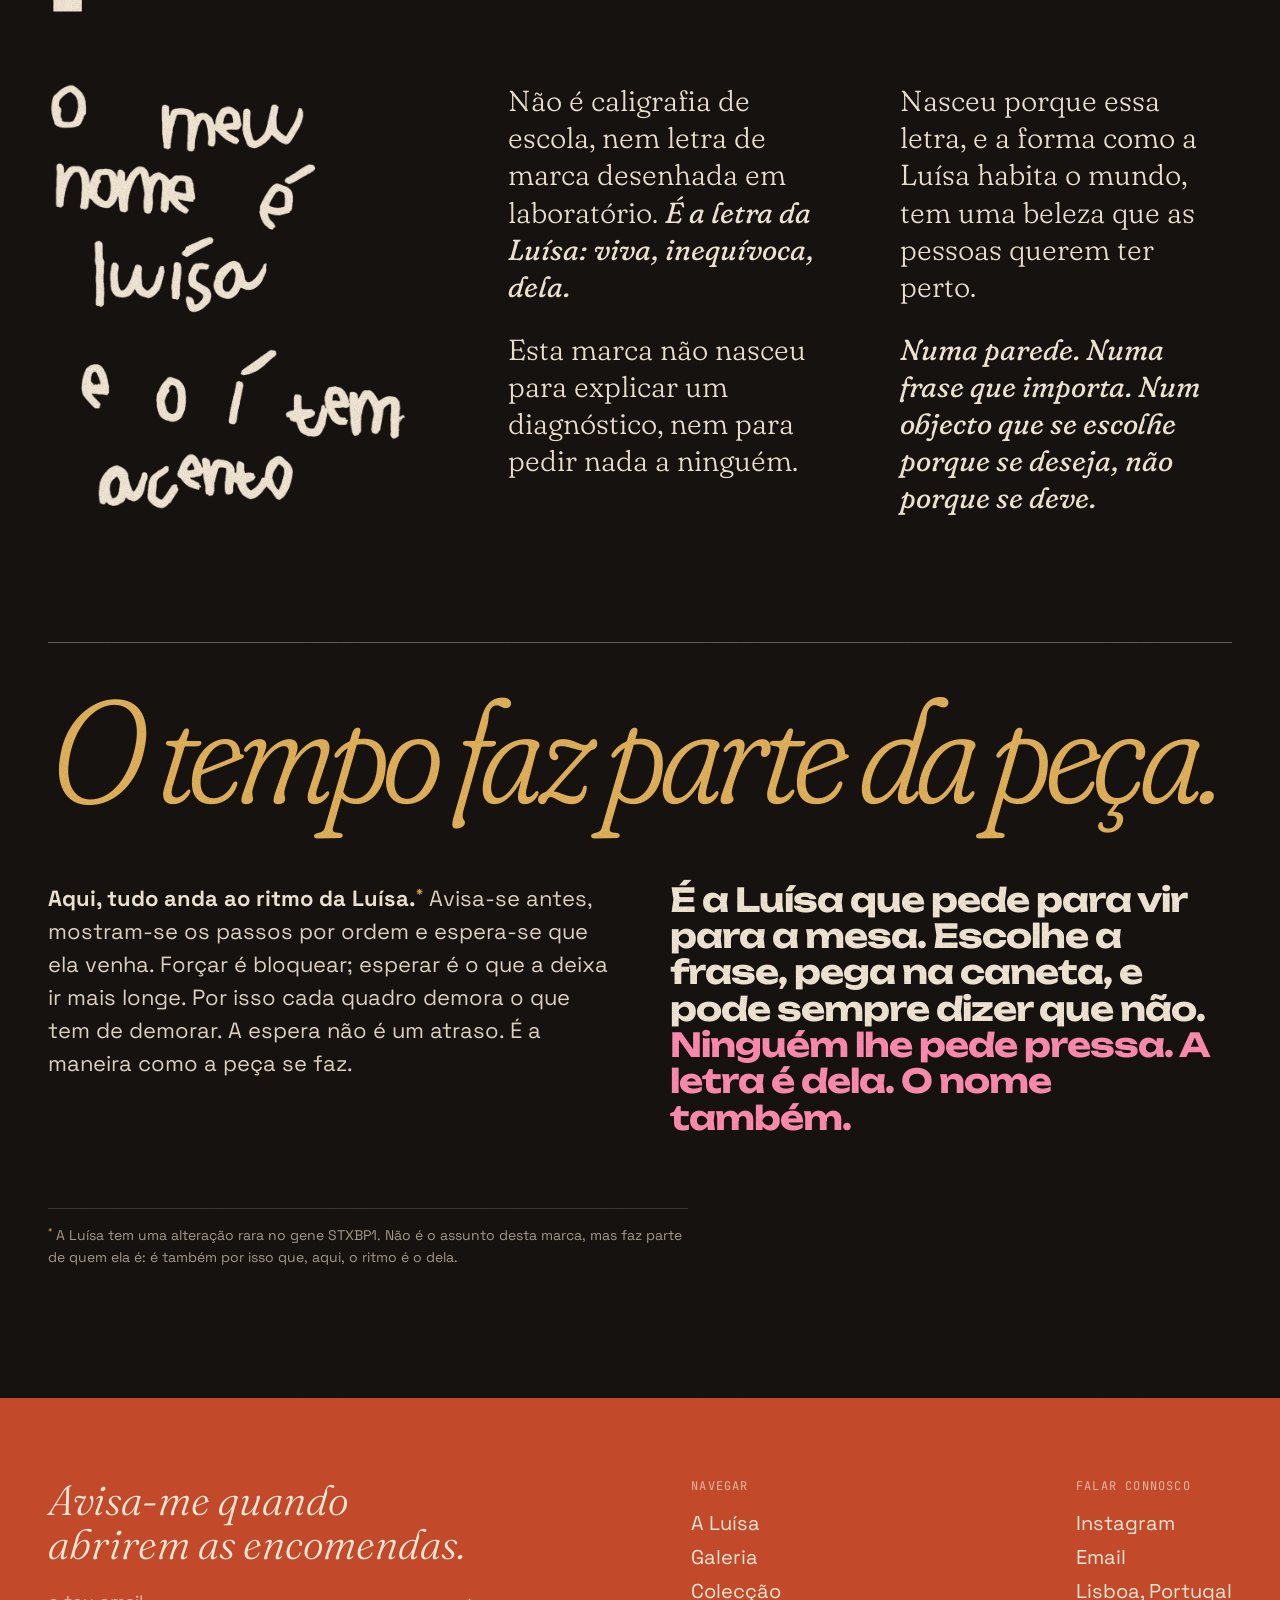
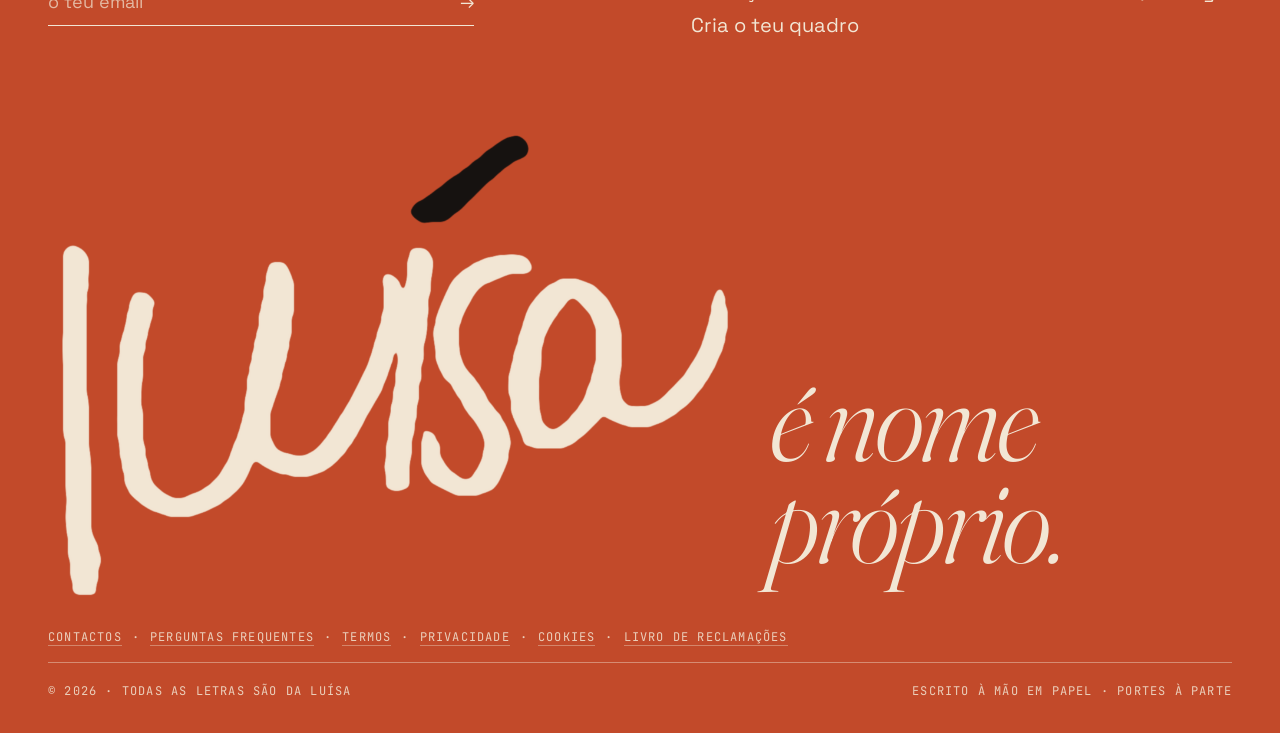
<file: luisa.html>
<!doctype html><html lang="pt-PT"><head><meta charset="utf-8"><meta name="viewport" content="width=device-width,initial-scale=1"><meta name="robots" content="noindex, nofollow"><title>A Luísa · Luísa é nome próprio</title><link rel="stylesheet" href="base.css?v=20261121l"><link rel="stylesheet" href="site.css?v=20261121l"></head><body><div class="proto lbl">protótipo · encomendas em breve</div><nav class="top"><a class="brand" href="index.html" aria-label="Luísa é nome próprio"><span class="stack"><span class="hw cast-body" style="color:var(--preto)"></span><span class="hw cast-acc" style="color:var(--terra)"></span></span><em>é nome próprio</em></a><div class="links lbl"><a href="luisa.html" class="on">A Luísa</a><a href="galeria.html" class="">Galeria</a><a href="loja.html" class="">Colecção</a><a href="cria.html" class="">Cria o teu quadro</a><a href="merch.html" class="">Shop</a></div><a class="cta" href="cria.html">Cria o teu quadro →</a><button class="menu-btn lbl" id="menuBtn" aria-expanded="false" aria-controls="mnav">Menu</button></nav>
<div class="mnav" id="mnav" hidden><a href="luisa.html" class="on">A Luísa</a><a href="galeria.html" class="">Galeria</a><a href="loja.html" class="">Colecção</a><a href="cria.html" class="">Cria o teu quadro</a><a href="merch.html" class="">Shop</a><span class="lbl">protótipo · encomendas em breve</span></div><section class="historia" id="historia"><div class="photo grain"><img src="assets/luisa-film.jpg" alt="A Luísa com um dos seus quadros"><span class="lbl">Luísa, 14 anos · com um dos seus quadros</span></div>
<div class="txt"><div><div class="lbl">(01) — A Luísa</div><h2>Ela escreve como quem canta alto.</h2><p>A Luísa tem 14 anos e enche folhas com frases, letras de canções e o próprio nome, sempre com o acento bem à vista.</p><p>Começou em casa. Agora, cada frase vai para papel, é emoldurada e segue para a parede de alguém.</p></div>
<div class="quote"><p>“Um diagnóstico é nome comum. Luísa é nome próprio.”<span>Conceito de marca · Diogo Stilwell</span></p><span class="stack"><span class="hw cast-body" style="color:var(--preto)"></span><span class="hw cast-acc" style="color:var(--terra)"></span></span></div></div></section>
<section class="manif grain" id="manifesto"><div class="head"><span class="lbl">(02) — Manifesto</span><span class="lbl" style="color:#8f8473">Lê-se em 2 minutos</span></div>
<h2>Há um traço que não pede <em>licença</em> para existir.</h2>
<div class="cols"><div><span class="hw frase"></span></div>
<div><p>Não é caligrafia de escola, nem letra de marca desenhada em laboratório. <b>É a letra da Luísa: viva, inequívoca, dela.</b></p><p>Esta marca não nasceu para explicar um diagnóstico, nem para pedir nada a ninguém.</p></div>
<div><p>Nasceu porque essa letra, e a forma como a Luísa habita o mundo, tem uma beleza que as pessoas querem ter perto.</p><p><b>Numa parede. Numa frase que importa. Num objecto que se escolhe porque se deseja, não porque se deve.</b></p></div></div>
<div class="pull"><q>O tempo faz parte da peça.</q></div>
<div class="end"><p><strong>Aqui, tudo anda ao ritmo da Luísa.<sup>*</sup></strong> Avisa-se antes, mostram-se os passos por ordem e espera-se que ela venha. Forçar é bloquear; esperar é o que a deixa ir mais longe. Por isso cada quadro demora o que tem de demorar. A espera não é um atraso. É a maneira como a peça se faz.</p>
<div><p class="last">É a Luísa que pede para vir para a mesa. Escolhe a frase, pega na caneta, e pode sempre dizer que não. <span>Ninguém lhe pede pressa. A letra é dela. O nome também.</span></p></div></div>
<p class="fn"><sup>*</sup> A Luísa tem uma alteração rara no gene STXBP1. Não é o assunto desta marca, mas faz parte de quem ela é: é também por isso que, aqui, o ritmo é o dela.</p></section>
<footer><div class="top"><div><h3>Avisa-me quando abrirem as encomendas.</h3><div class="in"><span style="opacity:.7">o teu email</span><span>→</span></div></div>
<div class="col"><div class="lbl">Navegar</div><a href="luisa.html">A Luísa</a><a href="galeria.html">Galeria</a><a href="loja.html">Colecção</a><a href="cria.html">Cria o teu quadro</a></div>
<div class="col"><div class="lbl">Falar connosco</div><a>Instagram</a><a>Email</a><a>Lisboa, Portugal</a></div></div>
<div class="giant"><span class="stack wmf"><span class="hw cast-body" style="color:var(--papel)"></span><span class="hw cast-acc" style="color:var(--preto)"></span></span><em>é nome próprio.</em></div>
<nav class="legal-links lbl" aria-label="Informação legal"><a href="contactos.html">Contactos</a> · <a href="faq.html">Perguntas frequentes</a> · <a href="termos.html">Termos</a> · <a href="privacidade.html">Privacidade</a> · <a href="cookies.html">Cookies</a> · <a href="https://www.livroreclamacoes.pt" target="_blank" rel="noopener">Livro de Reclamações</a></nav><div class="legal lbl"><span>© 2026 · todas as letras são da Luísa</span><span>Escrito à mão em papel · portes à parte</span></div></footer><script src="js/nav.js"></script></body></html>
</file>
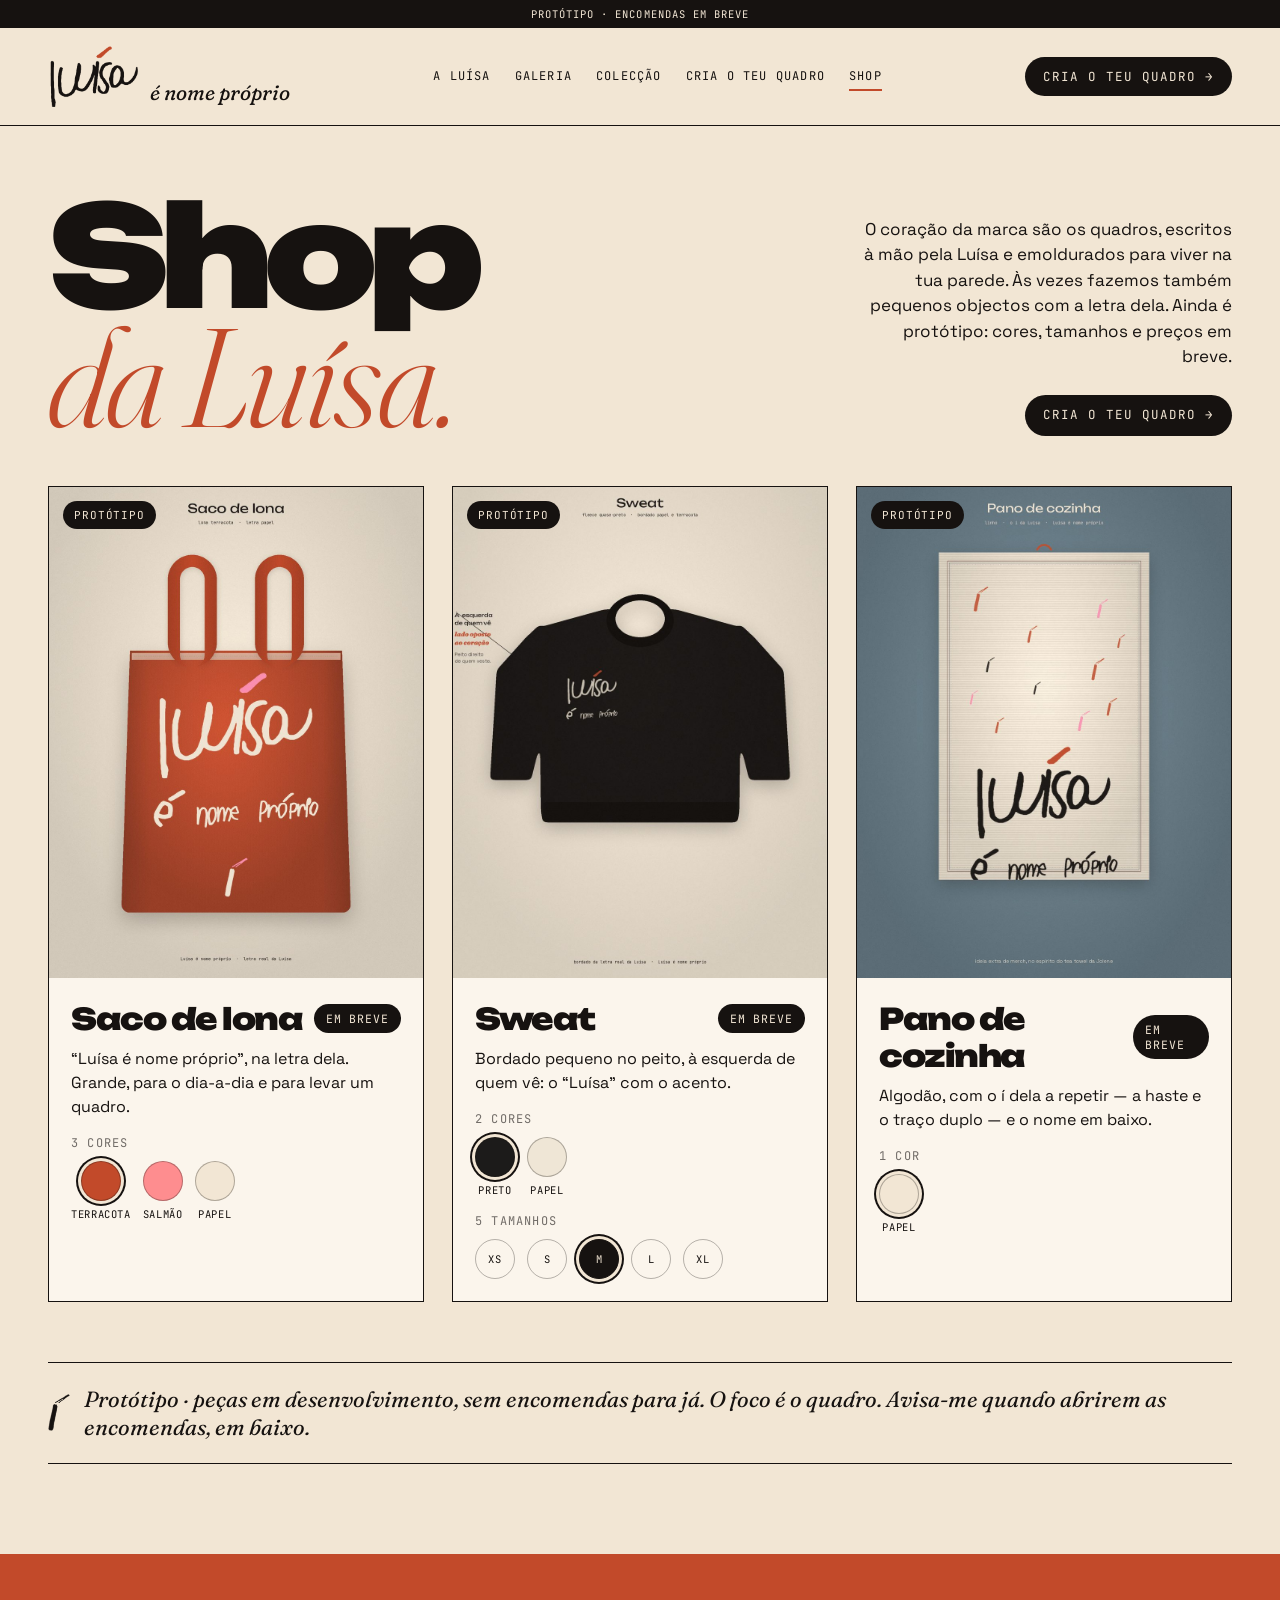
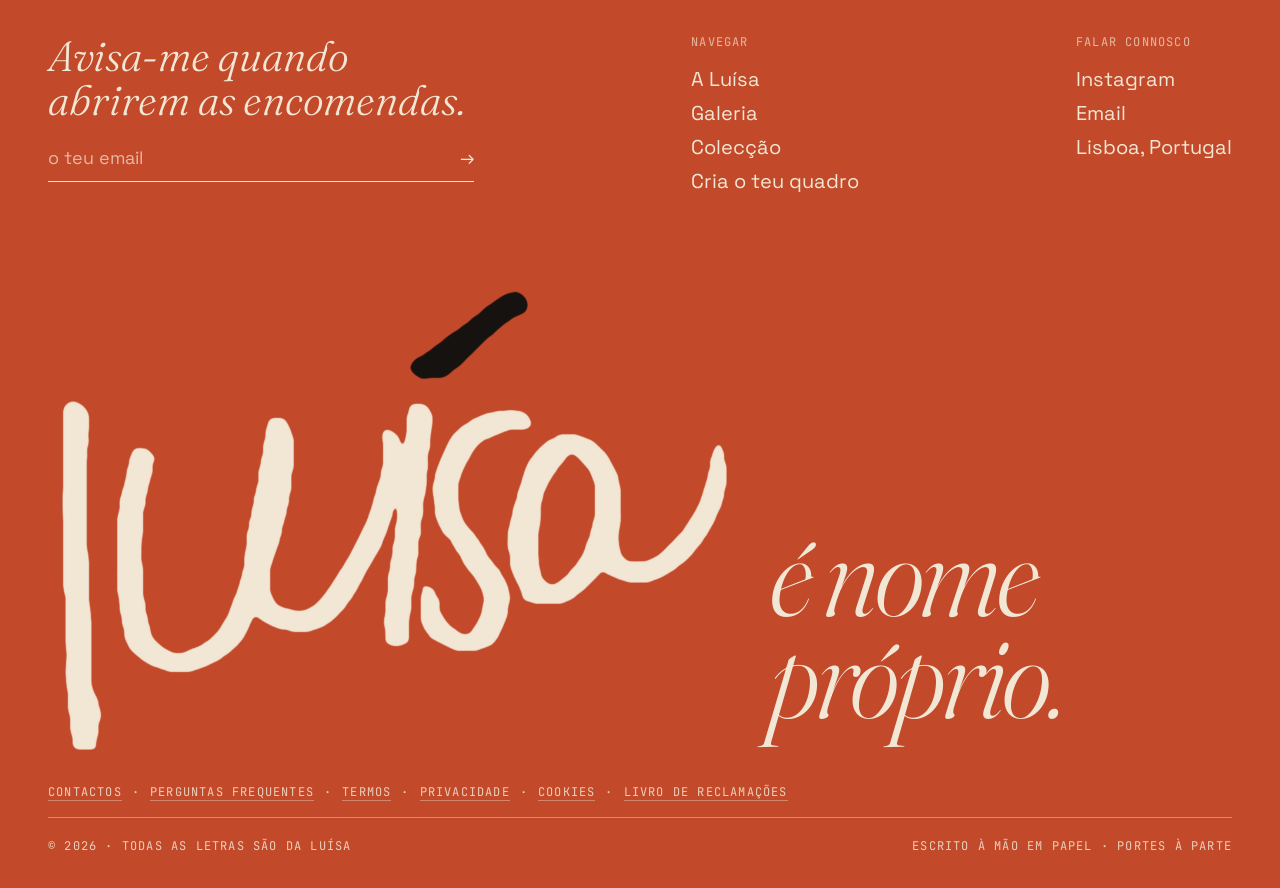
<file: merch.html>
<!doctype html><html lang="pt-PT"><head><meta charset="utf-8"><meta name="viewport" content="width=device-width,initial-scale=1"><meta name="robots" content="noindex, nofollow"><title>Shop · Luísa é nome próprio</title><link rel="stylesheet" href="base.css?v=20261121l"><link rel="stylesheet" href="site.css?v=20261121l"></head><body><div class="proto lbl">protótipo · encomendas em breve</div><nav class="top"><a class="brand" href="index.html" aria-label="Luísa é nome próprio"><span class="stack"><span class="hw cast-body" style="color:var(--preto)"></span><span class="hw cast-acc" style="color:var(--terra)"></span></span><em>é nome próprio</em></a><div class="links lbl"><a href="luisa.html" class="">A Luísa</a><a href="galeria.html" class="">Galeria</a><a href="loja.html" class="">Colecção</a><a href="cria.html" class="">Cria o teu quadro</a><a href="merch.html" class="on">Shop</a></div><a class="cta" href="cria.html">Cria o teu quadro →</a><button class="menu-btn lbl" id="menuBtn" aria-expanded="false" aria-controls="mnav">Menu</button></nav>
<div class="mnav" id="mnav" hidden><a href="luisa.html" class="">A Luísa</a><a href="galeria.html" class="">Galeria</a><a href="loja.html" class="">Colecção</a><a href="cria.html" class="">Cria o teu quadro</a><a href="merch.html" class="on">Shop</a><span class="lbl">protótipo · encomendas em breve</span></div>
<div class="sec-h" style="padding-top:70px"><h2>Shop<br><em>da Luísa.</em></h2><p>O coração da marca são os quadros, escritos à mão pela Luísa e emoldurados para viver na tua parede. Às vezes fazemos também pequenos objectos com a letra dela. Ainda é protótipo: cores, tamanhos e preços em breve.<br><br><a class="cta" href="cria.html">Cria o teu quadro →</a></p></div>
<section class="merch"><article class="mc" id="m-saco"><div class="mc-img"><img src="assets/merch/saco-terra.jpg" alt="Saco de lona"><span class="tag">Protótipo</span></div>
<div class="mc-b"><div class="mc-t"><h3>Saco de lona</h3><span class="price-ph">em breve</span></div><p>“Luísa é nome próprio”, na letra dela. Grande, para o dia-a-dia e para levar um quadro.</p><div class="lbl" style="margin:16px 0 10px;opacity:.6">3 cores</div><div class="mcols"><button class="msw on" data-img="assets/merch/saco-terra.jpg" aria-label="Terracota"><i style="background:#C24A2A"></i>Terracota</button><button class="msw" data-img="assets/merch/saco-salmao.jpg" aria-label="Salmão"><i style="background:#FE8D8F"></i>Salmão</button><button class="msw" data-img="assets/merch/saco-papel.jpg" aria-label="Papel"><i style="background:#F2E6D4"></i>Papel</button></div></div></article><article class="mc" id="m-sweat"><div class="mc-img"><img src="assets/merch/sweat-preto.jpg" alt="Sweat"><span class="tag">Protótipo</span></div>
<div class="mc-b"><div class="mc-t"><h3>Sweat</h3><span class="price-ph">em breve</span></div><p>Bordado pequeno no peito, à esquerda de quem vê: o “Luísa” com o acento.</p><div class="lbl" style="margin:16px 0 10px;opacity:.6">2 cores</div><div class="mcols"><button class="msw on" data-img="assets/merch/sweat-preto.jpg" aria-label="Preto"><i style="background:#1C1B1A"></i>Preto</button><button class="msw" data-img="assets/merch/sweat-papel.jpg" aria-label="Papel"><i style="background:#EFE6D6"></i>Papel</button></div><div class="lbl" style="margin:16px 0 10px;opacity:.6">5 tamanhos</div><div class="mcols msizes"><button class="msz" aria-label="Tamanho XS" aria-pressed="false"><i>XS</i></button><button class="msz" aria-label="Tamanho S" aria-pressed="false"><i>S</i></button><button class="msz on" aria-label="Tamanho M" aria-pressed="true"><i>M</i></button><button class="msz" aria-label="Tamanho L" aria-pressed="false"><i>L</i></button><button class="msz" aria-label="Tamanho XL" aria-pressed="false"><i>XL</i></button></div></div></article><article class="mc" id="m-pano"><div class="mc-img"><img src="assets/merch/pano-cozinha.jpg" alt="Pano de cozinha"><span class="tag">Protótipo</span></div>
<div class="mc-b"><div class="mc-t"><h3>Pano de cozinha</h3><span class="price-ph">em breve</span></div><p>Algodão, com o í dela a repetir — a haste e o traço duplo — e o nome em baixo.</p><div class="lbl" style="margin:16px 0 10px;opacity:.6">1 cor</div><div class="mcols"><button class="msw on" data-img="assets/merch/pano-cozinha.jpg" aria-label="Papel"><i style="background:#F2E6D4"></i>Papel</button></div></div></article></section>
<div class="note"><span class="hw i-marca"></span><p>Protótipo · peças em desenvolvimento, sem encomendas para já. O foco é o quadro. Avisa-me quando abrirem as encomendas, em baixo.</p></div><div style="height:90px"></div>
<script>document.querySelectorAll('.mc').forEach(c=>c.querySelectorAll('.msw').forEach(b=>b.onclick=()=>{c.querySelectorAll('.msw').forEach(x=>x.classList.toggle('on',x===b));c.querySelector('.mc-img img').src=b.dataset.img}))</script><script>document.querySelectorAll('.msizes').forEach(g=>g.querySelectorAll('.msz').forEach(b=>b.onclick=()=>{g.querySelectorAll('.msz').forEach(x=>{x.classList.toggle('on',x===b);x.setAttribute('aria-pressed',x===b)})}))</script>
<footer><div class="top"><div><h3>Avisa-me quando abrirem as encomendas.</h3><div class="in"><span style="opacity:.7">o teu email</span><span>→</span></div></div>
<div class="col"><div class="lbl">Navegar</div><a href="luisa.html">A Luísa</a><a href="galeria.html">Galeria</a><a href="loja.html">Colecção</a><a href="cria.html">Cria o teu quadro</a></div>
<div class="col"><div class="lbl">Falar connosco</div><a>Instagram</a><a>Email</a><a>Lisboa, Portugal</a></div></div>
<div class="giant"><span class="stack wmf"><span class="hw cast-body" style="color:var(--papel)"></span><span class="hw cast-acc" style="color:var(--preto)"></span></span><em>é nome próprio.</em></div>
<nav class="legal-links lbl" aria-label="Informação legal"><a href="contactos.html">Contactos</a> · <a href="faq.html">Perguntas frequentes</a> · <a href="termos.html">Termos</a> · <a href="privacidade.html">Privacidade</a> · <a href="cookies.html">Cookies</a> · <a href="https://www.livroreclamacoes.pt" target="_blank" rel="noopener">Livro de Reclamações</a></nav><div class="legal lbl"><span>© 2026 · todas as letras são da Luísa</span><span>Escrito à mão em papel · portes à parte</span></div></footer><script src="js/nav.js"></script></body></html>
</file>
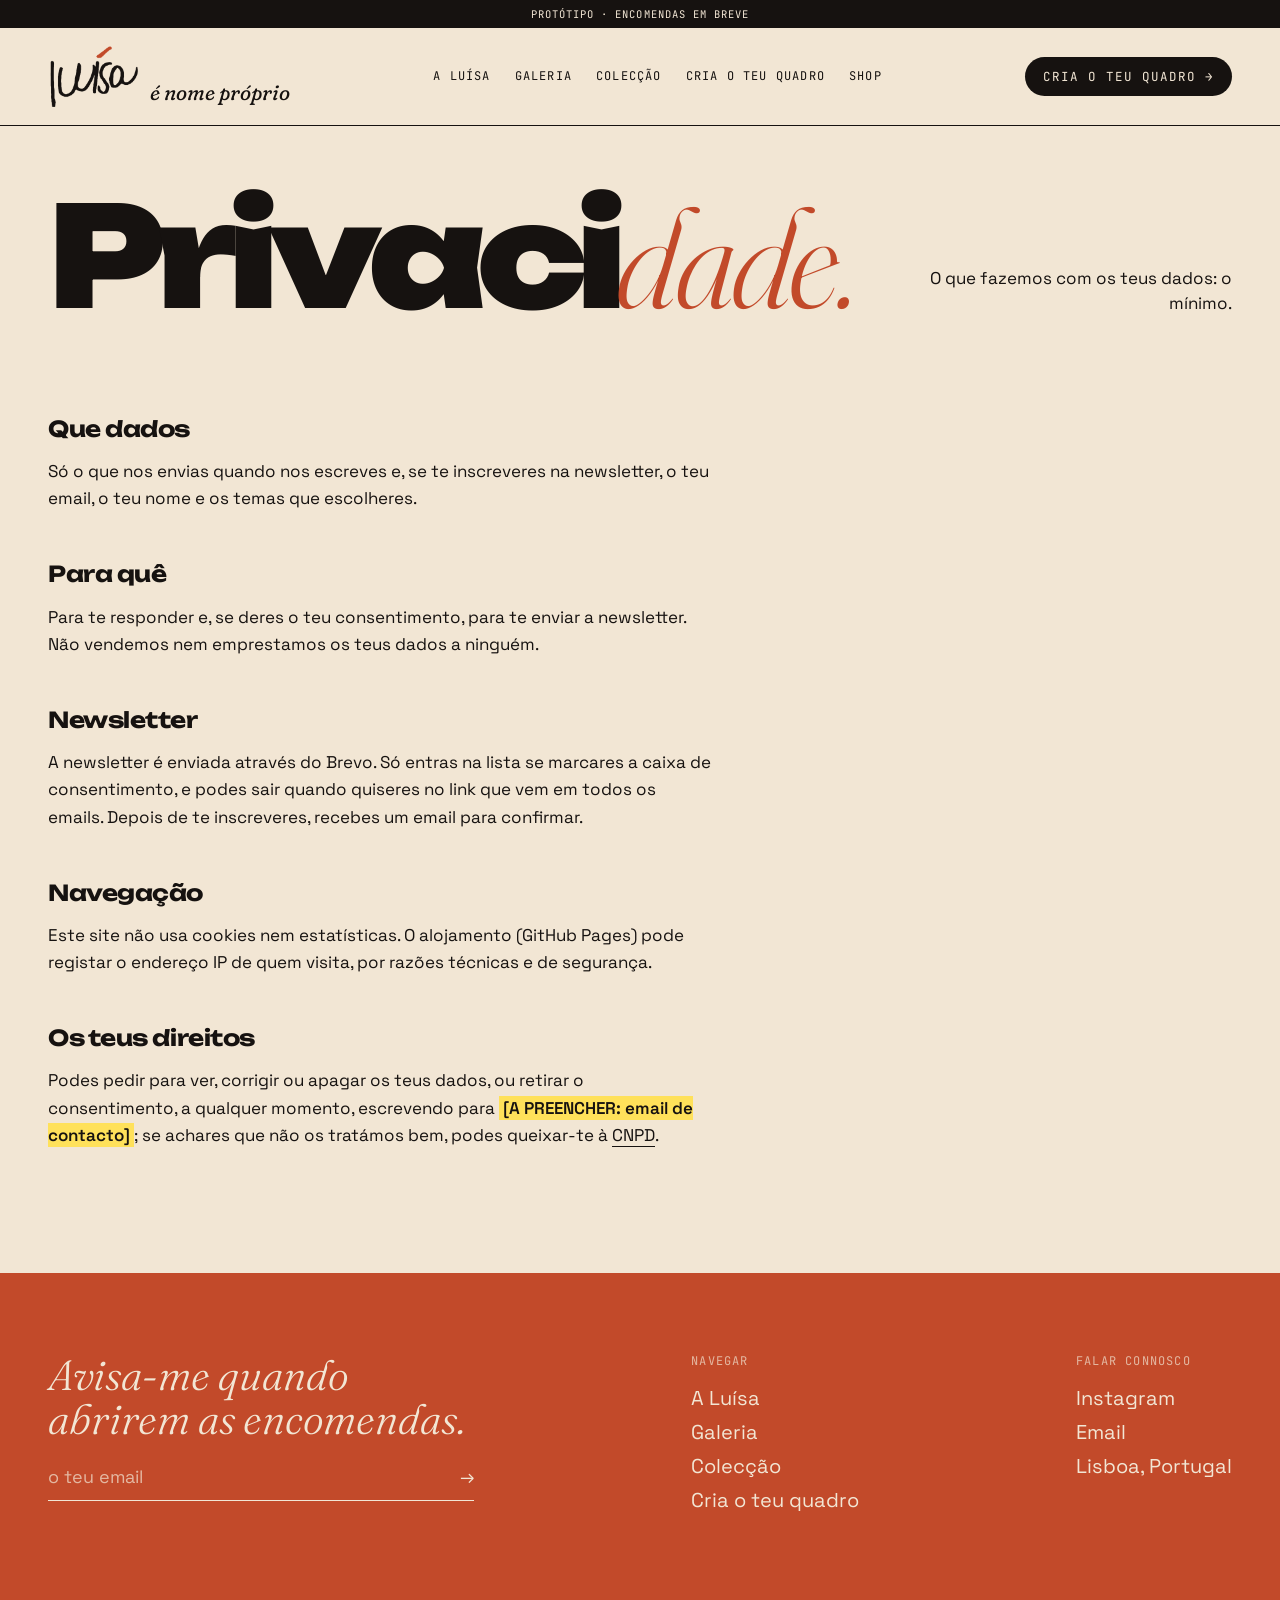
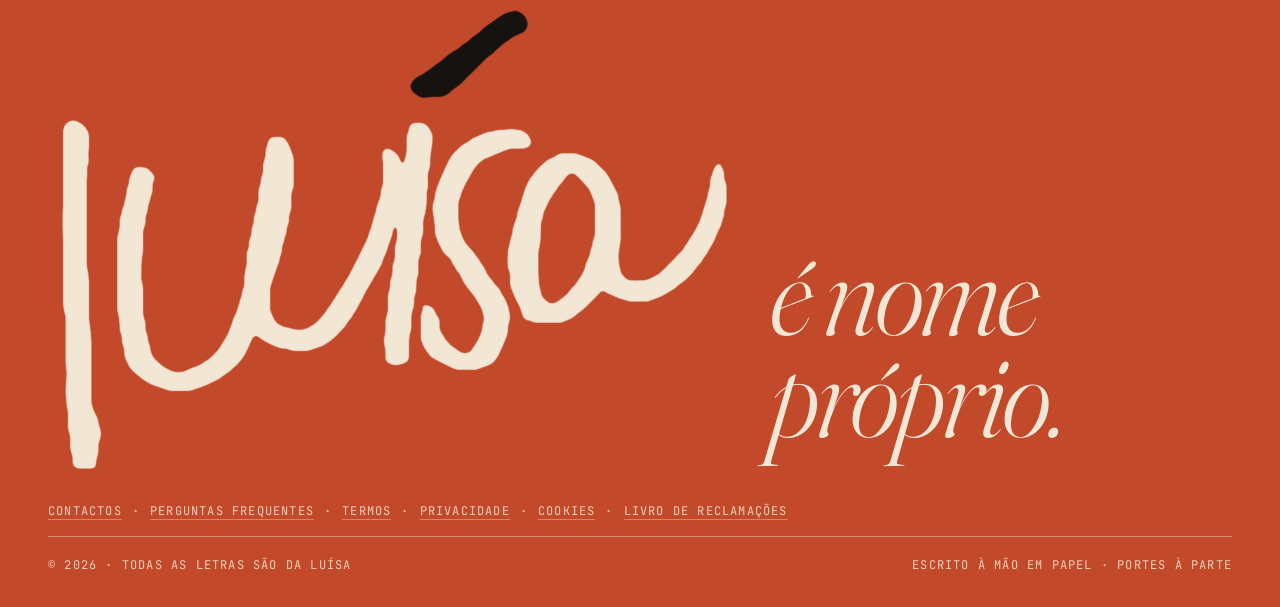
<file: privacidade.html>
<!doctype html><html lang="pt-PT"><head><meta charset="utf-8"><meta name="viewport" content="width=device-width,initial-scale=1"><meta name="robots" content="noindex, nofollow"><title>Privacidade · Luísa é nome próprio</title><link rel="stylesheet" href="base.css?v=20261121l"><link rel="stylesheet" href="site.css?v=20261121l"></head><body><div class="proto lbl">protótipo · encomendas em breve</div><nav class="top"><a class="brand" href="index.html" aria-label="Luísa é nome próprio"><span class="stack"><span class="hw cast-body" style="color:var(--preto)"></span><span class="hw cast-acc" style="color:var(--terra)"></span></span><em>é nome próprio</em></a><div class="links lbl"><a href="luisa.html" class="">A Luísa</a><a href="galeria.html" class="">Galeria</a><a href="loja.html" class="">Colecção</a><a href="cria.html" class="">Cria o teu quadro</a><a href="merch.html" class="">Shop</a></div><a class="cta" href="cria.html">Cria o teu quadro →</a><button class="menu-btn lbl" id="menuBtn" aria-expanded="false" aria-controls="mnav">Menu</button></nav>
<div class="mnav" id="mnav" hidden><a href="luisa.html" class="">A Luísa</a><a href="galeria.html" class="">Galeria</a><a href="loja.html" class="">Colecção</a><a href="cria.html" class="">Cria o teu quadro</a><a href="merch.html" class="">Shop</a><span class="lbl">protótipo · encomendas em breve</span></div>
<div class="sec-h" style="padding-top:70px"><h2>Privaci<em>dade.</em></h2><p>O que fazemos com os teus dados: o mínimo.</p></div>
<section class="doc">
<h3>Que dados</h3>
<p>Só o que nos envias quando nos escreves e, se te inscreveres na newsletter, o teu email, o teu nome e os temas que escolheres.</p>
<h3>Para quê</h3>
<p>Para te responder e, se deres o teu consentimento, para te enviar a newsletter. Não vendemos nem emprestamos os teus dados a ninguém.</p>
<h3>Newsletter</h3>
<p>A newsletter é enviada através do Brevo. Só entras na lista se marcares a caixa de consentimento, e podes sair quando quiseres no link que vem em todos os emails. Depois de te inscreveres, recebes um email para confirmar.</p>
<h3>Navegação</h3>
<p>Este site não usa cookies nem estatísticas. O alojamento (GitHub Pages) pode registar o endereço IP de quem visita, por razões técnicas e de segurança.</p>
<h3>Os teus direitos</h3>
<p>Podes pedir para ver, corrigir ou apagar os teus dados, ou retirar o consentimento, a qualquer momento, escrevendo para <mark class="fill">[A PREENCHER: email de contacto]</mark>; se achares que não os tratámos bem, podes queixar-te à <a href="https://www.cnpd.pt" target="_blank" rel="noopener">CNPD</a>.</p>
</section>
<footer><div class="top"><div><h3>Avisa-me quando abrirem as encomendas.</h3><div class="in"><span style="opacity:.7">o teu email</span><span>→</span></div></div>
<div class="col"><div class="lbl">Navegar</div><a href="luisa.html">A Luísa</a><a href="galeria.html">Galeria</a><a href="loja.html">Colecção</a><a href="cria.html">Cria o teu quadro</a></div>
<div class="col"><div class="lbl">Falar connosco</div><a>Instagram</a><a>Email</a><a>Lisboa, Portugal</a></div></div>
<div class="giant"><span class="stack wmf"><span class="hw cast-body" style="color:var(--papel)"></span><span class="hw cast-acc" style="color:var(--preto)"></span></span><em>é nome próprio.</em></div>
<nav class="legal-links lbl" aria-label="Informação legal"><a href="contactos.html">Contactos</a> · <a href="faq.html">Perguntas frequentes</a> · <a href="termos.html">Termos</a> · <a href="privacidade.html">Privacidade</a> · <a href="cookies.html">Cookies</a> · <a href="https://www.livroreclamacoes.pt" target="_blank" rel="noopener">Livro de Reclamações</a></nav><div class="legal lbl"><span>© 2026 · todas as letras são da Luísa</span><span>Escrito à mão em papel · portes à parte</span></div></footer><script src="js/nav.js"></script></body></html>
</file>
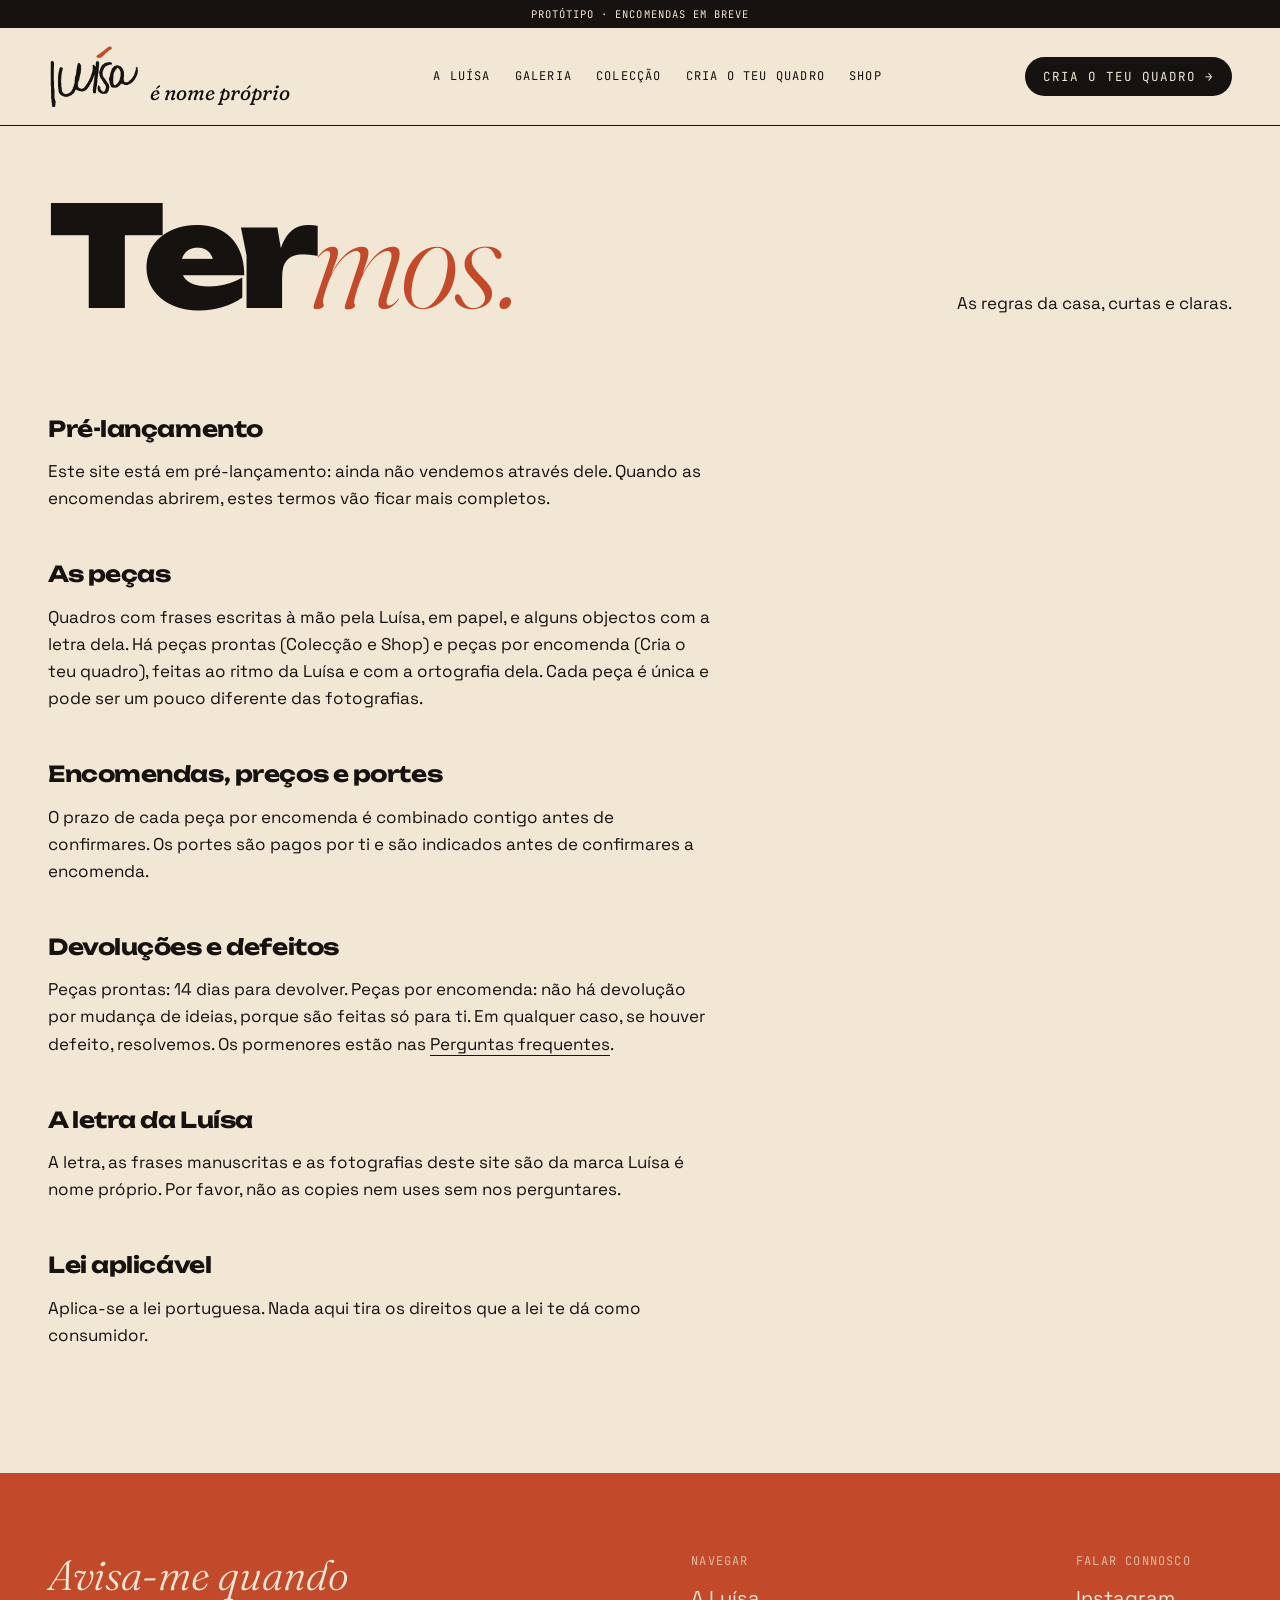
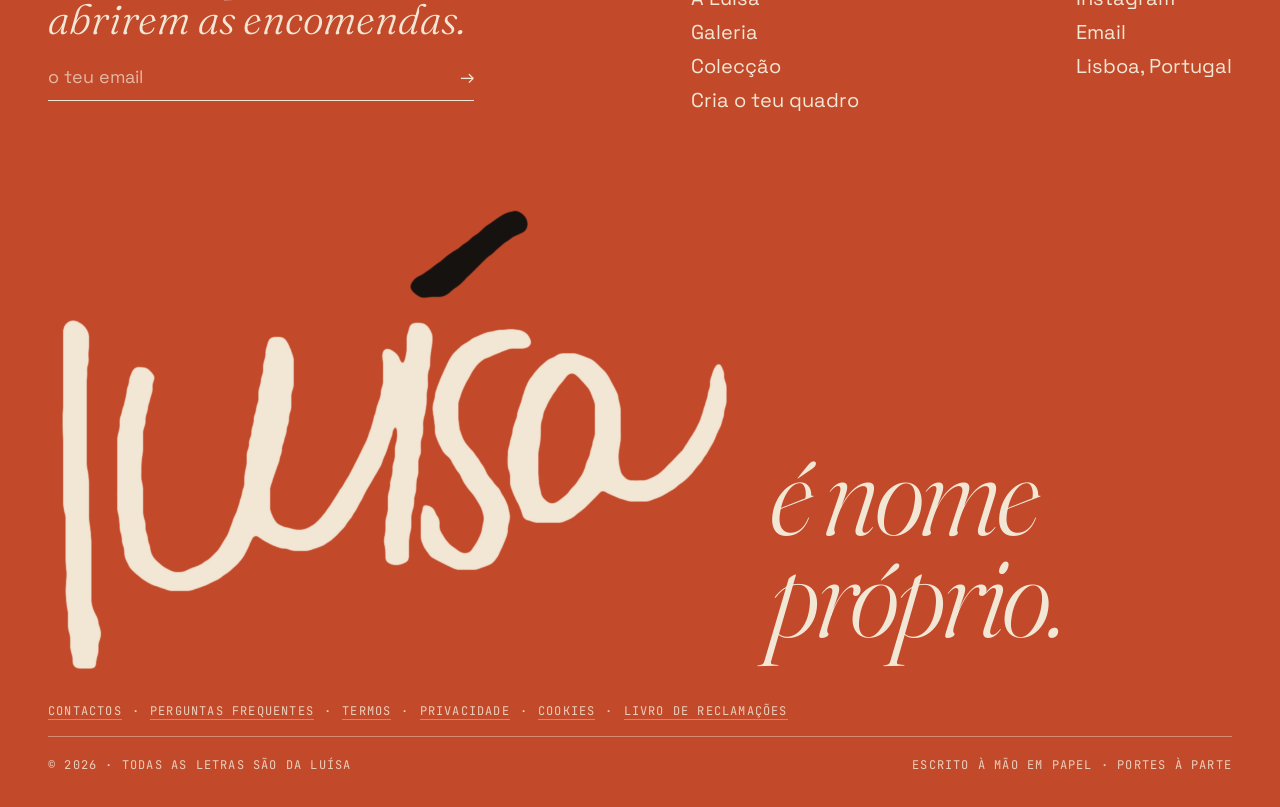
<file: termos.html>
<!doctype html><html lang="pt-PT"><head><meta charset="utf-8"><meta name="viewport" content="width=device-width,initial-scale=1"><meta name="robots" content="noindex, nofollow"><title>Termos · Luísa é nome próprio</title><link rel="stylesheet" href="base.css?v=20261121l"><link rel="stylesheet" href="site.css?v=20261121l"></head><body><div class="proto lbl">protótipo · encomendas em breve</div><nav class="top"><a class="brand" href="index.html" aria-label="Luísa é nome próprio"><span class="stack"><span class="hw cast-body" style="color:var(--preto)"></span><span class="hw cast-acc" style="color:var(--terra)"></span></span><em>é nome próprio</em></a><div class="links lbl"><a href="luisa.html" class="">A Luísa</a><a href="galeria.html" class="">Galeria</a><a href="loja.html" class="">Colecção</a><a href="cria.html" class="">Cria o teu quadro</a><a href="merch.html" class="">Shop</a></div><a class="cta" href="cria.html">Cria o teu quadro →</a><button class="menu-btn lbl" id="menuBtn" aria-expanded="false" aria-controls="mnav">Menu</button></nav>
<div class="mnav" id="mnav" hidden><a href="luisa.html" class="">A Luísa</a><a href="galeria.html" class="">Galeria</a><a href="loja.html" class="">Colecção</a><a href="cria.html" class="">Cria o teu quadro</a><a href="merch.html" class="">Shop</a><span class="lbl">protótipo · encomendas em breve</span></div>
<div class="sec-h" style="padding-top:70px"><h2>Ter<em>mos.</em></h2><p>As regras da casa, curtas e claras.</p></div>
<section class="doc">
<h3>Pré-lançamento</h3>
<p>Este site está em pré-lançamento: ainda não vendemos através dele. Quando as encomendas abrirem, estes termos vão ficar mais completos.</p>
<h3>As peças</h3>
<p>Quadros com frases escritas à mão pela Luísa, em papel, e alguns objectos com a letra dela. Há peças prontas (Colecção e Shop) e peças por encomenda (Cria o teu quadro), feitas ao ritmo da Luísa e com a ortografia dela. Cada peça é única e pode ser um pouco diferente das fotografias.</p>
<h3>Encomendas, preços e portes</h3>
<p>O prazo de cada peça por encomenda é combinado contigo antes de confirmares. Os portes são pagos por ti e são indicados antes de confirmares a encomenda.</p>
<h3>Devoluções e defeitos</h3>
<p>Peças prontas: 14 dias para devolver. Peças por encomenda: não há devolução por mudança de ideias, porque são feitas só para ti. Em qualquer caso, se houver defeito, resolvemos. Os pormenores estão nas <a href="faq.html">Perguntas frequentes</a>.</p>
<h3>A letra da Luísa</h3>
<p>A letra, as frases manuscritas e as fotografias deste site são da marca Luísa é nome próprio. Por favor, não as copies nem uses sem nos perguntares.</p>
<h3>Lei aplicável</h3>
<p>Aplica-se a lei portuguesa. Nada aqui tira os direitos que a lei te dá como consumidor.</p>
</section>
<footer><div class="top"><div><h3>Avisa-me quando abrirem as encomendas.</h3><div class="in"><span style="opacity:.7">o teu email</span><span>→</span></div></div>
<div class="col"><div class="lbl">Navegar</div><a href="luisa.html">A Luísa</a><a href="galeria.html">Galeria</a><a href="loja.html">Colecção</a><a href="cria.html">Cria o teu quadro</a></div>
<div class="col"><div class="lbl">Falar connosco</div><a>Instagram</a><a>Email</a><a>Lisboa, Portugal</a></div></div>
<div class="giant"><span class="stack wmf"><span class="hw cast-body" style="color:var(--papel)"></span><span class="hw cast-acc" style="color:var(--preto)"></span></span><em>é nome próprio.</em></div>
<nav class="legal-links lbl" aria-label="Informação legal"><a href="contactos.html">Contactos</a> · <a href="faq.html">Perguntas frequentes</a> · <a href="termos.html">Termos</a> · <a href="privacidade.html">Privacidade</a> · <a href="cookies.html">Cookies</a> · <a href="https://www.livroreclamacoes.pt" target="_blank" rel="noopener">Livro de Reclamações</a></nav><div class="legal lbl"><span>© 2026 · todas as letras são da Luísa</span><span>Escrito à mão em papel · portes à parte</span></div></footer><script src="js/nav.js"></script></body></html>
</file>
<file: base.css>
@font-face{font-family:Fraunces;src:url(fonts/FrauncesItalic.ttf);font-style:italic;font-weight:100 900}
@font-face{font-family:Fraunces;src:url(fonts/Fraunces.ttf);font-style:normal;font-weight:100 900}
@font-face{font-family:Unbounded;src:url(fonts/Unbounded.ttf);font-weight:200 900}
@font-face{font-family:Grotesk;src:url(fonts/SpaceGrotesk.ttf);font-weight:300 700}
@font-face{font-family:Mao;src:url(fonts/GloriaHallelujah.ttf);font-display:swap}
@font-face{font-family:Mono;src:url(fonts/JetBrainsMono.ttf);font-weight:100 800}
:root{--terra:#C24A2A;--mostarda:#E2B15A;--papel:#F2E6D4;--areia:#E4D5C2;--rosa:#EAD7CE;--azul:#6D8490;--preto:#161210;--pink:#FE8CB0;--salmao:#FE8D8F}
*{box-sizing:border-box;margin:0;padding:0}
body{font-family:Grotesk,sans-serif;color:var(--preto);-webkit-font-smoothing:antialiased}
.hw{display:block;background:currentColor;-webkit-mask-repeat:no-repeat;-webkit-mask-size:contain;-webkit-mask-position:center}
.hw.luisa{-webkit-mask-image:url(assets/luisa-laranja.png);aspect-ratio:1238/548}
.hw.luisa-body{-webkit-mask-image:url(assets/luisa-laranja-body.png);aspect-ratio:1238/548}
.hw.luisa-acc{-webkit-mask-image:url(assets/luisa-laranja-acc.png);aspect-ratio:1238/548}
.hw.castanho{-webkit-mask-image:url(assets/luisa-castanho.png);aspect-ratio:596/420}
.hw.np{-webkit-mask-image:url(assets/nome-proprio.png);aspect-ratio:1354/408}
.hw.nome{-webkit-mask-image:url(assets/nome.png);aspect-ratio:474/248}
.hw.proprio{-webkit-mask-image:url(assets/proprio.png);aspect-ratio:657/333}
.stack{position:relative}.stack>.hw+.hw{position:absolute;inset:0}
.mono{font-family:Mono;font-size:13px;letter-spacing:.08em;text-transform:uppercase}
.serif{font-family:Fraunces;font-style:italic;font-variation-settings:"SOFT" 100,"WONK" 1}
.grain::after{content:"";position:absolute;inset:0;pointer-events:none;opacity:.13;mix-blend-mode:multiply;background-image:url(assets/grain.png)}
.hw.cast-body{-webkit-mask-image:url(assets/luisa-castanho-body.png);aspect-ratio:1192/840}
.hw.cast-acc{-webkit-mask-image:url(assets/luisa-castanho-acc.png);aspect-ratio:1192/840}
.hw.traco{-webkit-mask-image:url(assets/acento-traco.png);aspect-ratio:912/708}
.hw.duplo{-webkit-mask-image:url(assets/acento-duplo.png);aspect-ratio:520/394}
.hw.cast-body{-webkit-mask-image:url(assets/luisa-castanho-body.png);mask-image:url(assets/luisa-castanho-body.png);aspect-ratio:1192/840}
.hw.cast-acc{-webkit-mask-image:url(assets/luisa-castanho-acc.png);mask-image:url(assets/luisa-castanho-acc.png);aspect-ratio:1192/840}
.hw.duplo{-webkit-mask-image:url(assets/acento-duplo.png);mask-image:url(assets/acento-duplo.png);aspect-ratio:520/394}
.hw.f-come{-webkit-mask-image:url(assets/frase-come-away.png);aspect-ratio:747/1296}
.hw.f-fant{-webkit-mask-image:url(assets/frase-fantastique.png);aspect-ratio:1332/1613}
.hw.f-sonhos{-webkit-mask-image:url(assets/frase-sonhos.png);aspect-ratio:1160/738}
.hw.f-letting{-webkit-mask-image:url(assets/frase-letting-go.png);aspect-ratio:790/618}
.hw.f-listen{-webkit-mask-image:url(assets/frase-listen.png);aspect-ratio:443/532}
.grain::after{background-image:url(assets/grain.png)}

.hw.i-marca{-webkit-mask-image:url(assets/i-marca.png);mask-image:url(assets/i-marca.png);aspect-ratio:700/1168}
.hw.frase{-webkit-mask-image:url(assets/frase-v2.png);mask-image:url(assets/frase-v2.png);aspect-ratio:1702/2030}
.hw.frase-nome{-webkit-mask-image:url(assets/frase-nome.png);mask-image:url(assets/frase-nome.png);aspect-ratio:1272/1098}
</file>
<file: site.css>
html,body{overflow-x:clip}body{background:var(--papel)}
a{color:inherit;text-decoration:none}
.lbl{font-family:Mono;font-size:12px;letter-spacing:.1em;text-transform:uppercase}
.wrap{padding:0 48px}
/* nav */
nav.top{position:sticky;top:0;z-index:50;display:flex;align-items:center;justify-content:space-between;padding:16px 48px;background:rgba(242,230,212,.94);backdrop-filter:blur(6px);border-bottom:1.5px solid var(--preto)}
.brand{display:flex;align-items:flex-end;gap:10px}
.brand .stack{width:92px}
.brand em{font-family:Fraunces;font-style:italic;font-weight:400;font-size:21px;line-height:1;margin-bottom:6px;font-variation-settings:"SOFT" 100,"WONK" 1}
nav.top .links{display:flex;gap:30px}
nav.top .links a{position:relative;padding:4px 0}
nav.top .links a.on::after{content:"";position:absolute;left:0;right:0;bottom:-3px;height:2px;background:var(--terra)}
.cta{display:inline-flex;align-items:center;gap:10px;font-family:Mono;font-size:12.5px;letter-spacing:.08em;text-transform:uppercase;border-radius:40px;padding:11px 18px;background:var(--preto);color:var(--papel)}
.cta.big{font-family:Unbounded;font-weight:700;font-size:19px;letter-spacing:-.01em;text-transform:none;padding:20px 30px}
.cta.light{background:var(--papel);color:var(--preto)}
/* marquee */
.mq-wrap{overflow:hidden;position:relative;z-index:3;padding:8px 0}
.marquee{background:var(--terra);color:var(--papel);white-space:nowrap;padding:16px 0;font-family:Unbounded;font-weight:700;font-size:28px;letter-spacing:-.02em;transform:rotate(-1.4deg);margin:0 -30px}
.marquee span{display:inline-flex;align-items:center;gap:24px;animation:mq 30s linear infinite}
.marquee .hw.duplo{width:46px;display:inline-block;color:var(--pink)}
@keyframes mq{to{transform:translateX(-50%)}}
/* hero */
.hero{position:relative;padding:34px 48px 40px;overflow:hidden}
.hero .kicker{display:flex;justify-content:space-between}
.hero .l1{display:flex;align-items:flex-end;gap:6px;margin-top:6px}
.hero .wm{width:880px;margin-left:-20px}
.hero .e{font-family:Fraunces;font-style:italic;font-weight:300;font-size:240px;line-height:.8;letter-spacing:-.03em;margin-bottom:40px;font-variation-settings:"SOFT" 100,"WONK" 1}
.hero h1{font-family:Unbounded;font-weight:900;font-size:166px;line-height:.86;letter-spacing:-.07em;white-space:nowrap;margin-top:-4px}
.hero h1 .dot{color:var(--terra)}
.hero .peek{position:absolute;right:56px;top:84px;width:250px;transform:rotate(4deg);box-shadow:0 30px 50px -20px rgba(22,18,16,.45)}
.hero .peek img{display:block;width:100%}
.hero .peek .lbl{position:absolute;left:-12px;bottom:-16px;background:var(--preto);color:var(--papel);padding:8px 12px;transform:rotate(-4deg)}
.sticker{position:absolute;width:150px;height:150px;border-radius:50%;background:var(--mostarda);display:flex;align-items:center;justify-content:center;text-align:center;font-family:Unbounded;font-weight:800;font-size:15px;line-height:1.1}
.hero .sticker{right:282px;top:70px;transform:rotate(-14deg);z-index:2}
.hero .bottom{display:grid;grid-template-columns:1.2fr 1fr auto;gap:40px;align-items:end;margin-top:40px;border-top:1.5px solid var(--preto);padding-top:20px}
.hero .bottom p.q{font-family:Fraunces;font-style:italic;font-size:34px;line-height:1.08;font-variation-settings:"SOFT" 100,"WONK" 1}
.hero .bottom p.s{font-size:17px;line-height:1.5;max-width:430px}
/* manifesto */
.manif{background:var(--preto);color:var(--papel);padding:140px 48px 130px;position:relative;margin-top:-16px;overflow:hidden}
.historia+.manif{margin-top:0}
.manif .head{display:flex;justify-content:space-between;margin-bottom:56px}.manif .head .lbl{color:var(--mostarda)}
.manif h2{font-family:Unbounded;font-weight:900;font-size:112px;line-height:.9;letter-spacing:-.06em;max-width:1250px}
.manif h2 em{font-family:Fraunces;font-weight:300;font-style:italic;letter-spacing:-.03em;color:var(--pink)}
.manif .cols{display:grid;grid-template-columns:400px 1fr 1fr;gap:60px;margin-top:80px;align-items:start}
.manif .cols .hw.frase{width:360px;color:var(--papel)}
.manif .cols p{font-family:Fraunces;font-weight:300;font-size:29px;line-height:1.28;color:#efe3d1;margin-bottom:26px;font-variation-settings:"SOFT" 100}
.manif .cols p b{font-weight:400;font-style:italic;color:var(--papel)}
.manif .pull{margin-top:100px;border-top:1.5px solid rgba(242,230,212,.35);padding-top:40px}
.manif .pull q{quotes:none;font-family:Fraunces;font-style:italic;font-weight:300;font-size:146px;line-height:.92;letter-spacing:-.04em;color:var(--mostarda);font-variation-settings:"SOFT" 100,"WONK" 1}
.manif .end{display:grid;grid-template-columns:1fr 1fr;gap:60px;margin-top:64px}
.manif .end p{font-size:22px;line-height:1.5;color:#e2d5c3}.manif .end p strong{color:var(--papel)}
.manif .end .last{font-family:Unbounded;font-weight:700;font-size:33px;line-height:1.1;letter-spacing:-.03em;color:var(--papel)}
.manif .end .last span{color:var(--pink)}
/* section heads */
.sec-h{display:grid;grid-template-columns:1fr auto;align-items:end;padding:120px 48px 50px;gap:30px}
.sec-h h2{font-family:Unbounded;font-weight:900;font-size:140px;line-height:.85;letter-spacing:-.065em}
.sec-h h2 em{font-family:Fraunces;font-weight:300;font-style:italic;letter-spacing:-.02em;color:var(--terra)}
.sec-h p{max-width:380px;font-size:17px;line-height:1.5;text-align:right}
/* product cards */
.grid5{display:grid;grid-template-columns:repeat(12,1fr);column-gap:24px;row-gap:64px;padding:0 48px}
.piece{position:relative;display:block}
.piece .img{position:relative;overflow:hidden}
.piece img{display:block;width:100%;transition:transform .6s}
.piece:hover img{transform:scale(1.03)}
.piece .n{position:absolute;top:-32px;left:-6px;font-family:Unbounded;font-weight:900;font-size:110px;letter-spacing:-.07em;line-height:1;z-index:2}
.tags{position:absolute;right:14px;bottom:14px;top:auto;display:flex;flex-direction:column;gap:6px;align-items:flex-end;z-index:2}
.tag{font-family:Mono;font-size:11px;letter-spacing:.08em;text-transform:uppercase;padding:7px 11px;border-radius:30px;background:var(--papel);color:var(--preto)}
.tag.go{background:var(--preto);color:var(--papel)}
.cap{margin-top:16px;padding-top:14px;border-top:1.5px solid var(--preto)}
.cap .hand{height:120px;display:flex;align-items:center;margin-bottom:10px}
.cap .hand .hw{height:100%;color:var(--preto)}
.cap .tr{font-family:Fraunces;font-style:italic;font-size:21px;line-height:1.2;margin-bottom:10px;font-variation-settings:"SOFT" 100,"WONK" 1}
.cap dl{display:grid;grid-template-columns:auto 1fr;gap:5px 16px;font-family:Mono;font-size:11.5px;letter-spacing:.06em;text-transform:uppercase}
.cap dt{opacity:.5}
.cap .row{display:flex;justify-content:space-between;align-items:center;margin-top:14px}
.price-ph{font-family:Mono;font-size:11.5px;letter-spacing:.08em;text-transform:uppercase;background:var(--preto);color:var(--papel);padding:7px 12px;border-radius:30px}
.p1{grid-column:1/7}.p2{grid-column:8/13;margin-top:170px}.p3{grid-column:2/6}.p4{grid-column:6/13;margin-top:110px}.p5{grid-column:4/10}
/* full phrase */
.full{background:var(--pink);height:1000px;position:relative;overflow:hidden;margin-top:130px;display:flex;align-items:center;justify-content:center}
.full .hw.f-come{height:900px;color:var(--preto)}
.full .lbl{position:absolute}.full .tl{left:48px;top:40px}.full .tr{right:48px;top:40px;text-align:right}.full .bl{left:48px;bottom:40px}.full .br{right:48px;bottom:40px}
/* CTA band */
.band{background:var(--azul);color:var(--papel);padding:100px 48px;display:grid;grid-template-columns:1.2fr 1fr;gap:60px;align-items:center}
.band h2{font-family:Unbounded;font-weight:900;font-size:104px;line-height:.86;letter-spacing:-.06em}
.band h2 em{font-family:Fraunces;font-weight:300;font-style:italic;color:var(--preto);display:block;letter-spacing:-.02em}
.band ol{list-style:none;counter-reset:s;display:grid;gap:0}
.band li{counter-increment:s;display:flex;gap:20px;align-items:baseline;border-top:1.5px solid rgba(242,230,212,.5);padding:18px 0;font-size:22px}
.band li::before{content:"0" counter(s);font-family:Unbounded;font-weight:900;font-size:34px;letter-spacing:-.05em;color:var(--preto);min-width:60px}
.band li small{display:block;font-family:Mono;font-size:11.5px;letter-spacing:.08em;text-transform:uppercase;opacity:.75;margin-top:4px}
/* historia */
.historia{display:grid;grid-template-columns:1fr 1fr;background:var(--rosa)}
.historia .photo{position:relative;height:960px;overflow:hidden}
.historia .photo img{width:100%;height:100%;object-fit:cover;object-position:50% 40%}
.historia .photo .lbl{position:absolute;left:24px;bottom:22px;color:var(--papel)}
.historia .photo-b{grid-column:2}
.historia .photo-b img{object-position:50% 18%}
.historia .txt{padding:100px 70px;display:flex;flex-direction:column;justify-content:space-between}
.historia h2{font-family:Fraunces;font-style:italic;font-weight:300;font-size:84px;line-height:.98;letter-spacing:-.025em;margin:26px 0 34px;font-variation-settings:"SOFT" 100,"WONK" 1}
.historia p{font-size:20px;line-height:1.55;max-width:520px;margin-bottom:18px}
.historia .quote{border-top:1.5px solid var(--preto);padding-top:26px;display:flex;justify-content:space-between;align-items:flex-end;gap:30px}
.historia .quote p{font-family:Unbounded;font-weight:700;font-size:27px;line-height:1.12;letter-spacing:-.03em;margin:0;max-width:430px}
.historia .quote p span{display:block;font-family:Mono;font-weight:400;font-size:12px;letter-spacing:.08em;text-transform:uppercase;margin-top:14px;opacity:.6}
.historia .quote .stack{width:180px;flex:none}
/* footer */
footer{background:var(--terra);color:var(--papel);padding:80px 48px 34px;overflow:hidden}
footer .top{display:grid;grid-template-columns:minmax(0,36%) auto auto;justify-content:space-between;gap:40px}
footer h3{font-family:Fraunces;font-style:italic;font-weight:300;font-size:42px;line-height:1.05}
footer .in{display:flex;margin-top:24px;border-bottom:1.5px solid var(--papel);padding-bottom:12px;justify-content:space-between;font-size:18px}
footer .col .lbl{opacity:.7;margin-bottom:16px}footer .col a{display:block;font-size:20px;margin-bottom:8px}
footer .giant{margin:70px -6px 18px;display:flex;align-items:flex-end;gap:26px}
footer .giant .wmf{width:860px}
footer .giant em{font-family:Fraunces;font-style:italic;font-weight:300;font-size:120px;line-height:.85;letter-spacing:-.03em;margin-bottom:40px}
footer .legal{display:flex;justify-content:space-between;border-top:1.5px solid rgba(242,230,212,.5);padding-top:20px;opacity:.85}
footer .legal a{color:inherit;text-decoration:none;border-bottom:1px solid rgba(242,230,212,.45)}
/* loja */
.filters{display:flex;gap:10px;padding:0 48px 40px;flex-wrap:wrap}
.chip{border:1.5px solid var(--preto);border-radius:30px;padding:10px 16px;font-size:15px;background:transparent;font-family:Grotesk;cursor:pointer;color:var(--preto)}
.chip.on{background:var(--preto);color:var(--papel)}
.shop{display:grid;grid-template-columns:repeat(3,1fr);gap:56px 28px;padding:0 48px 40px}
.shop .piece .n{font-size:84px;top:-26px}
.custom-card{background:var(--salmao);display:flex;flex-direction:column;justify-content:space-between;padding:34px;min-height:100%}
.custom-card h3{font-family:Unbounded;font-weight:900;font-size:58px;line-height:.9;letter-spacing:-.05em}
.custom-card h3 em{font-family:Fraunces;font-style:italic;font-weight:300;letter-spacing:-.02em;display:block}
.custom-card p{font-size:17px;line-height:1.5;margin:20px 0}
.note{display:flex;gap:14px;align-items:center;margin:0 48px 0;padding:22px 0;border-top:1.5px solid var(--preto);border-bottom:1.5px solid var(--preto)}
.note .hw.duplo{width:44px;color:var(--terra);flex:none}
.note .hw.i-marca{width:22px;color:var(--preto);flex:none}
.note p{font-family:Fraunces;font-style:italic;font-size:22px}
/* configurator */
.cfg{display:grid;grid-template-columns:1fr 560px;gap:0;border-top:1.5px solid var(--preto)}
.cfg .steps{padding:50px 48px 80px}
.cfg h1{font-family:Unbounded;font-weight:900;font-size:110px;line-height:.86;letter-spacing:-.065em;margin-bottom:18px}
.cfg h1 em{font-family:Fraunces;font-weight:300;font-style:italic;letter-spacing:-.02em;color:var(--terra)}
.cfg .lead{font-size:18px;line-height:1.5;max-width:620px;margin-bottom:40px}
.step{border-top:1.5px solid var(--preto);padding:30px 0 34px}
.step .sh{display:flex;align-items:baseline;gap:18px;margin-bottom:20px}
.step .sh b{font-family:Unbounded;font-weight:900;font-size:44px;letter-spacing:-.06em;color:var(--terra);line-height:1}
.step .sh h3{font-family:Fraunces;font-style:italic;font-weight:400;font-size:36px;line-height:1}
.step .sh .lbl{margin-left:auto;opacity:.6}
.opts{display:flex;flex-wrap:wrap;gap:12px}
.opt{position:relative;cursor:pointer;border:1.5px solid var(--preto);border-radius:16px;padding:16px 18px;background:#FBF5EC;min-width:120px;transition:background .2s,color .2s}
.opt input{position:absolute;opacity:0;pointer-events:none}
.opt.on{background:var(--preto);color:var(--papel)}
.opt .t{font-family:Unbounded;font-weight:800;font-size:22px;letter-spacing:-.03em}
.opt .s{display:block;font-family:Mono;font-size:11px;letter-spacing:.08em;text-transform:uppercase;opacity:.65;margin-top:6px}
.opt.wide{flex:1 1 260px}
.opt.wide .d{font-size:15px;line-height:1.45;margin-top:10px;opacity:.85}
.opt.wide .lead-t{display:inline-block;margin-top:12px;font-family:Mono;font-size:11.5px;letter-spacing:.08em;text-transform:uppercase;padding:6px 10px;border-radius:20px;background:var(--mostarda);color:var(--preto)}
.sws{display:flex;gap:14px;flex-wrap:wrap}
.sw{cursor:pointer;display:flex;flex-direction:column;align-items:center;gap:8px;font-family:Mono;font-size:10.5px;letter-spacing:.06em;text-transform:uppercase}
.sw i{display:block;width:58px;height:58px;border-radius:50%;border:1.5px solid rgba(22,18,16,.3)}
.sw.on i{box-shadow:0 0 0 4px var(--papel),0 0 0 6px var(--preto)}
.phr{display:grid;grid-template-columns:repeat(5,1fr);gap:10px;margin-top:16px}
.phr .opt{min-width:0;padding:12px;display:flex;flex-direction:column;gap:8px;align-items:center}
.phr .opt .hw{height:60px;width:100%;color:currentColor;-webkit-mask-size:contain}
.phr .opt .s{text-align:center;margin:0}
.custom{margin-top:16px;display:none}
.custom.show{display:block}
.custom textarea{width:100%;border:1.5px solid var(--preto);border-radius:16px;background:#FFF7F1;padding:18px 20px;font-family:Fraunces;font-style:italic;font-size:30px;resize:none;height:110px;color:var(--preto)}
.ideas{display:flex;flex-wrap:wrap;gap:8px;margin-top:12px;align-items:center}
.ideas .lbl{color:var(--terra)}
.ideas button{border:1.5px solid var(--preto);border-radius:30px;padding:8px 14px;background:var(--papel);font-family:Grotesk;font-size:15px;cursor:pointer}
.side{position:relative;background:var(--rosa);border-left:1.5px solid var(--preto);align-self:stretch}
.side .inner{--nav-offset:98px;position:sticky;top:var(--nav-offset);max-height:calc(100vh - var(--nav-offset));overflow-x:hidden;overflow-y:auto;padding:36px 36px 40px;box-sizing:border-box}
.pv{position:sticky;top:-36px;z-index:4;height:40vh;max-height:40vh;flex:none;display:flex;align-items:center;justify-content:center;background-color:var(--wall,#EAD7CE);background:var(--wall,#EAD7CE);overflow:hidden;transition:background .4s;box-shadow:0 16px 20px 8px var(--wall,#EAD7CE);cursor:zoom-in}
.pv::before{content:"";position:absolute;inset:0;background:radial-gradient(120% 90% at 28% 18%,rgba(255,250,240,.3),transparent 55%),radial-gradient(140% 120% at 80% 110%,rgba(20,10,5,.22),transparent 60%)}
.fr{position:relative;padding:var(--bw,9px);background-color:var(--fc,#2F4F7F);box-shadow:0 34px 50px -16px rgba(20,8,4,.45),inset 0 1px 0 rgba(255,255,255,.18),inset 0 -1px 0 rgba(0,0,0,.25);transition:all .4s}
.fr .mat{background:url(assets/tex-mat.jpg) center/600px;padding:var(--mat,30px);box-shadow:inset 0 2px 4px rgba(0,0,0,.25)}
.fr.premium{--bw:24px;background-image:url(assets/tex-kraft.jpg);background-size:220px;background-blend-mode:soft-light;filter:saturate(.92);border-radius:3px 5px 2px 6px;box-shadow:0 34px 50px -16px rgba(20,8,4,.45),inset 0 0 0 1px rgba(0,0,0,.12),inset 2px 2px 0 rgba(255,255,255,.22),inset -2px -2px 0 rgba(0,0,0,.14)}

.fr.premium .mat{box-shadow:inset 0 3px 6px rgba(0,0,0,.3)}
.fr .ppr{position:relative;width:var(--pw,180px);height:var(--ph,240px);background:url(assets/tex-branco.jpg) center/700px;display:flex;align-items:center;justify-content:center;box-shadow:0 0 0 2px #fff,0 0 0 3px rgba(0,0,0,.15);transition:all .4s;overflow:hidden;container-type:size}
.fr .ppr .hw{width:72%;height:72%;color:#1a1614;-webkit-mask-size:contain;mix-blend-mode:multiply}
.fr .ppr .typed{font-family:Mao,Fraunces;font-style:normal;font-size:15px;line-height:1.3;text-align:center;color:rgba(22,18,16,.55);padding:14px;box-sizing:border-box;max-width:100%}
.fr .ppr .typed.multi{font-size:clamp(6.5px,9.4cqw,13px);line-height:1.25;padding:8px 6px}
.fr .ppr .typed.multi small{font-size:.62em;margin-top:.45em}
.fr .ppr .typed .ln{display:block;white-space:nowrap}
.pv .sz{position:absolute;left:16px;bottom:14px;color:var(--preto)}
.pv .pm{position:absolute;right:16px;bottom:14px;background:var(--preto);color:var(--papel);padding:6px 10px;border-radius:20px}
.sum{margin-top:26px}
.sum dl{display:grid;grid-template-columns:120px 1fr;border-top:1.5px solid var(--preto)}
.sum dt,.sum dd{padding:11px 0;border-bottom:1px solid rgba(22,18,16,.25)}
.sum dt{font-family:Mono;font-size:11.5px;letter-spacing:.08em;text-transform:uppercase;opacity:.6}
.sum dd{font-size:17px;font-weight:500}
.sum .lt{display:flex;justify-content:space-between;align-items:center;margin-top:18px;padding:18px 20px;background:var(--preto);color:var(--papel);border-radius:16px}
.sum .lt b{font-family:Unbounded;font-weight:800;font-size:26px;letter-spacing:-.03em}
.sum .pr{display:flex;justify-content:space-between;align-items:center;margin-top:10px;padding:16px 20px;border:1.5px dashed var(--preto);border-radius:16px}
.sum .pr b{font-family:Fraunces;font-style:italic;font-weight:400;font-size:24px}
.sum .fine{font-size:13.5px;line-height:1.5;margin-top:14px;opacity:.8}
.sum .cta{width:100%;justify-content:center;margin-top:18px}
.toast{position:fixed;left:50%;bottom:30px;transform:translate(-50%,40px);opacity:0;background:var(--preto);color:var(--papel);padding:16px 22px;border-radius:14px;font-size:15px;transition:all .3s;z-index:99;max-width:90vw}
.toast.show{opacity:1;transform:translate(-50%,0)}
/* mobile */
@media (max-width:700px){
 .wrap{padding:0 18px}
 nav.top{padding:12px 18px}nav.top .links{display:none}.brand .stack{width:68px}.brand em{font-size:16px;margin-bottom:4px}nav.top .cta{padding:8px 12px;font-size:10.5px}
 .hero{padding:10px 18px 14px}.hero .kicker{display:none}
 .hero .l1{flex-direction:column;align-items:flex-start;gap:0;margin-top:2px}.hero .wm{width:320px;margin-left:-8px}
 .hero .e{font-size:92px;margin:-20px 0 0}.hero h1{font-size:54px;white-space:normal;line-height:.88;margin-top:0}
 .hero .peek{display:none}.hero .sticker{display:none}
 .hero .bottom{grid-template-columns:1fr;gap:0;margin-top:12px;padding-top:12px}.hero .bottom p.q,.hero .bottom p.s{display:none}
 .marquee{font-size:18px;padding:12px 0}.marquee .hw.duplo{width:30px}
 .manif{padding:90px 18px 80px}.manif .head{flex-direction:column;gap:10px;margin-bottom:34px}.manif h2{font-size:46px}
 .manif .cols{grid-template-columns:1fr;gap:10px;margin-top:50px}.manif .cols .hw.frase{width:220px;margin-bottom:30px}.manif .cols p{font-size:22px}
 .manif .pull{margin-top:60px}.manif .pull q{font-size:64px}.manif .end{grid-template-columns:1fr;gap:24px;margin-top:40px}.manif .end p{font-size:18px}.manif .end .last{font-size:25px}
 .sec-h{grid-template-columns:1fr;gap:18px;padding:80px 18px 40px}.sec-h h2{font-size:60px}.sec-h p{text-align:left;font-size:16px}
 .grid5{grid-template-columns:1fr;row-gap:56px;padding:0 18px}.p1,.p2,.p3,.p4,.p5{grid-column:1/-1;margin-top:0}
 .piece .n{font-size:70px;top:-20px}.cap .hand{height:64px}
 .full{height:700px;margin-top:90px}.full .hw.f-come{height:600px}.full .tl,.full .bl{left:18px}.full .tr,.full .br{right:18px}.full .lbl{font-size:10px}
 .band{grid-template-columns:1fr;padding:70px 18px;gap:30px}.band h2{font-size:54px}.band li{font-size:18px}
 .historia{grid-template-columns:1fr}.historia .photo{height:520px}.historia .photo-b{grid-column:auto}.historia .txt{padding:60px 18px}.historia h2{font-size:48px}.historia p{font-size:17px}
 .historia .quote{flex-direction:column;align-items:flex-start}.historia .quote p{font-size:22px}
 footer{padding:60px 18px 28px}footer .top{grid-template-columns:1fr 1fr}footer .top>div:first-child{grid-column:span 2}footer h3{font-size:32px}
 footer .giant{margin:50px -4px 16px;gap:10px;flex-direction:column;align-items:flex-start}footer .giant .wmf{width:300px}footer .giant em{font-size:52px;margin:0}
 footer .legal{flex-direction:column;gap:8px}
 .filters{padding:0 18px 30px}.shop{grid-template-columns:1fr;padding:0 18px 30px;gap:50px}
 .note{margin:0 18px}.note p{font-size:18px}
 .cfg{grid-template-columns:minmax(0,1fr)}.cfg .steps{padding:30px 18px 40px;order:1}.cfg h1{font-size:54px}
 .side{border-left:0;border-top:1.5px solid var(--preto);order:2}.side .inner{position:relative;top:0;max-height:none;overflow:visible;padding:20px 18px 24px}
 .cfg>*{min-width:0}
 .pv{position:relative;top:auto;height:380px;max-height:none;box-shadow:none;cursor:auto}
 .step .sh b{font-size:34px}.step .sh h3{font-size:28px}.step .sh .lbl{display:none}
 .opt{min-width:0;flex:1 1 30%;padding:14px}.opt .t{font-size:19px}
 .sw{width:52px;font-size:8.5px;text-align:center}.sw i{width:44px;height:44px}.sws{gap:6px;justify-content:space-between}
 .mbar{display:flex!important}.pv .sz{display:none}footer{padding-bottom:100px}
 .phr{grid-template-columns:repeat(3,1fr)}
 .custom textarea{font-size:24px}
}

[hidden]{display:none!important}
.fr .ppr .typed small{display:block;font-family:Mono;font-style:normal;font-size:9px;letter-spacing:.08em;text-transform:uppercase;margin-top:10px;opacity:.8}
.mbar{display:none;position:fixed;left:10px;right:10px;bottom:10px;z-index:60;background:var(--preto);color:var(--papel);border-radius:16px;padding:10px 12px;align-items:center;gap:12px;box-shadow:0 10px 30px rgba(0,0,0,.3)}
.mbar .mini{width:44px;height:56px;border:5px solid var(--fc,#2F4F7F);background:#f5efe4;flex:none;transition:all .3s}
.mbar .mini.premium{border-width:8px}
.mbar div{flex:1;font-size:13px;line-height:1.3}.mbar b{font-family:Unbounded;font-size:15px;display:block}
.mbar a{font-family:Mono;font-size:10.5px;letter-spacing:.08em;text-transform:uppercase;background:var(--papel);color:var(--preto);padding:9px 11px;border-radius:30px;white-space:nowrap}
/* v3 */
.proto{background:var(--preto);color:var(--papel);text-align:center;padding:7px 10px;font-size:10.5px}
.tag.sold{background:var(--terra);color:var(--papel)}
.price-ph.sold{background:transparent;color:var(--terra);border:1.5px solid var(--terra)}
.piece.is-sold img{filter:saturate(.75) brightness(.97)}
.piece.is-sold .cap{opacity:.75}
.opt-ph{display:block;width:100%;height:120px;object-fit:cover;border-radius:10px;margin-bottom:14px}
.opt .see{display:inline-block;margin-left:8px;font-family:Mono;font-size:11px;letter-spacing:.06em;text-transform:uppercase;text-decoration:underline;text-underline-offset:3px}
.pv .real{position:absolute;left:16px;top:16px;width:132px;margin:0;background:var(--papel);padding:6px 6px 8px;box-shadow:0 10px 24px -8px rgba(20,8,4,.4);transform:rotate(-3deg);z-index:3;transition:opacity .3s}
.pv .real img{display:block;width:100%;aspect-ratio:4/5;object-fit:cover}
.pv .real figcaption{font-family:Mono;font-size:9px;letter-spacing:.06em;text-transform:uppercase;margin-top:6px;text-align:center}
.mold{padding:110px 48px 120px;background:var(--areia);border-top:1.5px solid var(--preto)}
.mold-h{display:grid;grid-template-columns:1fr 440px;gap:40px;align-items:end;margin-bottom:46px}
.mold h2{font-family:Unbounded;font-weight:900;font-size:96px;line-height:.86;letter-spacing:-.06em}
.mold h2 em{display:block;font-family:Fraunces;font-weight:300;font-style:italic;color:var(--terra);letter-spacing:-.02em}
.mold-h p{font-size:18px;line-height:1.5}
.mold-g{display:grid;grid-template-columns:1.25fr 1fr .9fr .5fr;gap:18px;align-items:start}
.mold-g figure{margin:0}.mold-g img{display:block;width:100%;height:560px;object-fit:cover}
.mold-g .g2{margin-top:80px}.mold-g .g2 img{height:420px}.mold-g .g3 img{height:480px}.mold-g .g4{margin-top:120px}.mold-g .g4 img{height:440px}
.mold-g figcaption{margin-top:10px;font-size:10.5px}
@media (max-width:700px){
 .mold{padding:70px 18px 80px}.mold-h{grid-template-columns:1fr;gap:18px}.mold h2{font-size:48px}.mold-h p{font-size:16px}
 .mold-g{grid-template-columns:1fr 1fr;gap:12px}.mold-g .g1{grid-column:1/-1}.mold-g img,.mold-g .g1 img{height:auto}.mold-g .g2,.mold-g .g4{margin-top:0}.mold-g .g2 img,.mold-g .g3 img{height:220px}.mold-g .g4{display:none}
 .pv .real{width:96px}
 .proto{font-size:9.5px}
}
/* v4 · nav mobile, galeria, merch */
.menu-btn{display:none;border:1.5px solid var(--preto);background:transparent;border-radius:30px;padding:8px 14px;cursor:pointer;color:var(--preto)}
.mnav{position:fixed;inset:0;top:0;z-index:70;background:var(--papel);padding:90px 22px 30px;display:flex;flex-direction:column;gap:4px}
.mnav a{font-family:Unbounded;font-weight:800;font-size:34px;letter-spacing:-.04em;padding:10px 0;border-bottom:1.5px solid var(--preto)}
.mnav a.on{color:var(--terra)}.mnav .lbl{margin-top:auto;opacity:.6}
.menu-open nav.top{position:fixed;left:0;right:0;z-index:80}
nav.top .links{gap:24px}
.gm{overflow:hidden;padding:8px 0}
.gm-track{display:flex;gap:14px;width:max-content;animation:gm 60s linear infinite}
.g-row.rev .gm-track{animation-direction:reverse;animation-duration:70s}
.gm:hover .gm-track{animation-play-state:paused}
@keyframes gm{to{transform:translateX(-50%)}}
.gt{display:block;flex:none;width:250px;height:250px;overflow:hidden;border:0;padding:0;background:var(--areia);cursor:pointer}
.gt img{width:100%;height:100%;object-fit:cover;display:block;transition:transform .8s cubic-bezier(.2,.7,.2,1)}
.gt:hover img{transform:scale(1.08)}
.gstrip{padding:90px 0 80px;border-top:1.5px solid var(--preto)}
.gs-h{display:flex;justify-content:space-between;align-items:center;padding:0 48px 26px}
.g-hero{padding:70px 48px 40px}
.g-hero h1{font-family:Unbounded;font-weight:900;font-size:200px;line-height:.82;letter-spacing:-.07em;margin:18px 0 18px}
.g-hero h1 em{font-family:Fraunces;font-weight:300;font-style:italic;color:var(--terra);letter-spacing:-.03em}
.g-hero p{font-size:19px;line-height:1.5;max-width:560px}
.g-row .gt{width:440px;height:440px}.g-row.rev{margin-bottom:110px}
.g-feed{display:grid;grid-template-columns:repeat(12,1fr);gap:30px 24px;padding:90px 48px 110px}
.gf{margin:0;opacity:0;transform:translateY(40px);transition:opacity .9s ease,transform .9s cubic-bezier(.2,.7,.2,1)}
.gf.in{opacity:1;transform:none}
.gf-in{display:block;width:100%;border:0;padding:0;overflow:hidden;cursor:zoom-in;background:var(--areia)}
.gf img{display:block;width:100%;aspect-ratio:4/5;object-fit:cover;transform:scale(1.08);transition:transform .9s cubic-bezier(.2,.7,.2,1)}
.gf-in:hover img{transform:scale(1.13)!important}
.gf figcaption{margin-top:10px;font-size:10.5px}
.gf0{grid-column:1/6}.gf1{grid-column:7/11;margin-top:120px}.gf2{grid-column:11/13;margin-top:40px}
.gf3{grid-column:2/5;margin-top:-60px}.gf4{grid-column:6/10}.gf5{grid-column:10/13;margin-top:90px}
.gf1 img,.gf4 img{aspect-ratio:1}.gf2 img{aspect-ratio:3/4}
.lb{position:fixed;inset:0;z-index:100;background:rgba(22,18,16,.94);display:flex;align-items:center;justify-content:center;gap:20px;padding:30px}
.lb[hidden]{display:none!important}
.lb figure{margin:0;max-width:min(80vw,900px);text-align:center}
.lb img{max-width:100%;max-height:80vh;display:block;margin:0 auto;box-shadow:0 30px 60px rgba(0,0,0,.4)}
.lb figcaption{color:var(--papel);margin-top:14px}
.lb button{background:transparent;border:1.5px solid var(--papel);color:var(--papel);border-radius:40px;cursor:pointer}
.lb-p,.lb-n{width:56px;height:56px;font-size:22px;flex:none}
.lb-x{position:absolute;top:20px;right:20px;padding:10px 16px}
.merch{display:grid;grid-template-columns:repeat(3,1fr);gap:28px;padding:0 48px 60px}
.mc{border:1.5px solid var(--preto);background:#FBF5EC}
.mc-img{position:relative;overflow:hidden;background:var(--areia)}
.mc-img img{display:block;width:100%;aspect-ratio:1600/2100;object-fit:cover;transition:transform .8s}
.mc:hover .mc-img img{transform:scale(1.03)}
.mc-img .tag{position:absolute;left:14px;top:14px;background:var(--preto);color:var(--papel)}
.mc-b{padding:22px}
.mc-t{display:flex;justify-content:space-between;align-items:center;gap:10px}
.mc h3{font-family:Unbounded;font-weight:900;font-size:30px;letter-spacing:-.05em}
.mc p{font-size:16px;line-height:1.5;margin-top:10px}
.mcols{display:flex;gap:12px;flex-wrap:wrap}
.msw{display:flex;flex-direction:column;align-items:center;gap:6px;border:0;background:transparent;cursor:pointer;font-family:Mono;font-size:10.5px;letter-spacing:.06em;text-transform:uppercase;color:var(--preto)}
.msw i{display:block;width:40px;height:40px;border-radius:50%;border:1.5px solid rgba(22,18,16,.3)}
.msw.on i{box-shadow:0 0 0 3px var(--papel),0 0 0 5px var(--preto)}
.msz{border:0;background:transparent;cursor:pointer;padding:0;color:var(--preto)}
.msz i{display:flex;align-items:center;justify-content:center;width:40px;height:40px;border-radius:50%;border:1.5px solid rgba(22,18,16,.3);font-style:normal;font-family:Mono;font-size:10.5px;letter-spacing:.06em;text-transform:uppercase}
.msz.on i{background:var(--preto);color:var(--papel);border-color:var(--preto);box-shadow:0 0 0 3px var(--papel),0 0 0 5px var(--preto)}
@media (max-width:1100px){nav.top .links{gap:16px;font-size:11px}nav.top .cta{display:none}}
@media (max-width:700px){
 .menu-btn{display:inline-block}nav.top .cta{display:none}
 .gs-h{padding:0 18px 20px}.gt{width:160px;height:160px}.g-row .gt{width:250px;height:250px}.g-row.rev{margin-bottom:60px}
 .g-hero{padding:40px 18px 26px}.g-hero h1{font-size:84px}.g-hero p{font-size:16px}
 .g-feed{grid-template-columns:1fr 1fr;gap:20px 12px;padding:50px 18px 70px}
 .gf0,.gf1,.gf2,.gf3,.gf4,.gf5{grid-column:auto;margin-top:0}.gf0,.gf4{grid-column:1/-1}
 .lb{padding:12px;gap:6px}.lb figure{max-width:100%}.lb-p,.lb-n{position:absolute;bottom:24px;width:50px;height:50px}.lb-p{left:24px}.lb-n{right:24px}
 .merch{grid-template-columns:1fr;padding:0 18px 40px}
}
@media (prefers-reduced-motion:reduce){
 .gm-track,.marquee span{animation:none!important}
 .gm{overflow-x:auto}
 .gf{opacity:1;transform:none;transition:none}.gf img,.gt img,.mc-img img{transition:none;transform:none!important}
}
/* feed em colunas (masonry) */
.g-feed{display:block;columns:3;column-gap:24px}
.g-feed .gf{break-inside:avoid;margin:0 0 34px!important;grid-column:auto}
.gf0 img{aspect-ratio:4/5}.gf1 img{aspect-ratio:1}.gf2 img{aspect-ratio:3/4}.gf3 img{aspect-ratio:1}.gf4 img{aspect-ratio:4/5}.gf5 img{aspect-ratio:5/6}
.g-feed .gf:nth-child(3n+2){padding-top:0}
@media (max-width:700px){.g-feed{columns:2;column-gap:12px}.g-feed .gf{margin-bottom:20px!important}}

/* medidas */
.size-lead{font-size:16px;line-height:1.5;max-width:620px;margin:0 0 22px}
.size-diag{margin:0 0 22px}
.sd-row{display:flex;align-items:flex-end;gap:28px;padding:8px 0 4px}
.sd{margin:0;text-align:center;min-width:72px}
.sd-sheet{margin:0 auto 10px;background:var(--papel);border:1.5px solid var(--preto);box-shadow:4px 4px 0 var(--areia)}
.sd figcaption{font-family:Mono;font-size:10.5px;letter-spacing:.06em;text-transform:uppercase;line-height:1.35}
.sd figcaption b{display:block;font-family:Unbounded;font-weight:800;font-size:15px;letter-spacing:-.03em;text-transform:none;margin-bottom:3px}
.sd.on .sd-sheet{background:var(--preto)}
.sd-out{font-family:Mono;font-size:11.5px;letter-spacing:.06em;text-transform:uppercase;margin-top:12px;padding-top:12px;border-top:1.5px solid var(--preto)}
.sd-out b{display:block;opacity:.55;font-weight:400;margin-bottom:3px}
.opts.sizes{display:grid;grid-template-columns:repeat(3,1fr);gap:12px}
.opt.size{min-width:0;display:flex;flex-direction:column;gap:2px;padding:18px 18px 16px}
.opt.size .outer{display:block;margin-top:12px;padding-top:10px;border-top:1px solid currentColor;font-size:13px;line-height:1.35;letter-spacing:0;text-transform:none;font-family:Grotesk;opacity:.9}
.opt.size .outer b{display:block;font-family:Mono;font-size:10px;letter-spacing:.08em;text-transform:uppercase;font-weight:400;opacity:.65;margin-bottom:3px}
.medidas{margin:0 48px 50px;padding:36px 0 8px;border-top:1.5px solid var(--preto)}
.med-h{display:grid;grid-template-columns:1fr 1.2fr;gap:30px;align-items:end;margin-bottom:28px}
.med-h h3{font-family:Unbounded;font-weight:800;font-size:42px;letter-spacing:-.04em;line-height:1}
.med-h p{font-size:16px;line-height:1.5;max-width:520px}
.med-t{width:100%;border-collapse:collapse;margin:8px 0 10px;font-size:16px}
.med-t th,.med-t td{text-align:left;padding:14px 16px;border-top:1.5px solid var(--preto);vertical-align:top}
.med-t thead th{font-family:Mono;font-size:11px;letter-spacing:.08em;text-transform:uppercase;font-weight:400;opacity:.6;border-top:0;padding-top:0}
.med-t tbody th{font-family:Unbounded;font-weight:800;font-size:22px;letter-spacing:-.03em;width:90px}
.med-t td:last-child{font-weight:500}
.sum dd#s-outer,.sum #s-outer{font-style:italic}

@media (max-width:700px){
 .opts.sizes{grid-template-columns:1fr;gap:10px}
 .opt.size{padding:16px}
 .sd-row{gap:16px;justify-content:space-between}
 .medidas{margin:0 18px 36px}
 .med-h{grid-template-columns:1fr;gap:12px}
 .med-h h3{font-size:32px}
 .med-t th,.med-t td{padding:12px 8px;font-size:14px}
 .med-t tbody th{font-size:18px}
}

/* Pedidos · placeholders tipográficos (não são a letra da Luísa) */
.pedidos{display:grid;grid-template-columns:repeat(4,1fr);gap:40px 24px;padding:0 48px 90px}
.ph-wall{background:var(--rosa);display:flex;align-items:center;justify-content:center;padding:32px 22px 36px;aspect-ratio:4/5}
.pcard .fr{width:86%;--bw:8px}
.pcard .fr .mat{padding:14px}
.pcard .fr .ppr{width:100%;height:auto;aspect-ratio:3/4;overflow:hidden}
.pcard .fr .ppr .typed{display:block;font-size:17px;line-height:1.3;color:var(--preto);padding:12px 8px;white-space:normal;box-sizing:border-box;max-width:100%}
.pcard .fr .ppr .typed small{margin-top:14px;opacity:.7;letter-spacing:.07em}
.pcard .fr .ppr .typed .ln{display:inline;white-space:nowrap}
.pcard .fr .ppr .typed.multi{font-size:15px;line-height:1.35;padding:10px 6px}
.pcard:hover .fr{transform:translateY(-3px)}
.shop .pcard .fr .ppr .typed{font-size:16px}
.shop .pcard .fr .ppr .typed.multi{font-size:14px}
@media (max-width:1100px){
  .pedidos{grid-template-columns:repeat(2,1fr)}
}
@media (max-width:700px){
  .pedidos{grid-template-columns:1fr;padding:0 18px 60px;gap:44px}
  .pcard .fr .ppr .typed{font-size:20px}
  .pcard .fr .ppr .typed.multi{font-size:18px}
}

/* galeria de peças logo abaixo do banner */
.topgal{position:relative;z-index:3;background:var(--papel);border-top:1.5px solid var(--preto)}
.tg-track{display:grid;grid-template-columns:repeat(4,1fr);gap:12px;padding:22px 48px 36px}
.tg{display:block;background:var(--areia);overflow:hidden;min-width:0}
.tg img{display:block;width:100%;aspect-ratio:4/5;object-fit:cover;transition:transform .8s cubic-bezier(.2,.7,.2,1)}
.tg:hover img{transform:scale(1.06)}
@media (max-width:700px){
  .tg-track{display:flex;gap:10px;overflow-x:auto;scroll-snap-type:x mandatory;scroll-padding-left:18px;padding:12px 18px 18px;-webkit-overflow-scrolling:touch;scrollbar-width:none;overscroll-behavior-x:contain}
  .tg-track::-webkit-scrollbar{display:none}
  .tg{flex:none;width:68vw;max-width:280px;scroll-snap-align:start}
}

/* texto do banner, no telemóvel, passa para baixo da galeria */
.hero-after{display:none}
@media (max-width:700px){
  .hero-after{display:block;padding:4px 18px 22px;background:var(--papel)}
  .hero-after .q{font-family:Fraunces;font-style:italic;font-size:24px;line-height:1.12;font-variation-settings:"SOFT" 100,"WONK" 1}
  .hero-after .s{font-size:16px;line-height:1.45;margin-top:10px;max-width:430px}
}
@media (prefers-reduced-motion:reduce){
  .tg img{transition:none}
  .tg:hover img{transform:none}
}
.manif .end sup,.manif .fn sup{font-size:.6em;vertical-align:super;line-height:0;color:var(--mostarda)}
.manif .fn{margin-top:72px;max-width:640px;font-size:14px;line-height:1.55;color:#a89d8b;border-top:1px solid rgba(242,230,212,.18);padding-top:16px}
@media (max-width:700px){
  .manif .fn{margin-top:44px;font-size:13px}
}

/* colecção: título curto no lugar do boneco da letra */
.cap .ptitle{font-family:Fraunces;font-style:italic;font-weight:400;font-size:26px;line-height:1.15;margin:0 0 12px;font-variation-settings:"SOFT" 100,"WONK" 1}
.medida-pendente{font-style:italic;opacity:.75}

/* papel no configurador */
.opt.paper{min-width:140px;flex:1 1 140px;display:flex;flex-direction:column;padding:12px 14px 14px}
.opt.paper .psw{display:block;width:100%;height:56px;background-size:cover;background-position:center;border-radius:8px;margin-bottom:8px;border:1px solid rgba(22,18,16,.15)}
.opt.paper .t{font-size:18px}
.pv .pp{position:absolute;right:16px;top:16px;background:var(--papel);color:var(--preto);padding:6px 10px;border-radius:20px;z-index:3}

/* catálogo agrupado */
.cat-list{margin-top:8px}
.cat-g{margin-top:22px}
.cat-g>.lbl{display:block;margin-bottom:8px;color:var(--terra)}
.cat-g .phr{display:grid;grid-template-columns:repeat(auto-fill,minmax(150px,1fr));gap:10px;margin-top:8px}
.opt.cat .cat-txt{font-family:Mao,Fraunces;font-style:normal;font-size:16px;line-height:1.3;text-align:center}
.opt.cat .cat-txt.multi{display:flex;flex-direction:column;gap:0;font-size:13px;line-height:1.25}
.opt.cat .cat-txt.multi .ln{display:block}
.opt.cat .cat-img{display:block;height:60px;width:100%;object-fit:contain}
.opt.cat.on .cat-img{filter:brightness(0) invert(1)}
.fr .ppr .ink-img{display:block;max-width:72%;max-height:72%;object-fit:contain;mix-blend-mode:multiply}
.fr .ppr .ink-img[hidden]{display:none}

/* nascimento */
.nasc{display:none;margin-top:16px;grid-template-columns:1fr 1fr;gap:10px}
.nasc.show{display:grid}
.nasc .lbl{grid-column:1/-1;color:var(--terra)}
.nasc input{width:100%;box-sizing:border-box;border:1.5px solid var(--preto);border-radius:12px;background:#FFF7F1;padding:14px 16px;font-family:Fraunces;font-style:italic;font-size:20px;color:var(--preto)}

/* Sem ideias */
.ideas{display:flex;flex-wrap:wrap;gap:8px;margin-top:16px;align-items:center}
.ideas>.lbl{color:var(--terra)}

@media (max-width:700px){
  .cap .ptitle{font-size:22px}
  .opt.paper{flex:1 1 42%}
  .nasc{grid-template-columns:1fr}
  .pv .pp{top:12px;right:12px}
}

/* minifesto + faixa de números */
section.mini{background:var(--salmao);padding:120px 48px 110px;position:relative;overflow:hidden;display:grid;grid-template-columns:1fr 1fr;gap:50px}
section.mini > *{min-width:0}
section.mini h2{font-family:Unbounded;font-weight:900;font-size:176px;line-height:.82;letter-spacing:-.075em}
section.mini h2 small{display:block;font-family:Fraunces;font-weight:300;font-style:italic;font-size:44px;letter-spacing:-.01em;margin-top:22px;font-variation-settings:"SOFT" 100,"WONK" 1}
section.mini .big30{position:absolute;right:40px;top:40px;font-family:Unbounded;font-weight:900;font-size:300px;line-height:.8;letter-spacing:-.08em;color:rgba(22,18,16,.09)}
section.mini .pitch{position:relative;font-family:Grotesk;font-weight:500;font-size:34px;line-height:1.28;letter-spacing:-.015em;padding-top:30px}
section.mini .pitch span.hl{background:var(--preto);color:var(--salmao);padding:0 8px;box-decoration-break:clone;-webkit-box-decoration-break:clone}
section.mini .timer{display:flex;gap:10px;margin-top:40px;align-items:center}
section.mini .timer i{display:block;height:10px;flex:1;background:var(--preto);border-radius:10px}
section.mini .timer i.off{background:rgba(22,18,16,.2)}
.nums{display:grid;grid-template-columns:repeat(4,1fr);border-bottom:1.5px solid var(--preto)}
.nums div{padding:40px 30px 34px;border-right:1.5px solid var(--preto)}
.nums div:last-child{border-right:0}
.nums b{display:block;font-family:Unbounded;font-weight:900;font-size:88px;line-height:.9;letter-spacing:-.06em}
.nums span{display:block;margin-top:14px;font-family:Mono;font-size:12px;letter-spacing:.1em;text-transform:uppercase}
@media (max-width:700px){
  section.mini{grid-template-columns:1fr;padding:80px 18px 70px;gap:20px}
  section.mini h2{font-size:70px}
  section.mini h2 small{font-size:28px}
  section.mini .big30{font-size:150px;right:10px;top:20px}
  section.mini .pitch{font-size:22px;padding-top:10px}
  .nums{grid-template-columns:1fr 1fr}
  .nums div{padding:26px 18px;border-bottom:1.5px solid var(--preto);min-width:0}
  .nums div:nth-child(2){border-right:0}
  .nums div:nth-child(3),.nums div:nth-child(4){border-bottom:0}
  .nums b{font-size:52px}
  .nums div:nth-child(4) b{font-size:38px!important}
}

/* pré-visualização em grande · Cria o teu quadro (desktop) */
.pv-lb{position:fixed;inset:0;z-index:120;background:rgba(22,18,16,.88);display:flex;align-items:center;justify-content:center;padding:48px 40px;cursor:zoom-out}
.pv-lb[hidden]{display:none!important}
.pv-lb-card{cursor:default;display:flex;align-items:center;justify-content:center;max-width:90vw;max-height:86vh}
.pv-lb-x{position:absolute;top:20px;right:20px;z-index:2;background:transparent;border:1.5px solid var(--papel);color:var(--papel);border-radius:40px;padding:10px 16px;cursor:pointer;font-family:Grotesk;font-size:20px;line-height:1}
@media (max-width:700px){
  .pv-lb{display:none!important}
}
/* páginas legais: texto corrido */
.doc{max-width:760px;padding:0 48px 110px;font-size:17px;line-height:1.6}
.doc h3{font-family:Unbounded;font-weight:700;font-size:22px;letter-spacing:-.02em;margin:44px 0 12px}
.doc p,.doc ul,.doc ol{margin-bottom:14px}
.doc ul,.doc ol{padding-left:22px}
.doc li{margin-bottom:6px}
.doc a{border-bottom:1px solid currentColor}
.doc mark.fill{background:#FFE15A;color:var(--preto);padding:1px 4px;font-weight:600}
footer .legal-links{display:flex;flex-wrap:wrap;gap:6px 10px;margin-bottom:16px;opacity:.85}
footer .legal-links a{border-bottom:1px solid rgba(242,230,212,.45)}
@media (max-width:700px){.doc{padding:0 18px 80px;font-size:16px}.doc h3{font-size:19px;margin-top:34px}}
/* newsletter (Contactos) */
.nl{display:flex;flex-direction:column;gap:18px;max-width:720px}
.nl-row{display:grid;grid-template-columns:1fr 1fr;gap:24px}
.nl-f{display:flex;flex-direction:column;gap:6px}
.nl input[type=text],.nl input[type=email]{font:inherit;font-size:18px;color:inherit;background:transparent;border:0;border-bottom:1.5px solid currentColor;padding:6px 0 10px;border-radius:0;outline:none}
.nl-int{border:0;display:flex;flex-wrap:wrap;gap:8px 22px;align-items:center}
.nl-int legend{margin-bottom:8px;width:100%}
.nl label{cursor:pointer}
.nl input[type=checkbox]{accent-color:currentColor;width:16px;height:16px;vertical-align:-2px;margin-right:6px}
.nl-ok{font-size:15px;line-height:1.4}
.nl-ok a{border-bottom:1px solid currentColor}
.nl-end{display:flex;align-items:center;gap:18px;flex-wrap:wrap}
.nl button{border:0;cursor:pointer}
.nl button[disabled]{opacity:.55;cursor:not-allowed;border:0}
.doc .nl{margin-top:8px}.doc .nl-int,.doc .nl-row{padding-left:0}
@media (max-width:700px){.nl-row{grid-template-columns:1fr;gap:16px}}
/* Colecção: botão Adicionar ao carrinho (desactivado até haver loja) */
.cap > .cta{margin-top:14px}
.cap > .cta[disabled]{opacity:.55;cursor:not-allowed;border:0}
</file>
